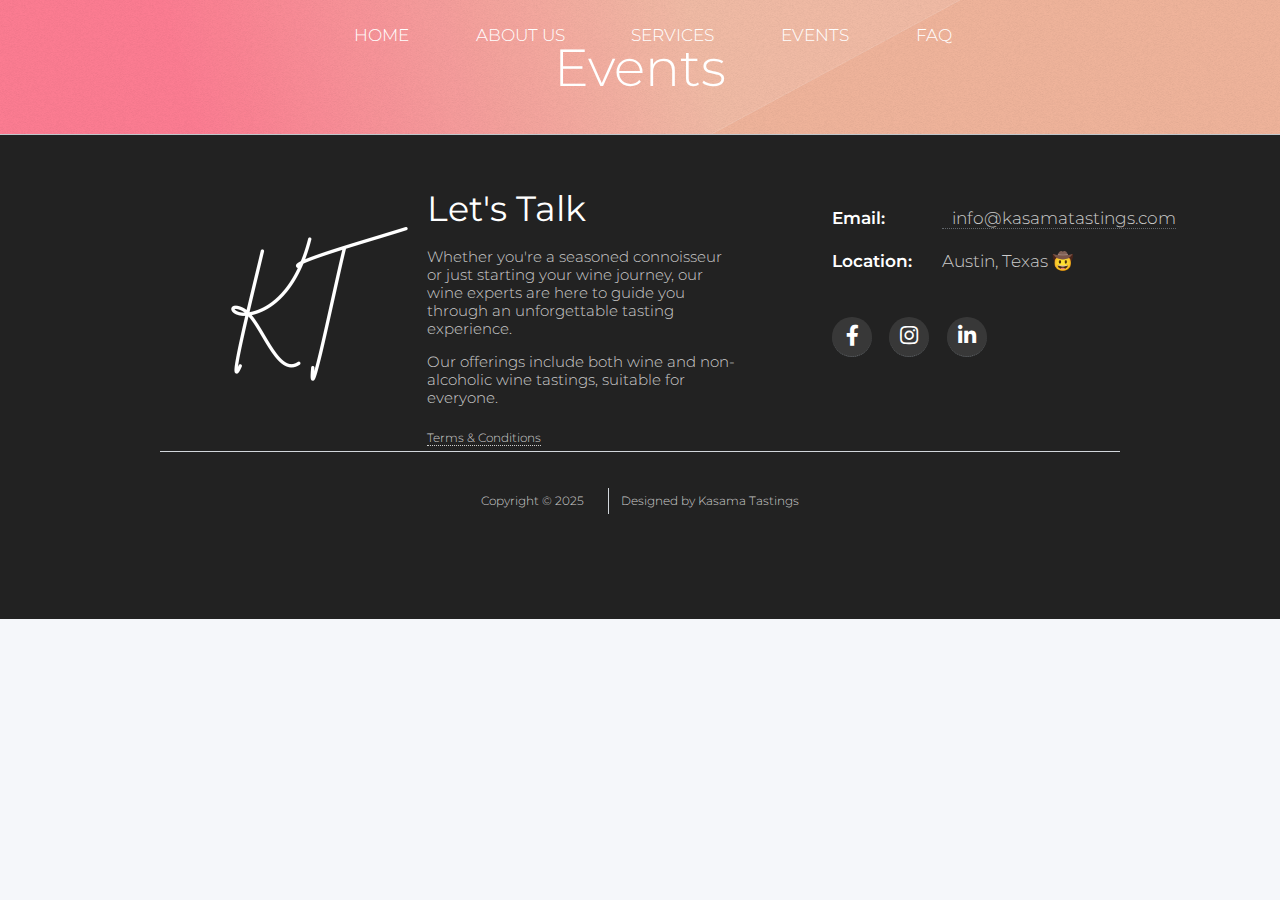
<file: events.html>
<!DOCTYPE HTML>
<html>
	<head>
		<title>Kasama Tastings - Events</title>
		<meta charset="utf-8" />
		<meta name="viewport" content="width=device-width, initial-scale=1, user-scalable=no" />
		<meta name="description" content="Kasama Tastings offers premium wine and non-alcoholic wine tasting experiences in your home. Private events, group tastings, and inclusive options available." />
		<meta name="keywords" content="wine tasting, private wine tasting, non-alcoholic wine, home wine events, kasama tastings" />
		<meta property="og:title" content="Kasama Tastings - Premium Wine Tasting Experiences" />
		<meta property="og:description" content="Discover your wine palate with personalized tasting experiences." />
		<meta property="og:image" content="images/logo.png" />
		<link rel="stylesheet" href="assets/css/main.css" />
		<link rel="stylesheet" href="assets/css/events.css" />
		<link rel="icon" type="image/png" href="images/KT-favicon.png"/>
	</head>
	<body class="events is-preload">
		<div id="page-wrapper">

			<!-- Header -->
			<div id="header-wrapper">
				<div id="header" class="container">

					<!-- Navigation Bar -->
						<nav id="nav">
							<ul>
								<li><a href="index.html">HOME</a></li>
								<li><a href="about.html">ABOUT US</a></li>
								<li><a href="services.html">SERVICES</a></li>
								<li><a href="events.html">EVENTS</a></li>
								<li><a href="faq.html">FAQ</a></li>
							</ul>
						</nav>

				</div>

				<!-- Hero Banner -->
					<section id="hero" class="container">
						<header>
							<h2 class="brittany grow">Events</h2>
						</header>
					</section>

			</div>



			<!-- Footer -->
			<div id="footer-wrapper">
				<div id="footer" class="container">
					<div class="footer-content">
						<!-- Left Column - Logo and Text -->
						<div class="footer-info">
							<div class="footer-logo">
								<img src="images/kt-logo-white.png" alt="Kasama Tastings Logo">
							</div>
							<div class="footer-text">
								<h2>Let's Talk</h2>
								<p>Whether you're a seasoned connoisseur or just starting your wine journey, our wine experts are here to guide you through an unforgettable tasting experience.</p>
								<p>Our offerings include both wine and non-alcoholic wine tastings, suitable for everyone.</p>
								<div class="footer-terms">
									<a href="#">Terms & Conditions</a>
								</div>
							</div>
						</div>

						<!-- Divider for mobile view -->
						<div class="footer-divider"></div>

						<!-- Right Column - Contact Info -->
						<div class="footer-contact">
							<div class="contact-item">
								<div class="contact-label">Email:</div>
								<div class="contact-info"><a href="mailto:info@kasamatastings.com">info@kasamatastings.com</a></div>
							</div>
							<div class="contact-item">
								<div class="contact-label">Location:</div>
								<div class="contact-info">Austin, Texas 🤠</div>
							</div>
							<div class="social-media">
								<a href="https://www.facebook.com/kasamatastings/" target="_blank" class="social-icon facebook"><i class="fab fa-facebook-f"></i></a>
								<a href="https://www.instagram.com/kasamatastings" target="_blank" class="social-icon instagram"><i class="fab fa-instagram"></i></a>
								<a href="https://www.linkedin.com/company/kasamatastings" target="_blank" class="social-icon linkedin"><i class="fab fa-linkedin-in"></i></a>
							</div>
						</div>
					</div>
				</div>
				<div id="copyright" class="container">
					<ul class="menu">
						<li>Copyright &copy; 2025</li>
						<li>Designed by Kasama Tastings</li>
					</ul>
				</div>
			</div>

		</div>

		<!-- Scripts -->
			<script src="assets/js/jquery.min.js"></script>
			<script src="assets/js/jquery.dropotron.min.js"></script>
			<script src="assets/js/browser.min.js"></script>
			<script src="assets/js/breakpoints.min.js"></script>
			<script src="assets/js/util.js"></script>
			<script src="assets/js/main.js"></script>

			<script src="assets/js/stickyheader.js"></script>

	</body>
</html>
</file>
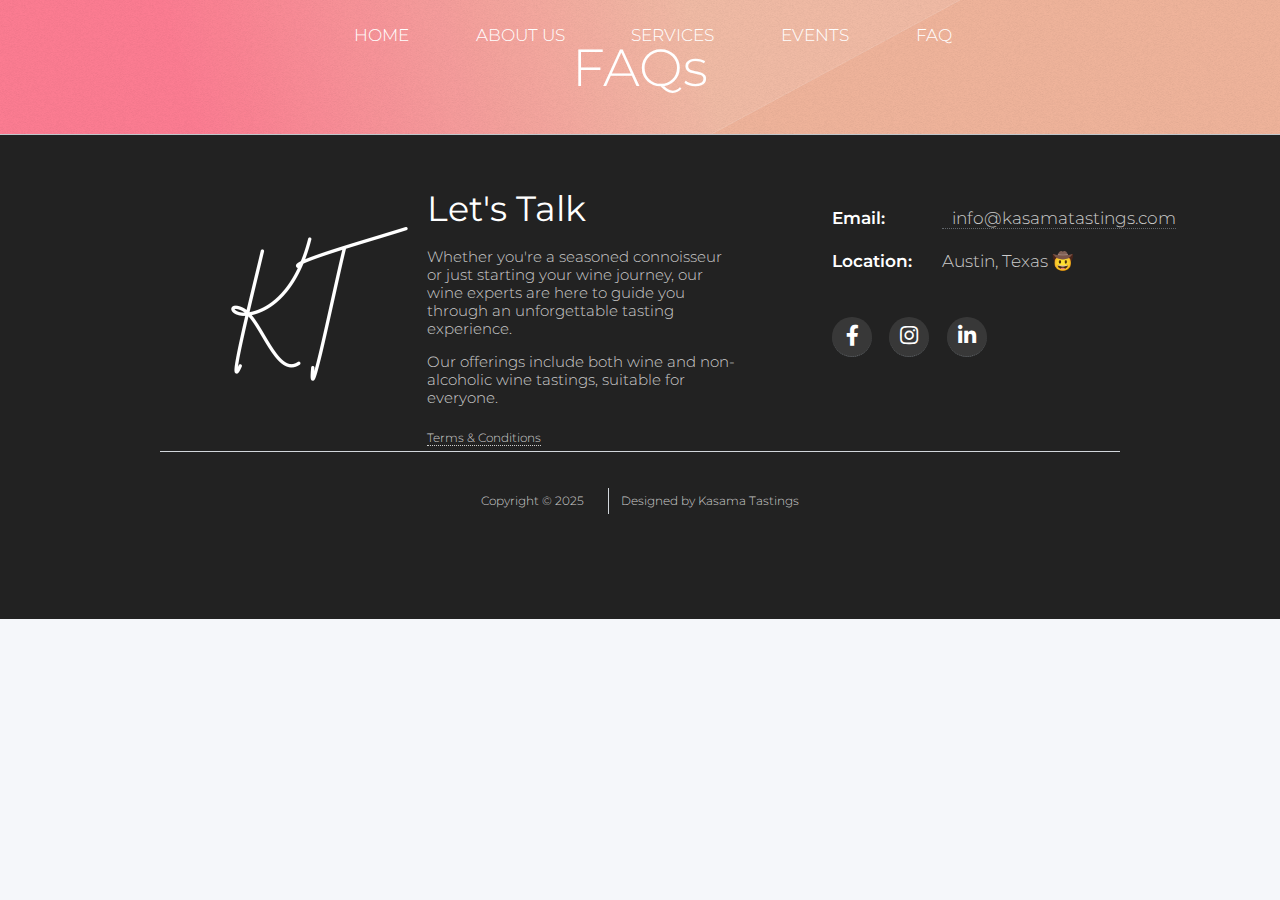
<file: faq.html>
<!DOCTYPE HTML>
<html>
	<head>
		<title>Kasama Tastings - FAQs</title>
		<meta charset="utf-8" />
		<meta name="viewport" content="width=device-width, initial-scale=1, user-scalable=no" />
		<meta name="description" content="Kasama Tastings offers premium wine and non-alcoholic wine tasting experiences in your home. Private events, group tastings, and inclusive options available." />
		<meta name="keywords" content="wine tasting, private wine tasting, non-alcoholic wine, home wine events, kasama tastings" />
		<meta property="og:title" content="Kasama Tastings - Premium Wine Tasting Experiences" />
		<meta property="og:description" content="Discover your wine palate with personalized tasting experiences." />
		<meta property="og:image" content="images/logo.png" />
		<link rel="stylesheet" href="assets/css/main.css" />
		<link rel="stylesheet" href="assets/css/faq.css" />
		<link rel="icon" type="image/png" href="images/KT-favicon.png"/>
	</head>
	<body class="faq is-preload">
		<div id="page-wrapper">

			<!-- Header -->
			<div id="header-wrapper">
				<div id="header" class="container">

					<!-- Navigation Bar -->
						<nav id="nav">
							<ul>
								<li><a href="index.html">HOME</a></li>
								<li><a href="about.html">ABOUT US</a></li>
								<li><a href="services.html">SERVICES</a></li>
								<li><a href="events.html">EVENTS</a></li>
								<li><a href="faq.html">FAQ</a></li>
							</ul>
						</nav>

				</div>

				<!-- Hero Banner -->
					<section id="hero" class="container">
						<header>
							<h2 class="brittany grow">FAQs</h2>
						</header>
					</section>

			</div>



			<!-- Footer -->
			<div id="footer-wrapper">
				<div id="footer" class="container">
					<div class="footer-content">
						<!-- Left Column - Logo and Text -->
						<div class="footer-info">
							<div class="footer-logo">
								<img src="images/kt-logo-white.png" alt="Kasama Tastings Logo">
							</div>
							<div class="footer-text">
								<h2>Let's Talk</h2>
								<p>Whether you're a seasoned connoisseur or just starting your wine journey, our wine experts are here to guide you through an unforgettable tasting experience.</p>
								<p>Our offerings include both wine and non-alcoholic wine tastings, suitable for everyone.</p>
								<div class="footer-terms">
									<a href="#">Terms & Conditions</a>
								</div>
							</div>
						</div>

						<!-- Divider for mobile view -->
						<div class="footer-divider"></div>

						<!-- Right Column - Contact Info -->
						<div class="footer-contact">
							<div class="contact-item">
								<div class="contact-label">Email:</div>
								<div class="contact-info"><a href="mailto:info@kasamatastings.com">info@kasamatastings.com</a></div>
							</div>
							<div class="contact-item">
								<div class="contact-label">Location:</div>
								<div class="contact-info">Austin, Texas 🤠</div>
							</div>
							<div class="social-media">
								<a href="https://www.facebook.com/kasamatastings/" target="_blank" class="social-icon facebook"><i class="fab fa-facebook-f"></i></a>
								<a href="https://www.instagram.com/kasamatastings" target="_blank" class="social-icon instagram"><i class="fab fa-instagram"></i></a>
								<a href="https://www.linkedin.com/company/kasamatastings" target="_blank" class="social-icon linkedin"><i class="fab fa-linkedin-in"></i></a>
							</div>
						</div>
					</div>
				</div>
				<div id="copyright" class="container">
					<ul class="menu">
						<li>Copyright &copy; 2025</li>
						<li>Designed by Kasama Tastings</li>
					</ul>
				</div>
			</div>

		</div>

		<!-- Scripts -->
			<script src="assets/js/jquery.min.js"></script>
			<script src="assets/js/jquery.dropotron.min.js"></script>
			<script src="assets/js/browser.min.js"></script>
			<script src="assets/js/breakpoints.min.js"></script>
			<script src="assets/js/util.js"></script>
			<script src="assets/js/main.js"></script>

			<script src="assets/js/stickyheader.js"></script>

	</body>
</html>
</file>
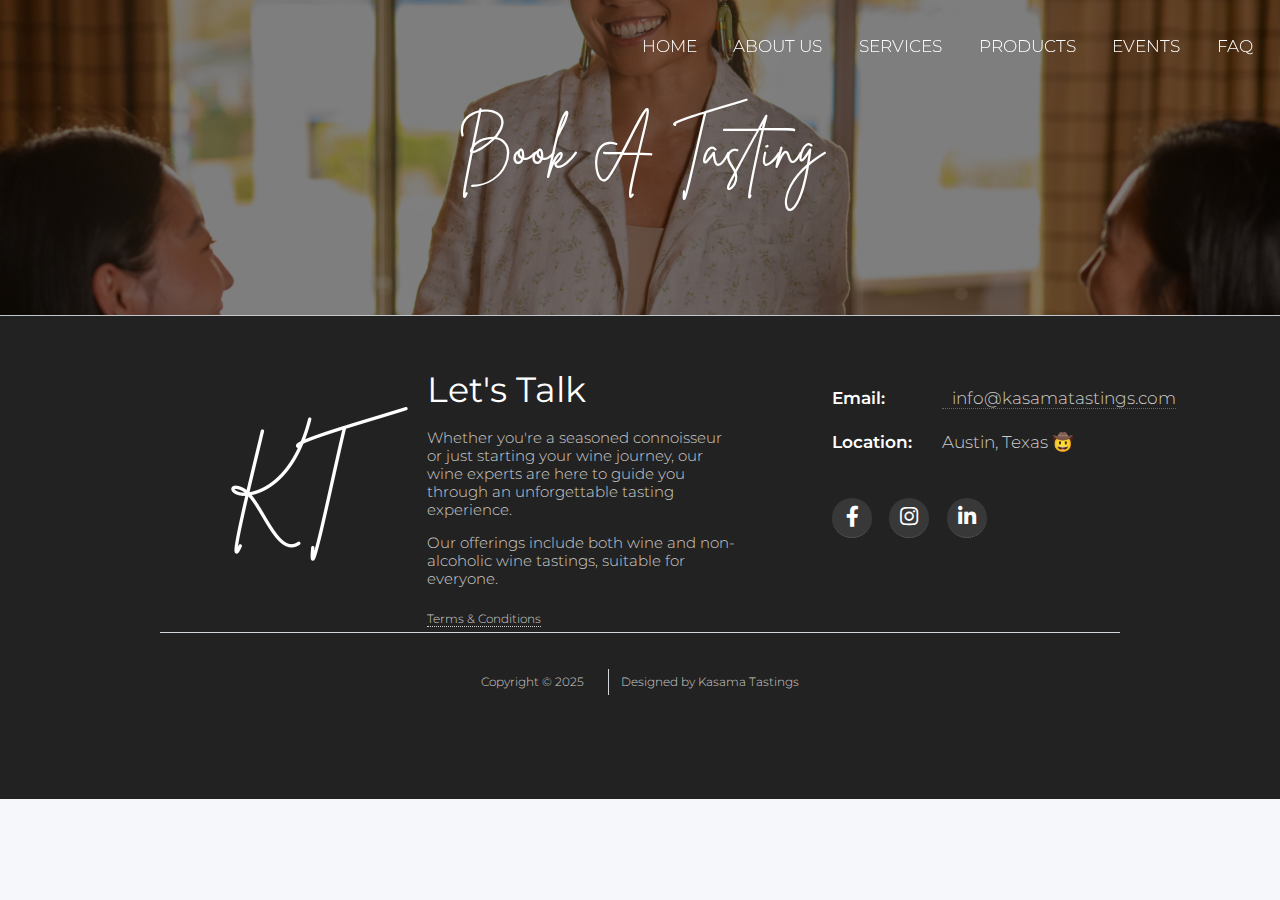
<file: kt-booktasting.html>
<!DOCTYPE HTML>
<html>
	<head>
		<title>Kasama Tastings - Book A Tasting</title>
		<meta charset="utf-8" />
		<meta name="viewport" content="width=device-width, initial-scale=1, user-scalable=no" />
		<meta name="description" content="Kasama Tastings offers premium wine and non-alcoholic wine tasting experiences in your home. Private events, group tastings, and inclusive options available." />
		<meta name="keywords" content="wine tasting, private wine tasting, non-alcoholic wine, home wine events, kasama tastings" />
		<meta property="og:title" content="Kasama Tastings - Premium Wine Tasting Experiences" />
		<meta property="og:description" content="Discover your wine palate with personalized tasting experiences." />
		<meta property="og:image" content="images/logo.png" />
		<link rel="stylesheet" href="assets/css/main.css" />
        <link rel="stylesheet" href="assets/css/header.css" />
		<link rel="stylesheet" href="assets/css/booktasting.css" />
		<link rel="icon" type="image/png" href="images/KT-favicon.png"/>
	</head>
	<body class="products is-preload">
		<div id="page-wrapper">

			<!-- Header -->
			<div id="header-wrapper">
				<div id="header" class="container">

					<!-- Navigation Bar -->
						<nav id="nav">
							<ul>
								<li><a href="kt-home.html">HOME</a></li>
								<li><a href="kt-about.html">ABOUT US</a></li>
								<li><a href="kt-services.html">SERVICES</a></li>
                                <li><a href="kt-products.html">PRODUCTS</a></li>
								<li><a href="kt-events.html">EVENTS</a></li>
								<li><a href="kt-faq.html">FAQ</a></li>
							</ul>
						</nav>

				</div>

				<!-- Hero Banner -->
					<section id="hero" class="container">
						<header>
							<h2 class="brittany grow">Book A Tasting</h2>
						</header>
					</section>

			</div>

			<!-- Calendly inline widget begin -->
			<div class="calendly-inline-widget" 
				data-url="https://calendly.com/kasamatastings/30min?hide_gdpr_banner=1&primary_color=6e996d" 
				data-resize="true" 
				style="min-width:320px;">
			</div>
			

			<!-- Footer -->
			<div id="footer-wrapper">
				<div id="footer" class="container">
					<div class="footer-content">
						<!-- Left Column - Logo and Text -->
						<div class="footer-info">
							<div class="footer-logo">
								<img src="images/kt-logo-white.png" alt="Kasama Tastings Logo">
							</div>
							<div class="footer-text">
								<h2>Let's Talk</h2>
								<p>Whether you're a seasoned connoisseur or just starting your wine journey, our wine experts are here to guide you through an unforgettable tasting experience.</p>
								<p>Our offerings include both wine and non-alcoholic wine tastings, suitable for everyone.</p>
								<div class="footer-terms">
									<a href="kt-terms.html">Terms & Conditions</a>
								</div>
							</div>
						</div>

						<!-- Divider for mobile view -->
						<div class="footer-divider"></div>

						<!-- Right Column - Contact Info -->
						<div class="footer-contact">
							<div class="contact-item">
								<div class="contact-label">Email:</div>
								<div class="contact-info"><a href="mailto:info@kasamatastings.com">info@kasamatastings.com</a></div>
							</div>
							<div class="contact-item">
								<div class="contact-label">Location:</div>
								<div class="contact-info">Austin, Texas 🤠</div>
							</div>
							<div class="social-media">
								<a href="https://www.facebook.com/kasamatastings/" target="_blank" class="social-icon facebook"><i class="fab fa-facebook-f"></i></a>
								<a href="https://www.instagram.com/kasamatastings" target="_blank" class="social-icon instagram"><i class="fab fa-instagram"></i></a>
								<a href="https://www.linkedin.com/company/kasamatastings" target="_blank" class="social-icon linkedin"><i class="fab fa-linkedin-in"></i></a>
							</div>
						</div>
					</div>
				</div>
				<div id="copyright" class="container">
					<ul class="menu">
						<li>Copyright &copy; 2025</li>
						<li>Designed by Kasama Tastings</li>
					</ul>
				</div>
			</div>

		</div>

		<!-- Scripts -->
			<script src="assets/js/jquery.min.js"></script>
			<script src="assets/js/jquery.dropotron.min.js"></script>
			<script src="assets/js/browser.min.js"></script>
			<script src="assets/js/breakpoints.min.js"></script>
			<script src="assets/js/util.js"></script>
			<script src="assets/js/main.js"></script>

			<script src="assets/js/stickyheader.js"></script>
			<script type="text/javascript" src="https://assets.calendly.com/assets/external/widget.js" async></script>

	</body>
</html>
</file>
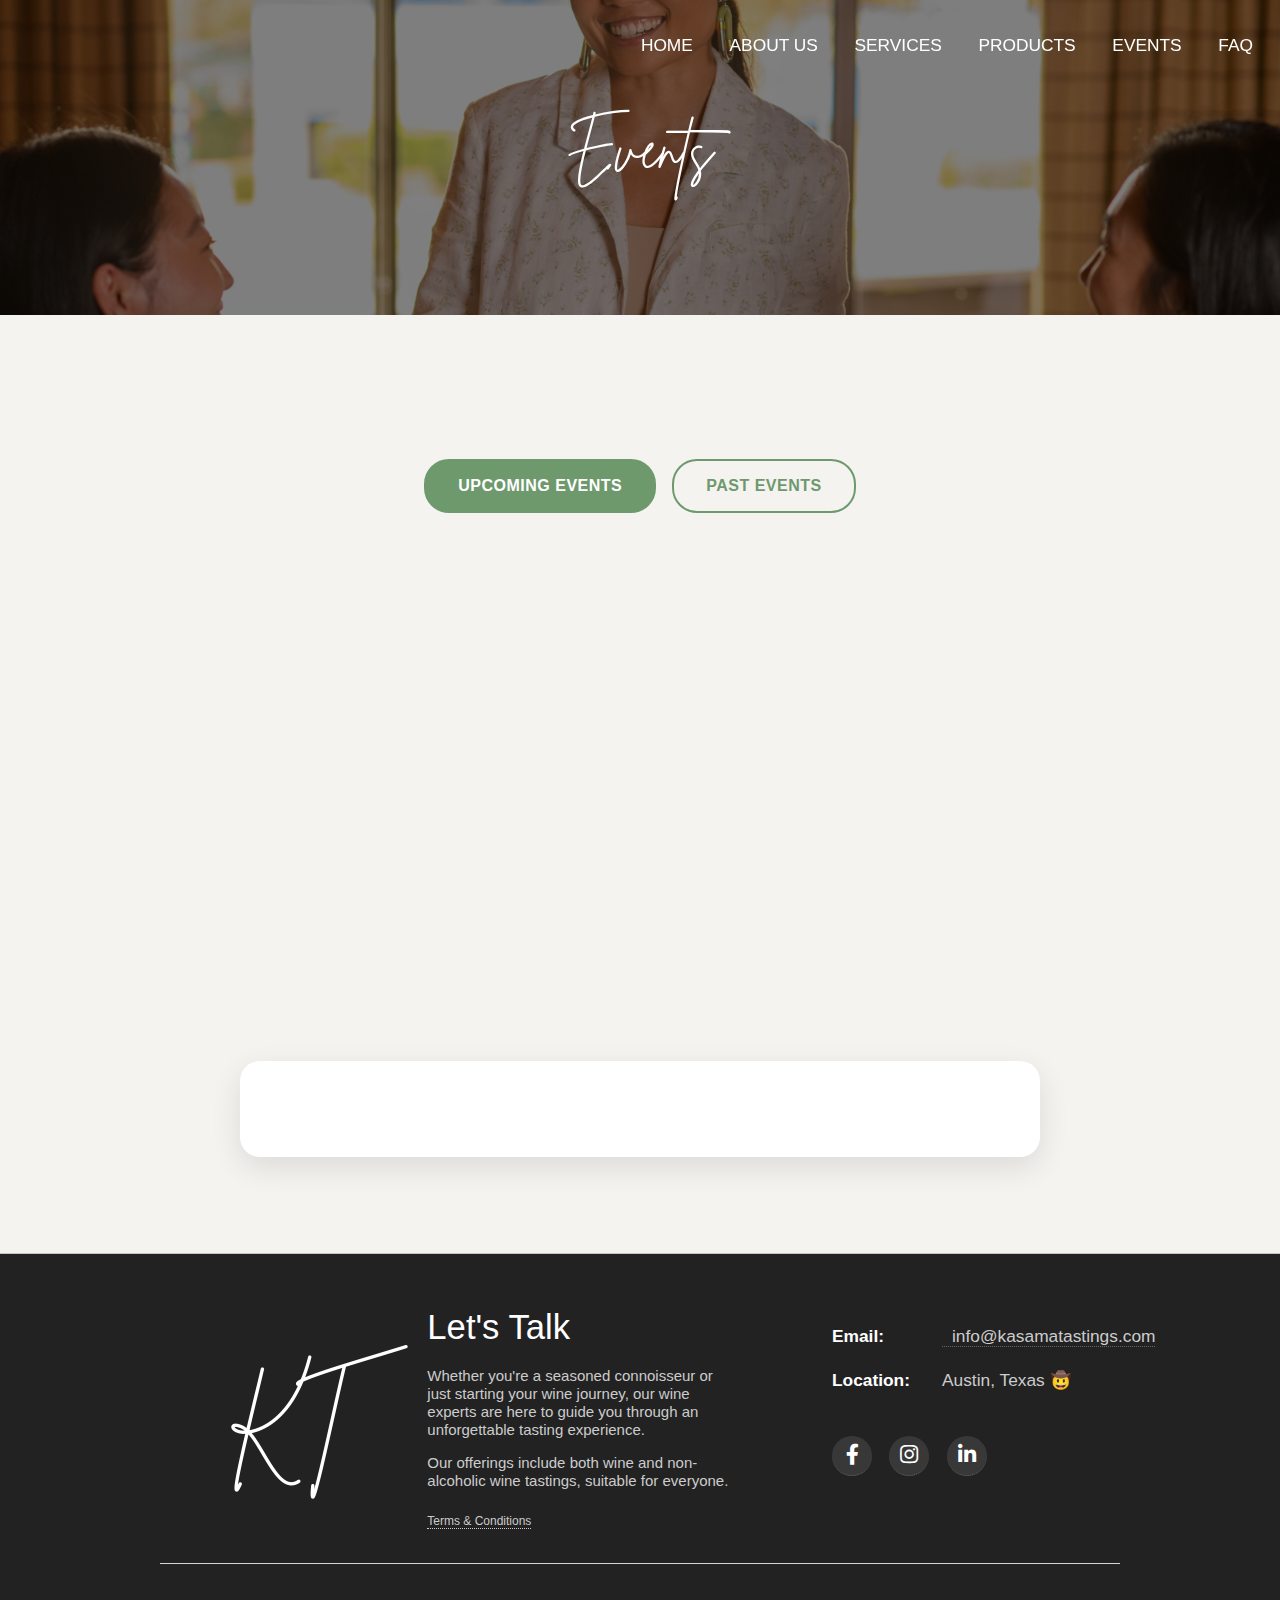
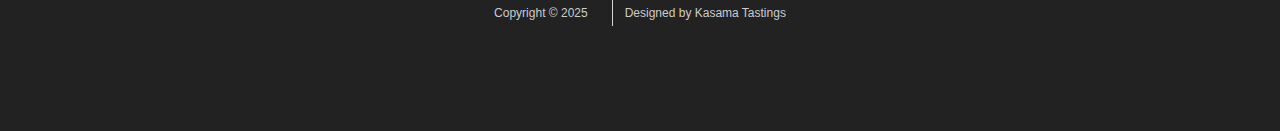
<file: kt-events.html>
<!DOCTYPE HTML>
<html>
	<head>
		<title>Kasama Tastings - Events</title>
		<meta charset="utf-8" />
		<meta name="viewport" content="width=device-width, initial-scale=1, user-scalable=no" />
		<meta http-equiv="Content-Security-Policy" content="default-src 'self' https: 'unsafe-inline' 'unsafe-eval'; script-src 'self' https: 'unsafe-inline' 'unsafe-eval'; style-src 'self' https: 'unsafe-inline'; font-src 'self' https:; img-src 'self' https: data:; connect-src 'self' https:; frame-src https:;">

		<meta name="description" content="Join public wine tasting events in Austin hosted by certified sommelier Kristine Viray Lai. Past events include non-alcoholic tastings, wine & chocolate pairings, and seasonal celebrations." />
		<meta name="keywords" content="wine events Austin, public wine tasting Austin, wine tasting calendar Austin, wine events near me, Austin wine calendar, sommelier events Austin, non-alcoholic wine events" />

		<!-- Location-based SEO -->
		<meta name="geo.region" content="US-TX" />
		<meta name="geo.placename" content="Austin" />
		<meta name="geo.position" content="30.2672;-97.7431" />
		<meta name="ICBM" content="30.2672, -97.7431" />

		<!-- Author and Business Info -->
		<meta name="author" content="Kasama Tastings" />
		<meta name="robots" content="index, follow" />
		<meta name="language" content="English" />

		<!-- Enhanced Open Graph Tags -->
		<meta property="og:type" content="website" />
		<meta property="og:title" content="Wine Tasting Events Austin | Public Wine Events | Kasama Tastings" />
		<meta property="og:description" content="Join public wine tasting events in Austin hosted by certified sommelier. Past events include non-alcoholic tastings and wine & chocolate pairings." />
		<meta property="og:image" content="https://kasamatastings.com/images/events-59.png" />
		<meta property="og:url" content="https://kasamatastings.com/kt-events.html" />
		<meta property="og:site_name" content="Kasama Tastings" />
		<meta property="og:locale" content="en_US" />

		<!-- Twitter Cards -->
		<meta name="twitter:card" content="summary_large_image" />
		<meta name="twitter:title" content="Wine Tasting Events Austin | Public Wine Events" />
		<meta name="twitter:description" content="Join public wine tasting events in Austin hosted by certified sommelier. Past events include non-alcoholic tastings and wine pairings." />
		<meta name="twitter:image" content="https://kasamatastings.com/images/events-59.png" />

		<!-- Events Schema Markup -->
		<script type="application/ld+json">
			{
				"@context": "https://schema.org",
				"@type": "EventSeries",
				"name": "Kasama Tastings Wine Events",
				"description": "Public wine tasting events in Austin, Texas featuring both alcoholic and non-alcoholic wine experiences",
				"organizer": {
					"@type": "LocalBusiness",
					"name": "Kasama Tastings",
					"address": {
						"@type": "PostalAddress",
						"addressLocality": "Austin",
						"addressRegion": "TX",
						"addressCountry": "US"
					}
				},
				"location": {
					"@type": "Place",
					"name": "Austin, Texas",
					"address": {
						"@type": "PostalAddress",
						"addressLocality": "Austin",
						"addressRegion": "TX",
						"addressCountry": "US"
					}
				},
				"url": "https://kasamatastings.com/kt-events.html"
			}
			</script>

		<!-- Canonical URL -->
		<link rel="canonical" href="https://kasamatastings.com/kt-events.html" />

		<link rel="stylesheet" href="assets/css/main.css" />
		<link rel="stylesheet" href="assets/css/header.css" />
		<link rel="stylesheet" href="assets/css/events.css" />
		<link rel="icon" type="image/png" href="images/KT-favicon.png"/>
		<!-- Proper Flodesk Script -->
		<script>
			(function(w, d, t, h, s, n) {
				w.FlodeskObject = n;
				var fn = function() {
				(w[n].q = w[n].q || []).push(arguments);
				};
				w[n] = w[n] || fn;
				var f = d.getElementsByTagName(t)[0];
				var v = '?v=' + Math.floor(new Date().getTime() / (120 * 1000)) * 60;
				var sm = d.createElement(t);
				sm.async = true;
				sm.type = 'module';
				sm.src = h + s + '.mjs' + v;
				f.parentNode.insertBefore(sm, f);
				var sn = d.createElement(t);
				sn.async = true;
				sn.noModule = true;
				sn.src = h + s + '.js' + v;
				f.parentNode.insertBefore(sn, f);
			})(window, document, 'script', 'https://assets.flodesk.com', '/universal', 'fd');
			</script>
	</head>
	<body class="events is-preload">
		<div id="page-wrapper">

			<!-- Header -->
			<div id="header-wrapper">
				<div id="header" class="container">

					<!-- Navigation Bar -->
						<nav id="nav">
							<ul>
								<li><a href="index.html">HOME</a></li>
								<li><a href="kt-about.html">ABOUT US</a></li>
								<li><a href="kt-services.html">SERVICES</a></li>
                                <li><a href="kt-products.html">PRODUCTS</a></li>
								<li><a href="kt-events.html">EVENTS</a></li>
								<li><a href="kt-faq.html">FAQ</a></li>
							</ul>
						</nav>

				</div>

				<!-- Hero Banner -->
					<section id="hero" class="container">
						<header>
							<h2 class="brittany grow">Events</h2>
						</header>
					</section>

			</div>

			<!-- Main Events Content -->
			<main class="events-main">
				<div class="container">

					<!-- Events Introduction -->
					<section class="events-intro">
						<!-- Event Tabs -->
						<div class="event-tabs">
							<button class="tab-btn active" data-tab="upcoming">Upcoming Events</button>
							<button class="tab-btn" data-tab="past">Past Events</button>
						</div>
					</section>
			
					<!-- Upcoming Events Section -->
					<section class="events-grid active" id="upcoming-events">

						<!-- IF upcoming-events section is empty -->
						<div class="no-events-message">
							<div class="no-events-content">
								<i class="fas fa-calendar-plus"></i>
								<h3 class="brittany">No Upcoming Events</h3>
								<p>Stay tuned! We're planning exciting wine tasting events.</p>
							</div>
						</div>
						
						<!-- Event 1: N/A Wine Tasting -->
						<!-- <div class="event-card">
							<div class="event-image">
								<img src="images/events-419.png" alt="Non-Alcoholic Wine Tasting Event" />
								<div class="event-date-badge">
									<span class="month">APR</span>
									<span class="day">19</span>
								</div>
							</div>
							<div class="event-content">
								<div class="event-header">
									<h3>Non-Alcoholic Wine Tasting at Dear Dry Drinkery</h3>
									<div class="event-meta">
										<div class="event-time">
											<i class="fas fa-clock"></i>
											<span>Saturday, April 19 | 6:00 PM</span>
										</div>
										<div class="event-location">
											<i class="fas fa-map-marker-alt"></i>
											<span>Dear Dry Drinkery</span>
										</div>
									</div>
								</div>
								
								<p class="event-description">
									Join us for a special spring-inspired non-alcoholic wine tasting led by the sommelier behind Kasama Tastings. Celebrate the season with expertly curated alcohol-free wines.
								</p>
								
								<div class="event-highlights">
									<h4>What's Included:</h4>
									<ul>
										<li>Full pours of four hand-selected non-alcoholic wines</li>
										<li>Thoughtfully paired charcuterie board by The Board Bae</li>
										<li>Bright spring atmosphere and expert guidance</li>
									</ul>
								</div>
								
								<div class="event-actions">
									<a href="#" class="btn event-btn primary">BOOK TICKETS</a>
								</div>
							</div>
						</div> -->
			
						<!-- Event 2: Bottles & Bonbons -->
						<!-- <div class="event-card">
							<div class="event-image">
								<img src="images/events-59.png" alt="Mother's Day Wine and Chocolate Experience" />
								<div class="event-date-badge">
									<span class="month">MAY</span>
									<span class="day">9</span>
								</div>
							</div>
							<div class="event-content">
								<div class="event-header">
									<h3>Bottles & Bonbons: Mother's Day Wine and Chocolate Experience</h3>
									<div class="event-meta">
										<div class="event-time">
											<i class="fas fa-clock"></i>
											<span>Friday, May 9 | 5:00 PM</span>
										</div>
										<div class="event-location">
											<i class="fas fa-map-marker-alt"></i>
											<span>Cinful Sweets with Kasama Tastings</span>
										</div>
									</div>
								</div>
								
								<p class="event-description">
									Treat your mom (or yourself!) to an experience filled with decadent flavors and sweet memories. Indulge in handcrafted chocolates and perfectly paired wines.
								</p>
								
								<div class="event-highlights">
									<h4>What's Included:</h4>
									<ul>
										<li>Guided tasting of four wines or non-alcoholic wines</li>
										<li>Four handcrafted chocolates from Cinful Sweets</li>
										<li>Expert insights on pairing techniques</li>
										<li>Elegant Mother's Day celebration atmosphere</li>
									</ul>
								</div>
								
								<div class="event-actions">
									<a href="#" class="btn event-btn primary">BOOK TICKETS</a>
								</div>
							</div>
						</div> -->
			
					</section>
			
					<!-- Past Events Section -->
					<section class="events-grid" id="past-events">
						
						<!-- Past Event 1: May 9th, 2025 - Bottles & Bonbons -->
						<div class="event-card past-event">
							<div class="event-image">
								<img src="images/events-59.png" alt="Mother's Day Wine and Chocolate Experience" />
								<div class="past-badge">PAST EVENT</div>
								<div class="event-date-badge past">
									<span class="month">May</span>
									<span class="day">9</span>
								</div>
							</div>
							<div class="event-content">
								<div class="event-header">
									<h3>Bottles & Bonbons: Mother's Day Wine and Chocolate Experience</h3>
									<div class="event-meta">
										<div class="event-time">
											<i class="fas fa-calendar-check"></i>
											<span>May 9, 2025 | SOLD OUT</span>
										</div>
										<div class="event-location">
											<i class="fas fa-map-marker-alt"></i>
											<span>Cinful Sweets</span>
										</div>
									</div>
								</div>
								
								<p class="event-description">
									Treat your mom (or yourself!) to an experience filled with decadent flavors and sweet memories. Indulge in handcrafted chocolates and perfectly paired wines.
								</p>
								
							</div>
						</div>
			
						<!-- Past Event 2: April 19th, 2025 - N/A Wine Tasting -->
						<div class="event-card past-event">
							<div class="event-image">
								<img src="images/events-419.png" alt="Non-Alcoholic Wine Tasting Event" />
								<div class="past-badge">PAST EVENT</div>
								<div class="event-date-badge past">
									<span class="month">APR</span>
									<span class="day">19</span>
								</div>
							</div>
							<div class="event-content">
								<div class="event-header">
									<h3>Non-Alcoholic Wine Tasting at Dear Dry Drinkery</h3>
									<div class="event-meta">
										<div class="event-time">
											<i class="fas fa-calendar-check"></i>
											<span>April 19, 2025 | SOLD OUT</span>
										</div>
										<div class="event-location">
											<i class="fas fa-map-marker-alt"></i>
											<span>Dear Dry Drinkery</span>
										</div>
									</div>
								</div>
								
								<p class="event-description">
									Join us for a special spring-inspired non-alcoholic wine tasting led by the sommelier behind Kasama Tastings. Celebrate the season with expertly curated alcohol-free wines.
								</p>
							
							</div>
						</div>
			
						<!-- Past Event 3: DATE-EVENT -->
						<!-- Past Event 4: DATE-EVENT -->
						<!-- Past Event 5: DATE-EVENT -->

			
					</section>


				</div>
					<div class="container">
						<!-- Newsletter Signup -->
						<section class="newsletter-section">

								<!-- Flodesk Form Container -->
								<div class="flodesk-form-container">
									<div id="fd-form-683a43a108dbbb76560b1774"></div>
									<script>
										window.fd('form', {
											formId: '683a43a108dbbb76560b1774',
											containerEl: '#fd-form-683a43a108dbbb76560b1774'
										});
									</script>
								</div>
								
						</section>
					</div>

			</main>



			<!-- Footer -->
			<div id="footer-wrapper">
				<div id="footer" class="container">
					<div class="footer-content">
						<!-- Left Column - Logo and Text -->
						<div class="footer-info">
							<div class="footer-logo">
								<img src="images/kt-logo-white.png" alt="Kasama Tastings Logo">
							</div>
							<div class="footer-text">
								<h2>Let's Talk</h2>
								<p>Whether you're a seasoned connoisseur or just starting your wine journey, our wine experts are here to guide you through an unforgettable tasting experience.</p>
								<p>Our offerings include both wine and non-alcoholic wine tastings, suitable for everyone.</p>
								<div class="footer-terms">
									<a href="kt-terms.html">Terms & Conditions</a>
								</div>
							</div>
						</div>

						<!-- Divider for mobile view -->
						<div class="footer-divider"></div>

						<!-- Right Column - Contact Info -->
						<div class="footer-contact">
							<div class="contact-item">
								<div class="contact-label">Email:</div>
								<div class="contact-info"><a href="mailto:info@kasamatastings.com">info@kasamatastings.com</a></div>
							</div>
							<div class="contact-item">
								<div class="contact-label">Location:</div>
								<div class="contact-info">Austin, Texas 🤠</div>
							</div>
							<div class="social-media">
								<a href="https://www.facebook.com/kasamatastings/" target="_blank" class="social-icon facebook"><i class="fab fa-facebook-f"></i></a>
								<a href="https://www.instagram.com/kasamatastings" target="_blank" class="social-icon instagram"><i class="fab fa-instagram"></i></a>
								<a href="https://www.linkedin.com/company/kasamatastings" target="_blank" class="social-icon linkedin"><i class="fab fa-linkedin-in"></i></a>
							</div>
						</div>
					</div>
				</div>
				<div id="copyright" class="container">
					<ul class="menu">
						<li>Copyright &copy; 2025</li>
						<li>Designed by Kasama Tastings</li>
					</ul>
				</div>
			</div>

		</div>

		<!-- Scripts -->
			<script src="assets/js/jquery.min.js"></script>
			<script src="assets/js/jquery.dropotron.min.js"></script>
			<script src="assets/js/browser.min.js"></script>
			<script src="assets/js/breakpoints.min.js"></script>
			<script src="assets/js/util.js"></script>
			<script src="assets/js/main.js"></script>

			<script src="assets/js/stickyheader.js"></script>
			<script src="assets/js/events.js"></script>

	</body>
</html>
</file>
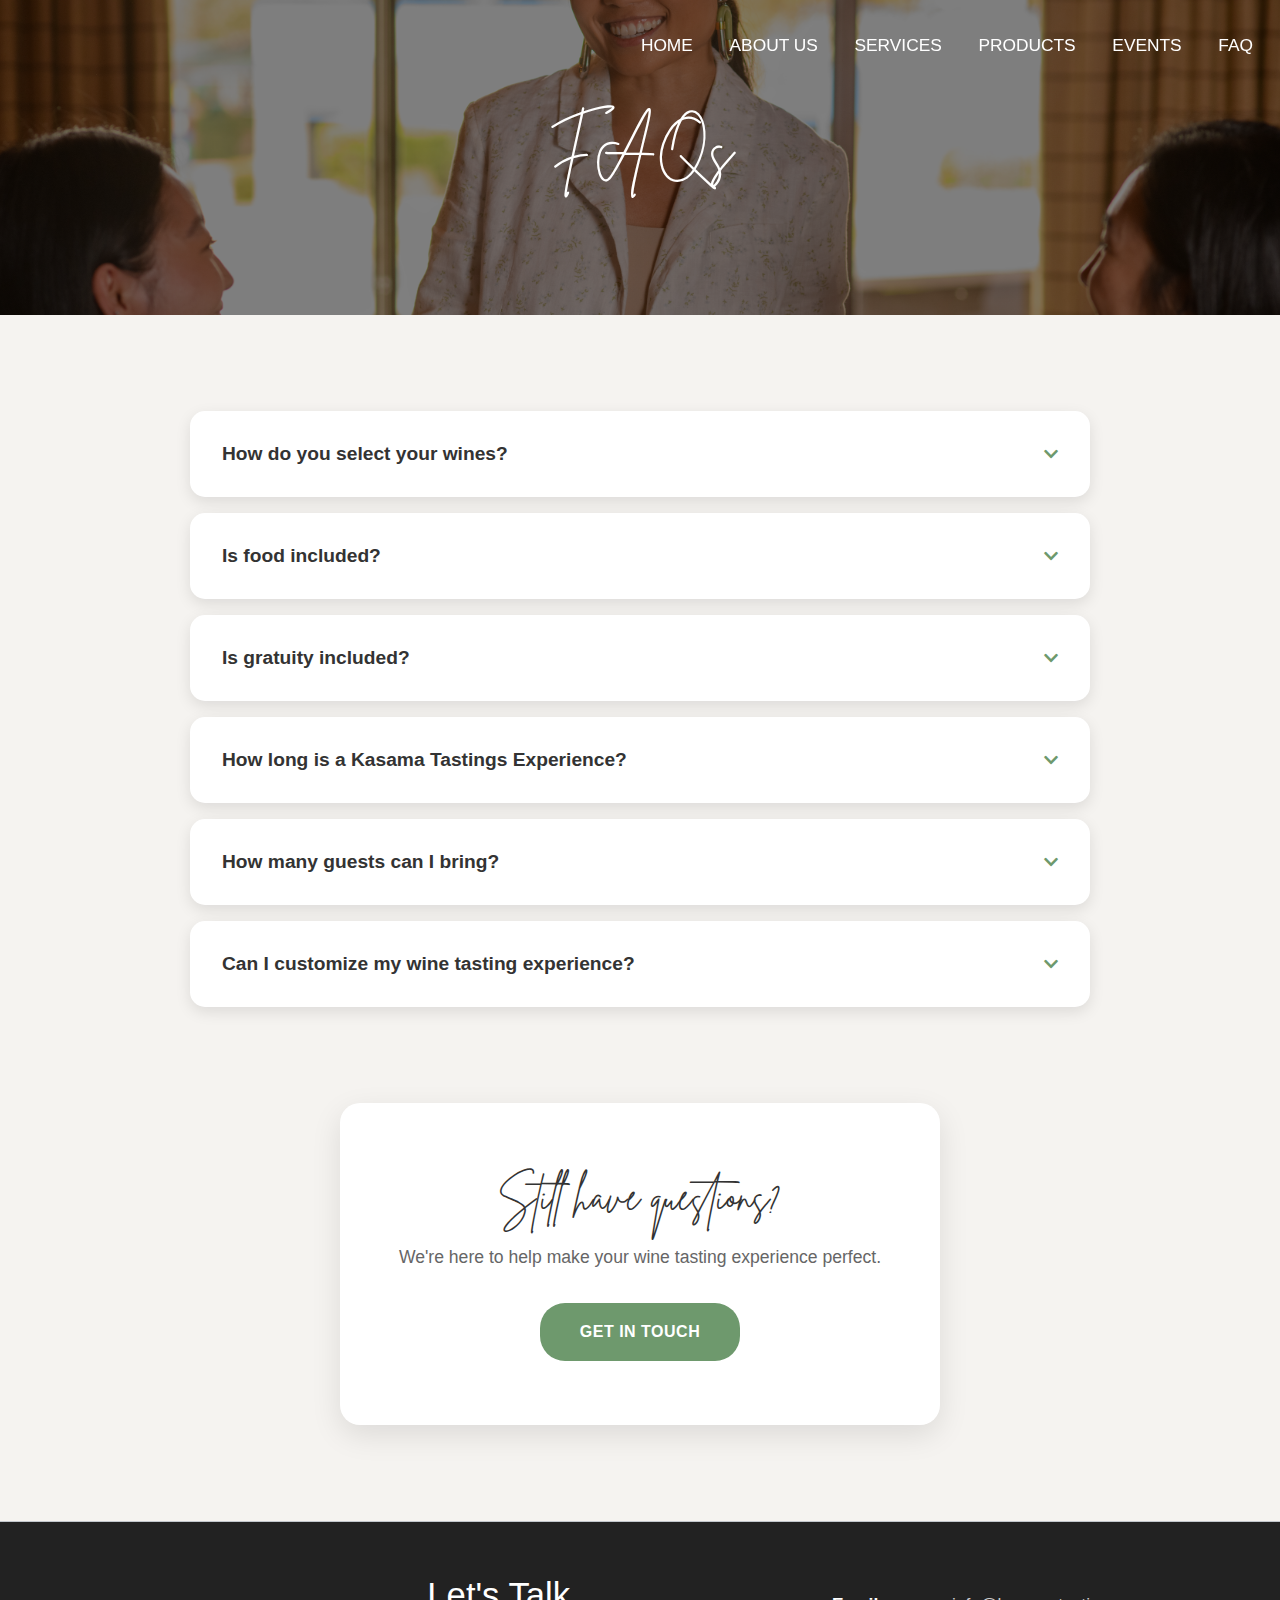
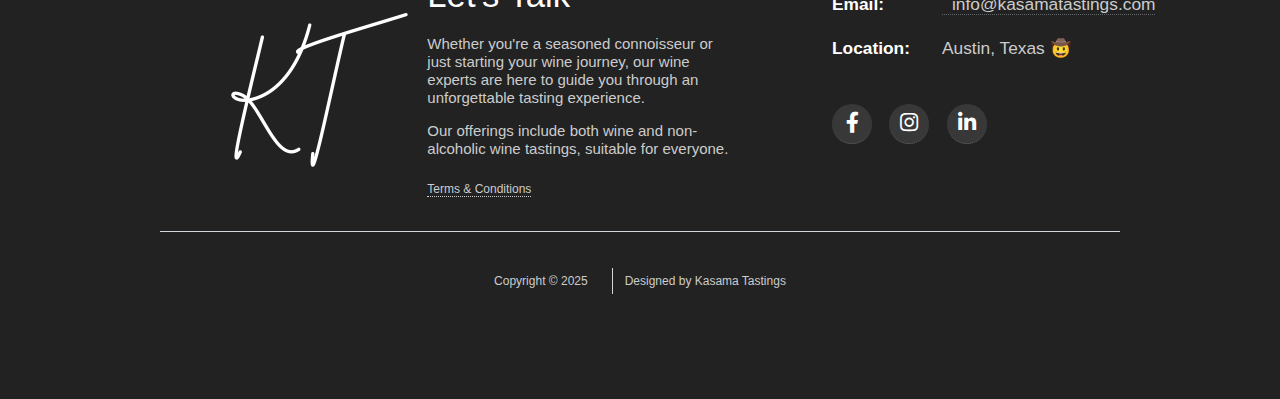
<file: kt-faq.html>
<!DOCTYPE HTML>
<html>
	<head>
		<!-- Google tag (gtag.js) -->
		<script async src="https://www.googletagmanager.com/gtag/js?id=G-G3SZQKWL3V"></script>
		<script>
		window.dataLayer = window.dataLayer || [];
		function gtag(){dataLayer.push(arguments);}
		gtag('js', new Date());

		gtag('config', 'G-G3SZQKWL3V');
		</script>

		<title>Kasama Tastings - FAQs</title>
		<meta charset="utf-8" />
		<meta name="viewport" content="width=device-width, initial-scale=1, user-scalable=no" />
		<meta http-equiv="Content-Security-Policy" content="default-src 'self' https: 'unsafe-inline' 'unsafe-eval'; script-src 'self' https: 'unsafe-inline' 'unsafe-eval'; style-src 'self' https: 'unsafe-inline'; font-src 'self' https:; img-src 'self' https: data:; connect-src 'self' https:; frame-src https:;">

		<meta name="description" content="Frequently asked questions about wine tasting experiences in Austin. Learn about group sizes, pricing, duration, customization options, and what to expect from Kasama Tastings." />
		<meta name="keywords" content="wine tasting FAQ Austin, wine tasting questions, private wine tasting pricing, wine tasting group size, wine tasting duration, Austin sommelier FAQ, wine tasting what to expect" />
    
		<!-- Location-based SEO -->
		<meta name="geo.region" content="US-TX" />
		<meta name="geo.placename" content="Austin" />
		<meta name="geo.position" content="30.2672;-97.7431" />
		<meta name="ICBM" content="30.2672, -97.7431" />
		
		<!-- Author and Business Info -->
		<meta name="author" content="Kasama Tastings" />
		<meta name="robots" content="index, follow" />
		<meta name="language" content="English" />
		
		<!-- Enhanced Open Graph Tags -->
		<meta property="og:type" content="website" />
		<meta property="og:title" content="Wine Tasting FAQ Austin | Common Questions | Kasama Tastings" />
		<meta property="og:description" content="Get answers to common questions about wine tasting experiences in Austin. Learn about group sizes, pricing, duration, and customization options." />
		<meta property="og:image" content="https://kasamatastings.com/images/logo.png" />
		<meta property="og:url" content="https://kasamatastings.com/kt-faq.html" />
		<meta property="og:site_name" content="Kasama Tastings" />
		<meta property="og:locale" content="en_US" />
		
		<!-- Twitter Cards -->
		<meta name="twitter:card" content="summary_large_image" />
		<meta name="twitter:title" content="Wine Tasting FAQ Austin | Common Questions" />
		<meta name="twitter:description" content="Get answers to common questions about wine tasting experiences in Austin. Learn about group sizes, pricing, and customization options." />
		<meta name="twitter:image" content="https://kasamatastings.com/images/logo.png" />
    
		<!-- HowTo Schema for Wine Tasting -->
		<script type="application/ld+json">
		{
			"@context": "https://schema.org",
			"@type": "HowTo",
			"name": "How to Book a Wine Tasting Experience",
			"description": "Learn how to book and prepare for your wine tasting experience with Kasama Tastings in Austin",
			"step": [
				{
					"@type": "HowToStep",
					"name": "Contact Us",
					"text": "Reach out via email or our booking form to discuss your preferences and available dates."
				},
				{
					"@type": "HowToStep",
					"name": "Customize Your Experience",
					"text": "Share your wine preferences, group size, dietary restrictions, and any special themes or occasions."
				},
				{
					"@type": "HowToStep",
					"name": "Prepare Your Space",
					"text": "We'll handle setup and cleanup, but ensure you have adequate seating and table space for your group."
				},
				{
					"@type": "HowToStep",
					"name": "Enjoy Your Tasting",
					"text": "Relax and learn as our certified sommelier guides you through a curated wine selection."
				}
			]
		}
		</script>
    
		<!-- Canonical URL -->
		<link rel="canonical" href="https://kasamatastings.com/kt-faq.html" />
		<link rel="stylesheet" href="assets/css/main.css" />
		<link rel="stylesheet" href="assets/css/header.css" />
		<link rel="stylesheet" href="assets/css/faq.css" />
		<link rel="icon" type="image/png" href="images/KT-favicon.png"/>
	</head>
	<body class="faq is-preload">
		<div id="page-wrapper">

			<!-- Header -->
			<div id="header-wrapper">
				<div id="header" class="container">

					<!-- Navigation Bar -->
						<nav id="nav">
							<ul>
								<li><a href="index.html">HOME</a></li>
								<li><a href="kt-about.html">ABOUT US</a></li>
								<li><a href="kt-services.html">SERVICES</a></li>
                                <li><a href="kt-products.html">PRODUCTS</a></li>
								<li><a href="kt-events.html">EVENTS</a></li>
								<li><a href="kt-faq.html">FAQ</a></li>
							</ul>
						</nav>

				</div>

				<!-- Hero Banner -->
					<section id="hero" class="container">
						<header>
							<h2 class="brittany grow">FAQs</h2>
						</header>
					</section>

			</div>

			<!-- Main FAQ Content -->
			<main class="faq-main">
				<div class="container">

					<!-- FAQ Accordion -->
					<section class="faq-section">
						<div class="faq-container">
							
							<!-- FAQ Item 1 -->
							<div class="faq-item">
								<button class="faq-question" aria-expanded="false">
									<span>How do you select your wines?</span>
									<i class="fas fa-chevron-down faq-icon"></i>
								</button>
								<div class="faq-answer">
									<div class="faq-answer-content">
										<p>Our certified sommelier carefully curates each wine selection based on your preferences, experience level, and the theme of your tasting. We focus on:</p>
										<ul>
											<li>Quality wines from reputable producers</li>
											<li>Diverse flavor profiles to expand your palate</li>
											<li>Educational value and interesting stories behind each bottle</li>
											<li>Seasonal appropriateness and food pairing potential</li>
										</ul>
										<p>We also accommodate dietary restrictions and can provide non-alcoholic wine alternatives that maintain the same educational experience.</p>
									</div>
								</div>
							</div>

							<!-- FAQ Item 2 -->
							<div class="faq-item">
								<button class="faq-question" aria-expanded="false">
									<span>Is food included?</span>
									<i class="fas fa-chevron-down faq-icon"></i>
								</button>
								<div class="faq-answer">
									<div class="faq-answer-content">
										<p>Food is not automatically included in our standard wine tasting experiences, but we offer several options:</p>
										<ul>
											<li><strong>Add-on Charcuterie:</strong> We can provide professionally curated charcuterie boards</li>
											<li><strong>Partnership Experiences:</strong> Some of our special events include food pairings (like our Bottles & Bonbons chocolate pairing)</li>
											<li><strong>Pairing Recommendations:</strong> We always provide suggestions for foods that complement your wine selection</li>
										</ul>
										<p>We're happy to coordinate with your preferred caterer or provide recommendations for local food partners.</p>
									</div>
								</div>
							</div>

							<!-- FAQ Item 3 -->
							<div class="faq-item">
								<button class="faq-question" aria-expanded="false">
									<span>Is gratuity included?</span>
									<i class="fas fa-chevron-down faq-icon"></i>
								</button>
								<div class="faq-answer">
									<div class="faq-answer-content">
										<p>Gratuity is not included in our base pricing. While not required, tips are appreciated if you feel your sommelier provided exceptional service.</p>
										<p>Our pricing is transparent and includes:</p>
										<ul>
											<li>Professional sommelier service</li>
											<li>All wines and equipment</li>
											<li>Setup and cleanup</li>
											<li>Educational materials</li>
										</ul>
										<p>Any gratuity is entirely at your discretion and can be added during booking or provided directly to your sommelier.</p>
									</div>
								</div>
							</div>

							<!-- FAQ Item 4 -->
							<div class="faq-item">
								<button class="faq-question" aria-expanded="false">
									<span>How long is a Kasama Tastings Experience?</span>
									<i class="fas fa-chevron-down faq-icon"></i>
								</button>
								<div class="faq-answer">
									<div class="faq-answer-content">
										<p>A typical Kasama Tastings experience lasts <strong>90 minutes to 2 hours</strong>, depending on your group size and engagement level.</p>
										<p>The experience includes:</p>
										<ul>
											<li><strong>Setup (15 minutes):</strong> Arrival and preparation</li>
											<li><strong>Introduction (10 minutes):</strong> Welcome and overview</li>
											<li><strong>Wine Tasting (60-90 minutes):</strong> Guided tasting of 3 wines with education</li>
											<li><strong>Q&A and Discussion:</strong> Personalized recommendations and questions</li>
											<li><strong>Cleanup (10 minutes):</strong> We handle all cleanup</li>
										</ul>
										<p>We're flexible with timing and can adjust based on your schedule and group's interests.</p>
									</div>
								</div>
							</div>

							<!-- FAQ Item 5 -->
							<div class="faq-item">
								<button class="faq-question" aria-expanded="false">
									<span>How many guests can I bring?</span>
									<i class="fas fa-chevron-down faq-icon"></i>
								</button>
								<div class="faq-answer">
									<div class="faq-answer-content">
										<p>We accommodate groups of various sizes:</p>
										<ul>
											<li><strong>Intimate Tastings:</strong> 2-6 people (perfect for couples or small groups)</li>
											<li><strong>Standard Groups:</strong> 6-12 people (ideal for most home tastings)</li>
											<li><strong>Large Groups:</strong> 12-20 people (great for parties and celebrations)</li>
											<li><strong>Corporate Events:</strong> 20+ people (we can accommodate larger corporate groups)</li>
										</ul>
										<p>Pricing varies by group size, and we ensure everyone gets personal attention regardless of the group size. For groups larger than 20, we may bring additional staff to maintain the quality experience.</p>
									</div>
								</div>
							</div>

							<!-- FAQ Item 6 -->
							<div class="faq-item">
								<button class="faq-question" aria-expanded="false">
									<span>Can I customize my wine tasting experience?</span>
									<i class="fas fa-chevron-down faq-icon"></i>
								</button>
								<div class="faq-answer">
									<div class="faq-answer-content">
										<p>Absolutely! Customization is one of our specialties. We can tailor your experience based on:</p>
										<ul>
											<li><strong>Wine Preferences:</strong> Red, white, rosé, sparkling, or mixed selections</li>
											<li><strong>Regions:</strong> Focus on specific wine regions like Tuscany, Napa Valley, or Texas Hill Country</li>
											<li><strong>Themes:</strong> Birthday celebrations, anniversary wines, seasonal selections</li>
											<li><strong>Experience Level:</strong> Beginner-friendly or advanced tastings</li>
											<li><strong>Dietary Needs:</strong> Non-alcoholic options, organic wines, vegan-friendly selections</li>
											<li><strong>Special Occasions:</strong> Wedding planning, corporate team building, educational focus</li>
										</ul>
										<p>Let us know your preferences when booking, and we'll create a personalized experience just for you!</p>
									</div>
								</div>
							</div>

						</div>
					</section>

					<!-- Contact CTA -->
					<section class="faq-contact-cta">
						<div class="cta-content">
							<h3 class="brittany">Still have questions?</h3>
							<p>We're here to help make your wine tasting experience perfect.</p>
							<a href="mailto:info@kasamatastings.com" class="btn cta-btn">Get In Touch</a>
						</div>
					</section>

				</div>
			</main>

			<!-- Footer -->
			<div id="footer-wrapper">
				<div id="footer" class="container">
					<div class="footer-content">
						<!-- Left Column - Logo and Text -->
						<div class="footer-info">
							<div class="footer-logo">
								<img src="images/kt-logo-white.png" alt="Kasama Tastings Logo">
							</div>
							<div class="footer-text">
								<h2>Let's Talk</h2>
								<p>Whether you're a seasoned connoisseur or just starting your wine journey, our wine experts are here to guide you through an unforgettable tasting experience.</p>
								<p>Our offerings include both wine and non-alcoholic wine tastings, suitable for everyone.</p>
								<div class="footer-terms">
									<a href="kt-terms.html">Terms & Conditions</a>
								</div>
							</div>
						</div>

						<!-- Divider for mobile view -->
						<div class="footer-divider"></div>

						<!-- Right Column - Contact Info -->
						<div class="footer-contact">
							<div class="contact-item">
								<div class="contact-label">Email:</div>
								<div class="contact-info"><a href="mailto:info@kasamatastings.com">info@kasamatastings.com</a></div>
							</div>
							<div class="contact-item">
								<div class="contact-label">Location:</div>
								<div class="contact-info">Austin, Texas 🤠</div>
							</div>
							<div class="social-media">
								<a href="https://www.facebook.com/kasamatastings/" target="_blank" class="social-icon facebook"><i class="fab fa-facebook-f"></i></a>
								<a href="https://www.instagram.com/kasamatastings" target="_blank" class="social-icon instagram"><i class="fab fa-instagram"></i></a>
								<a href="https://www.linkedin.com/company/kasamatastings" target="_blank" class="social-icon linkedin"><i class="fab fa-linkedin-in"></i></a>
							</div>
						</div>
					</div>
				</div>
				<div id="copyright" class="container">
					<ul class="menu">
						<li>Copyright &copy; 2025</li>
						<li>Designed by Kasama Tastings</li>
					</ul>
				</div>
			</div>

		</div>

		<!-- Scripts -->
			<script src="assets/js/jquery.min.js"></script>
			<script src="assets/js/jquery.dropotron.min.js"></script>
			<script src="assets/js/browser.min.js"></script>
			<script src="assets/js/breakpoints.min.js"></script>
			<script src="assets/js/util.js"></script>
			<script src="assets/js/main.js"></script>

			<script src="assets/js/stickyheader.js"></script>
			<script src="assets/js/faq.js"></script>

	</body>
</html>
</file>
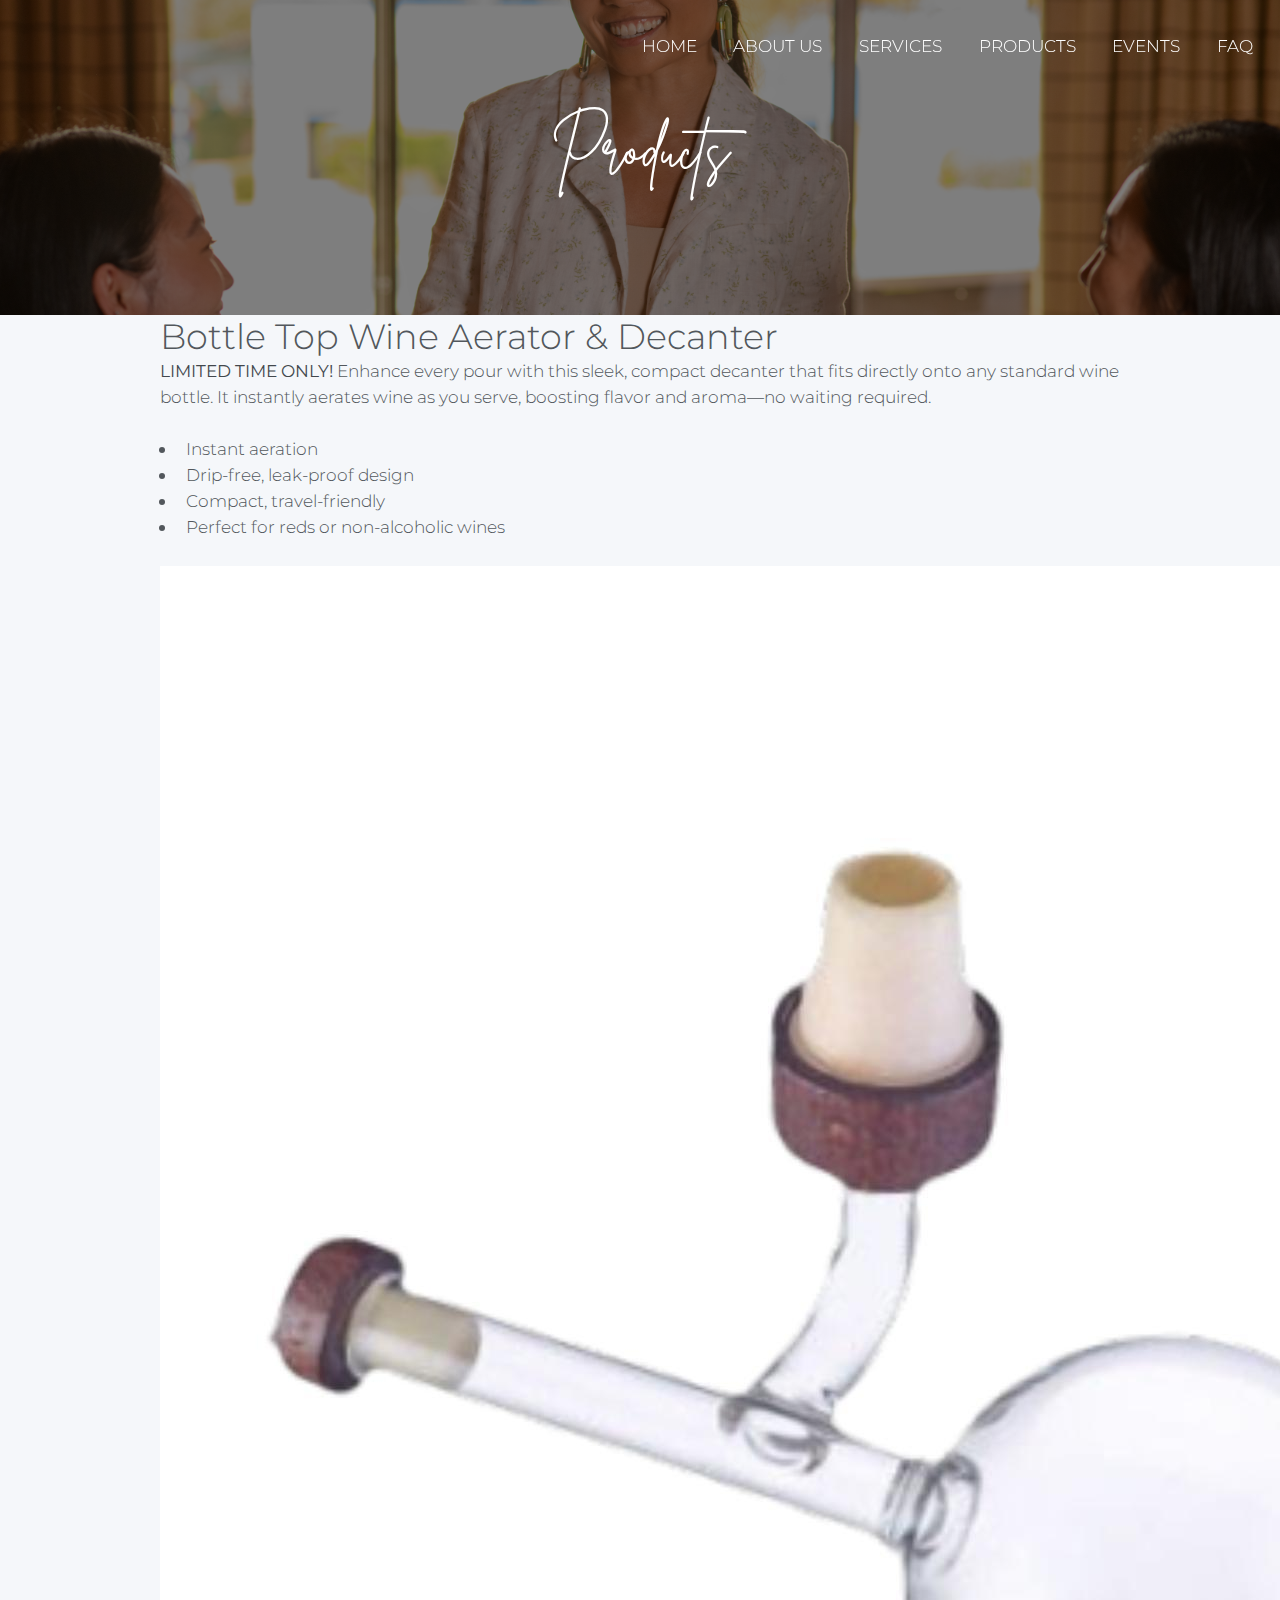
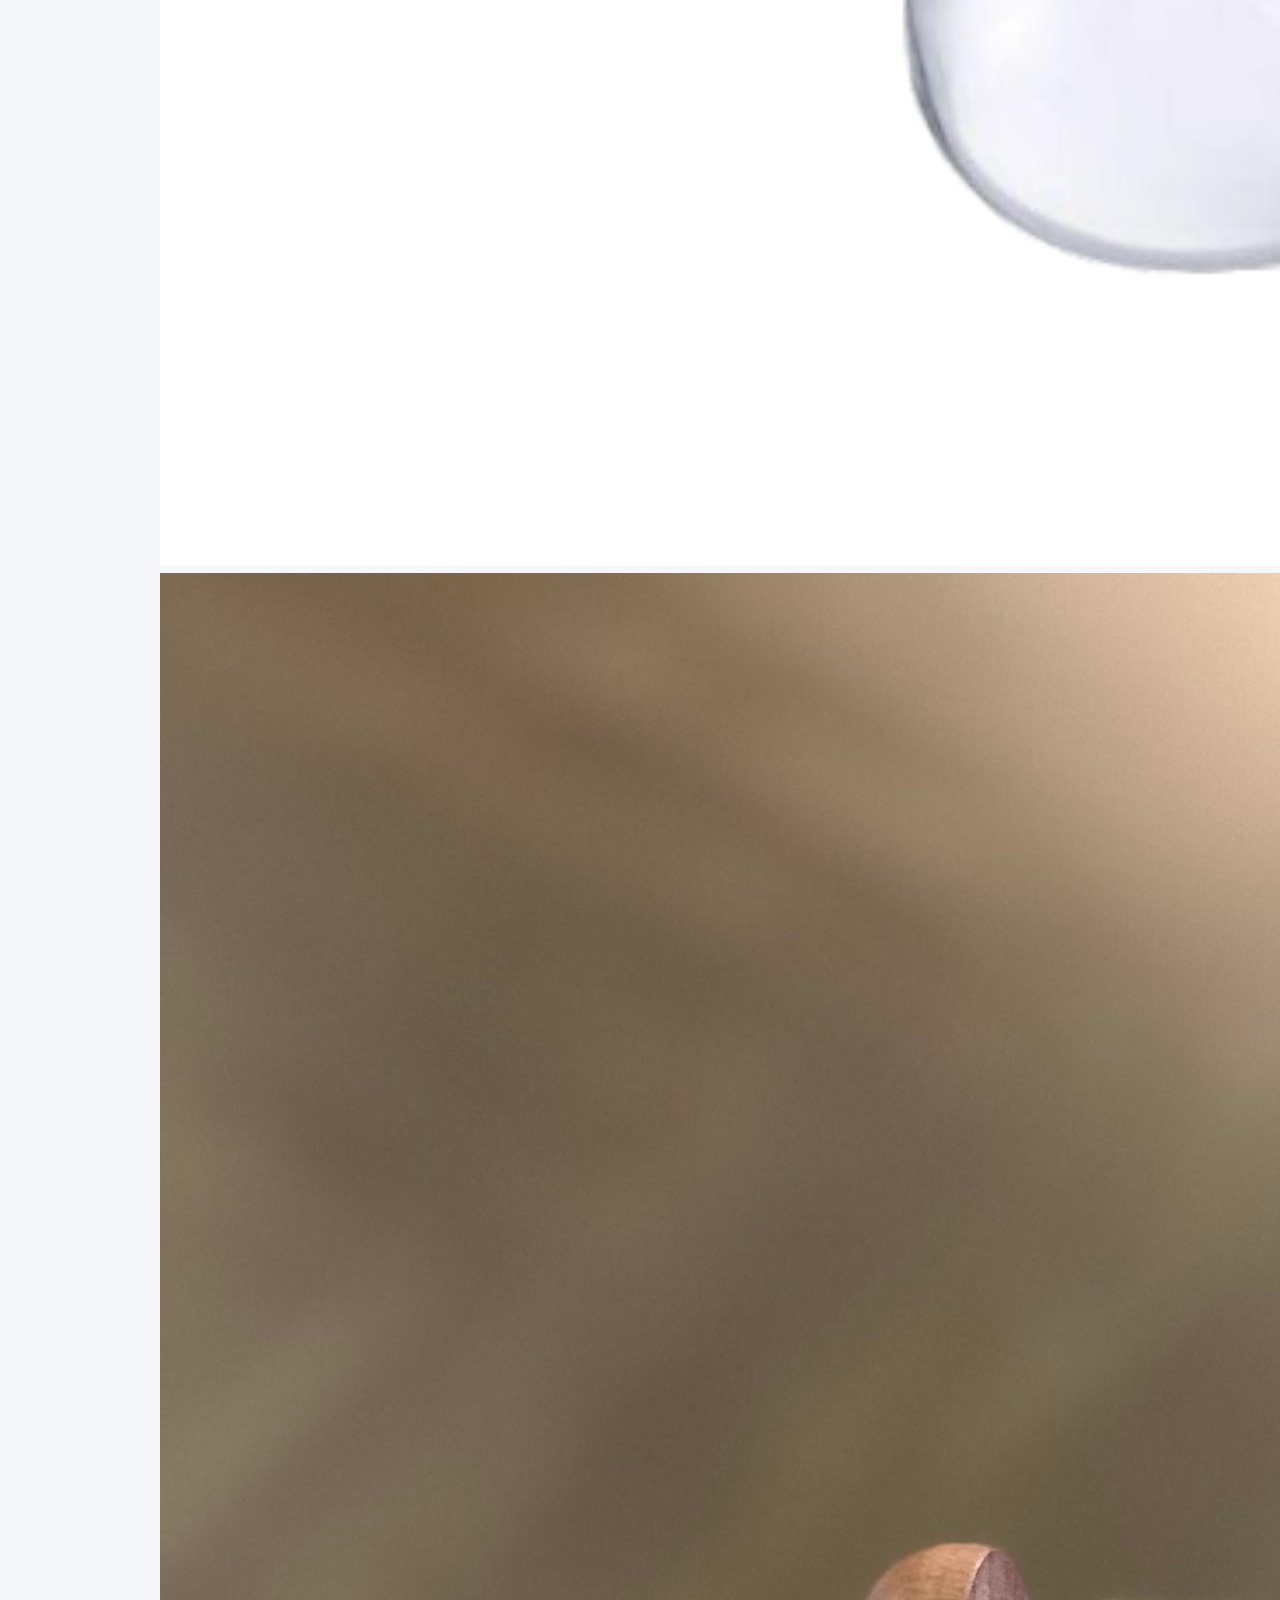
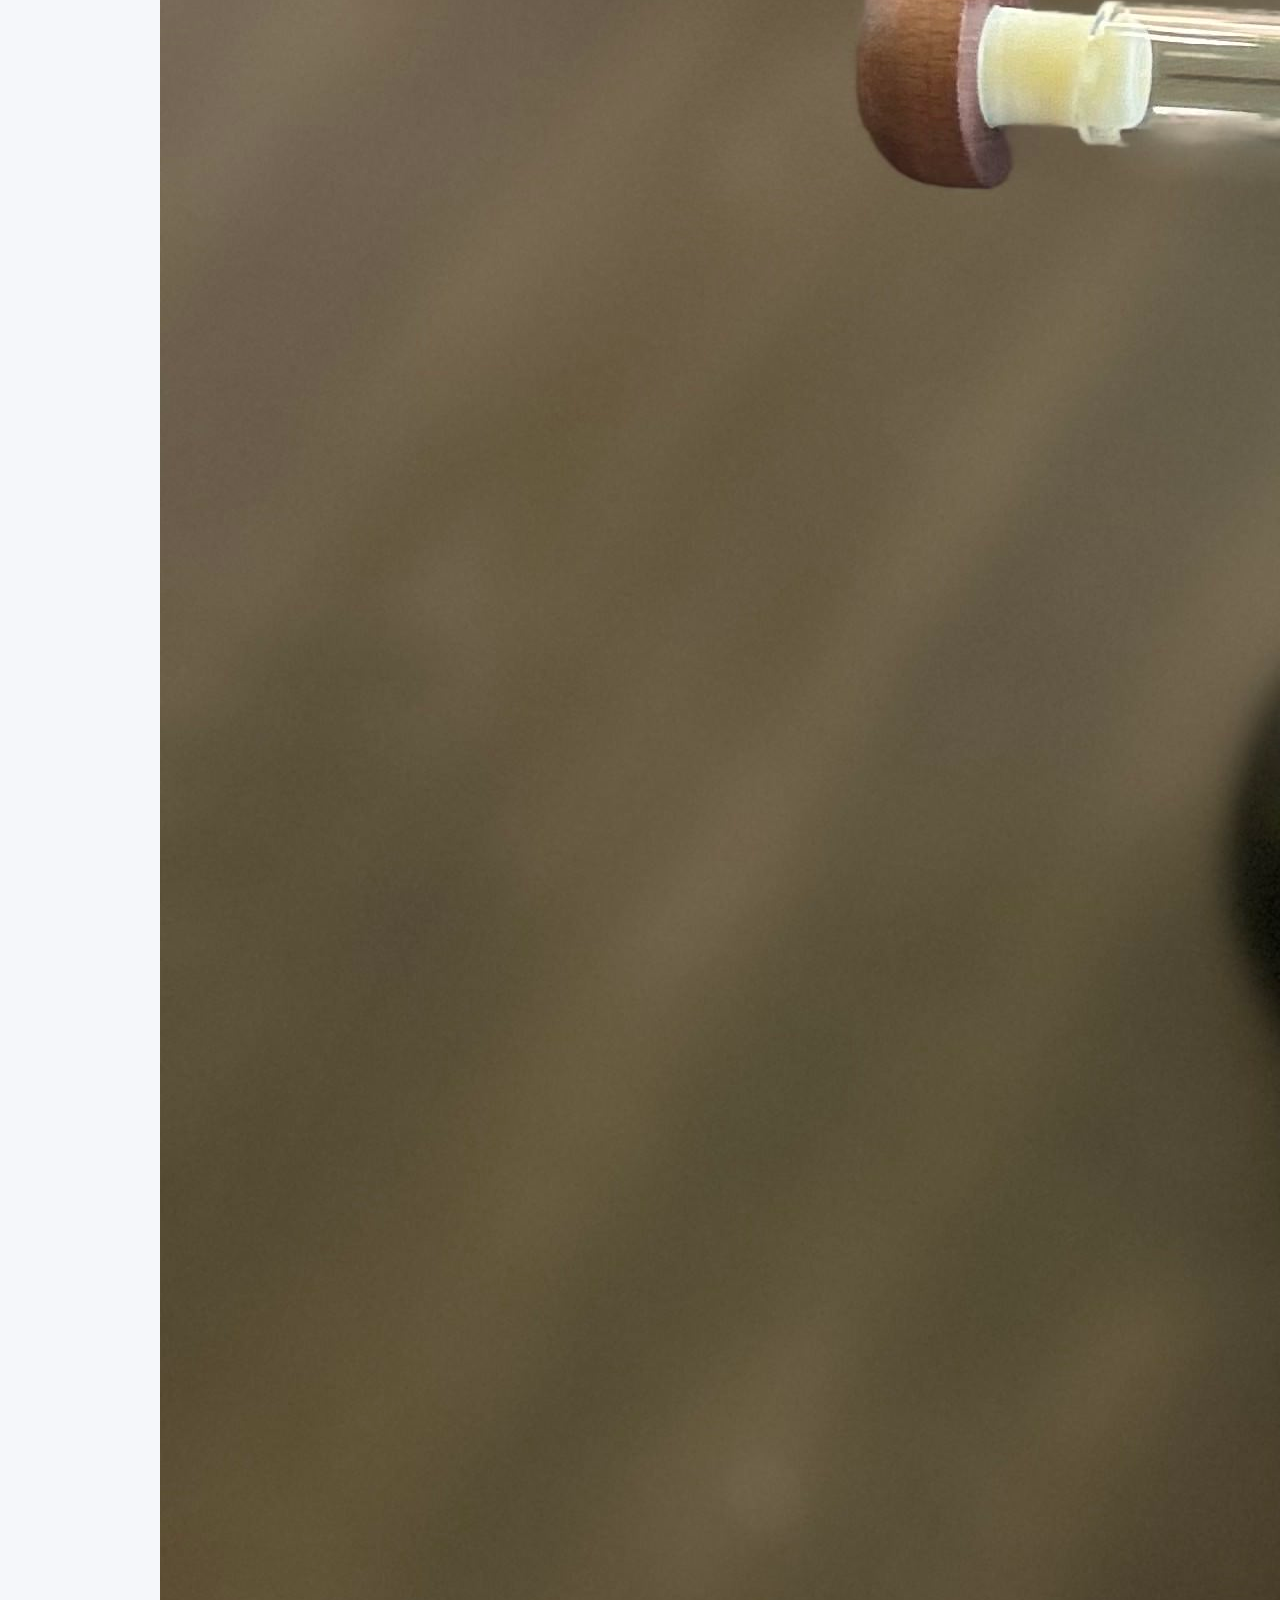
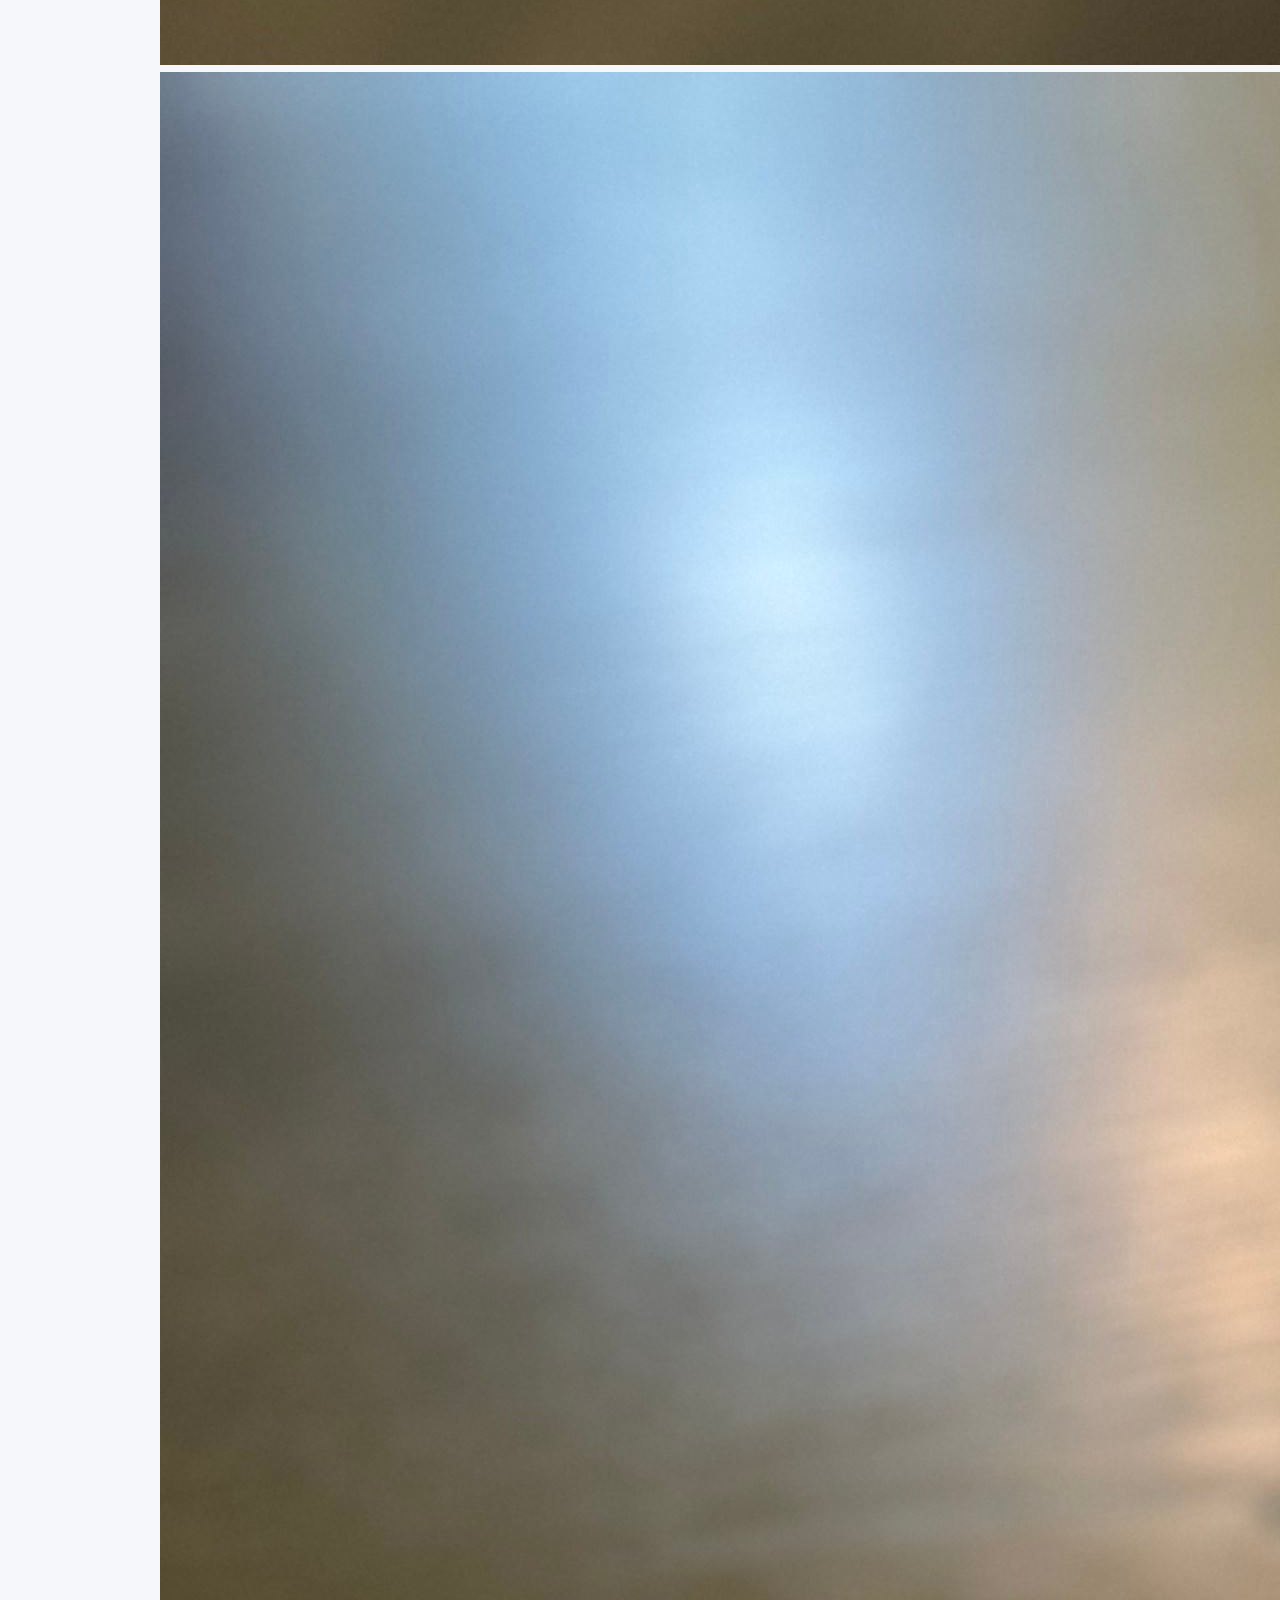
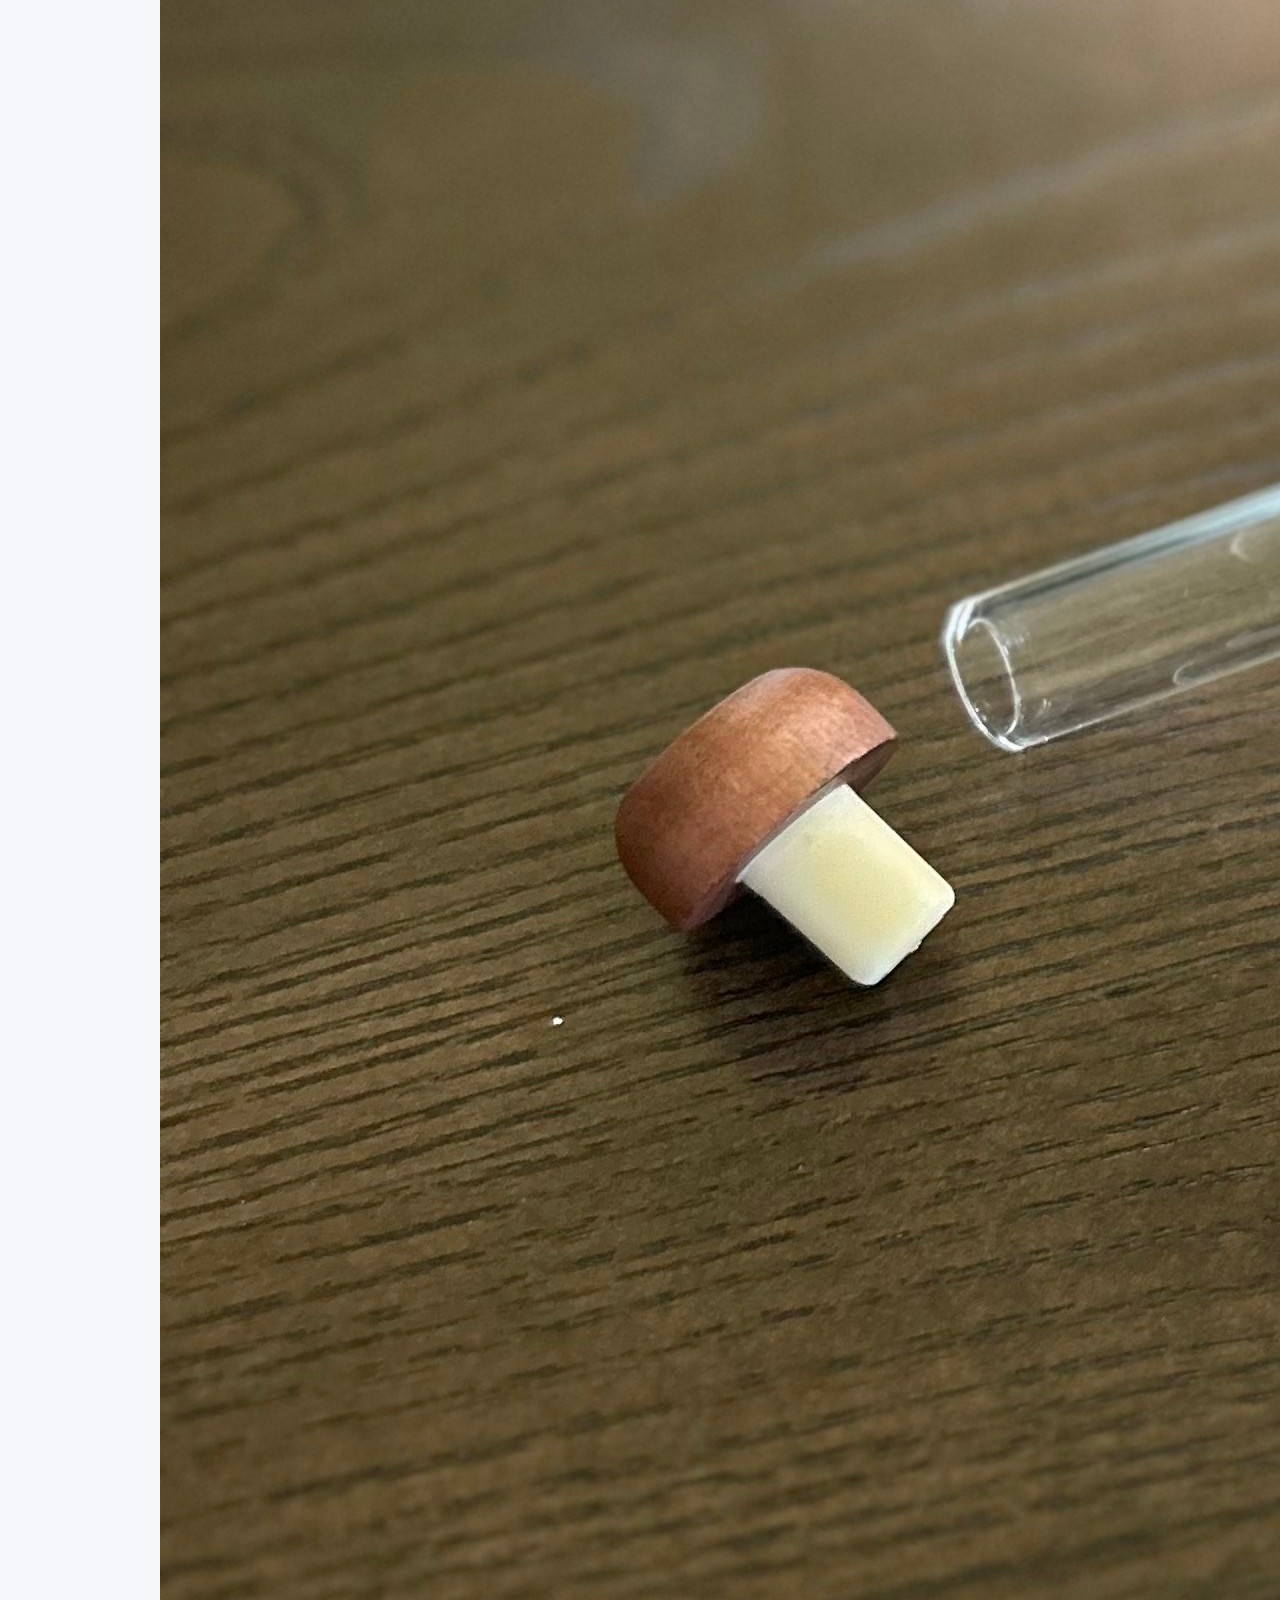
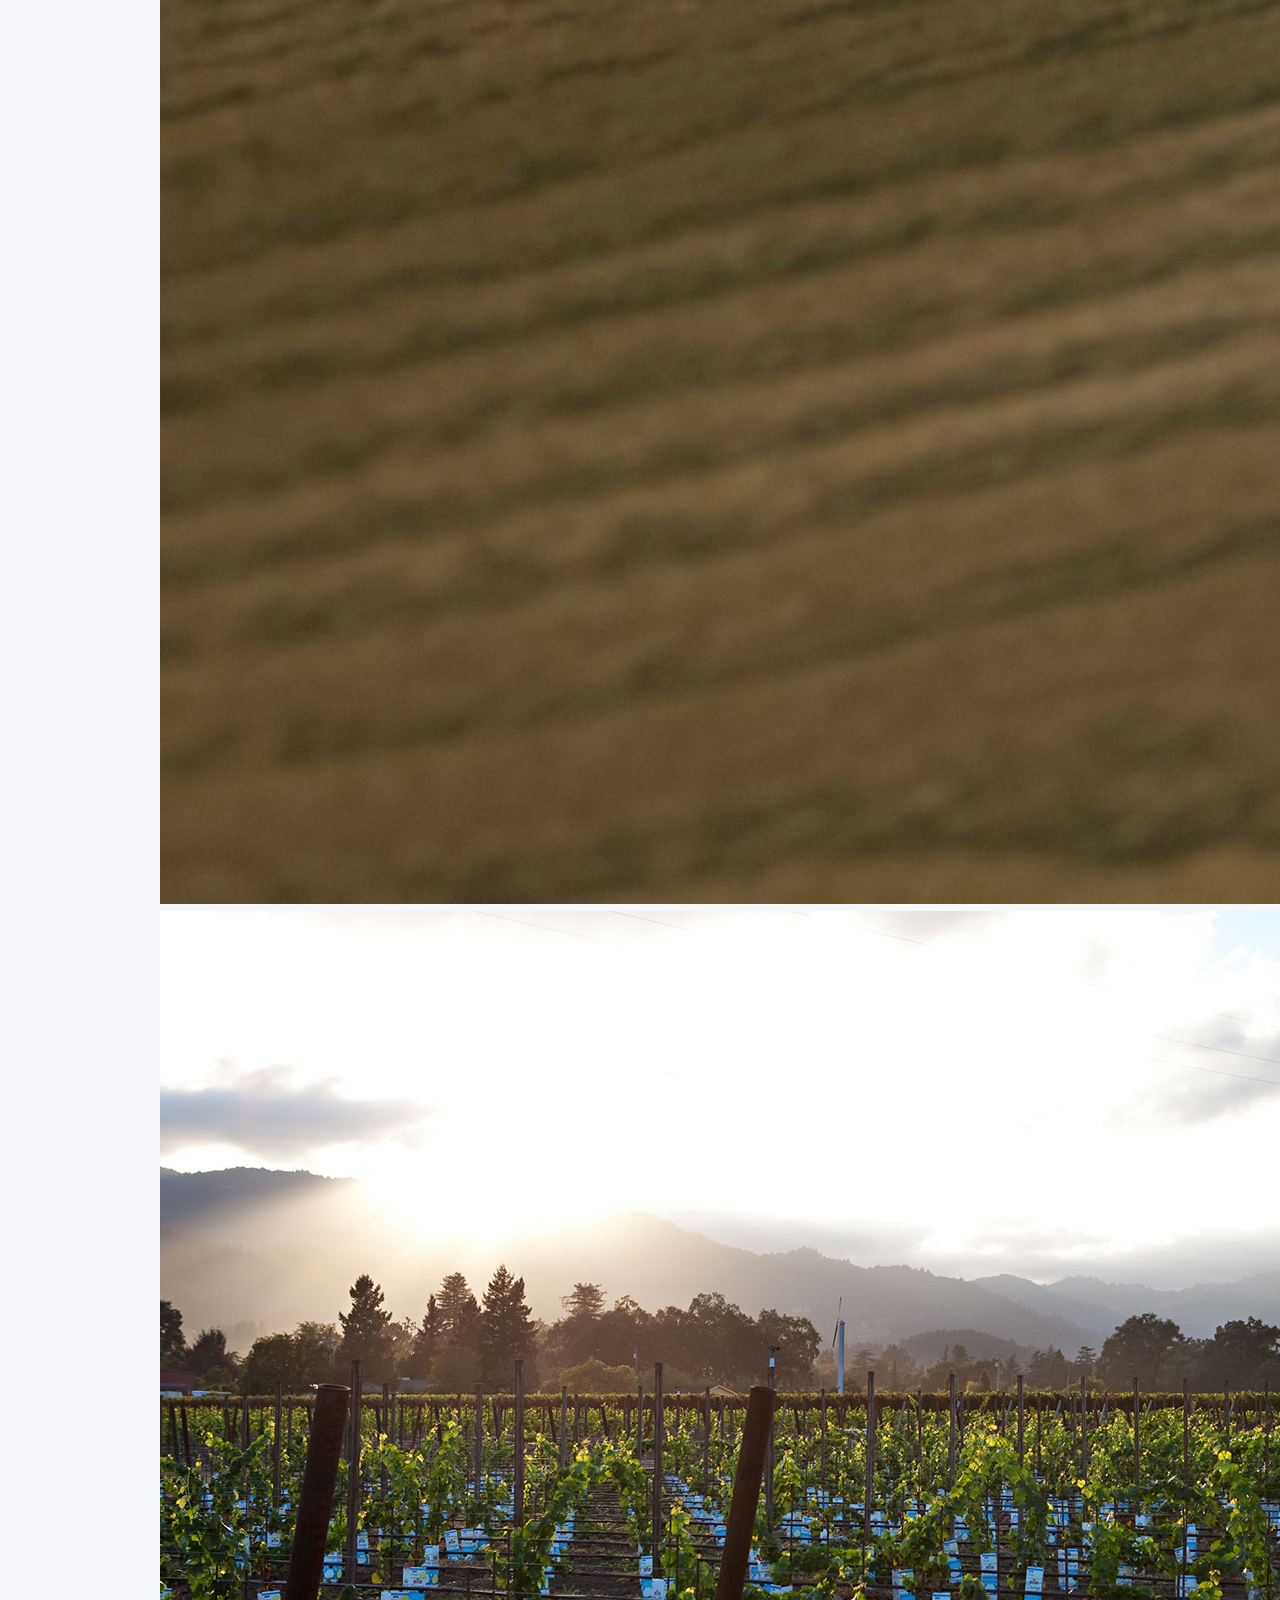
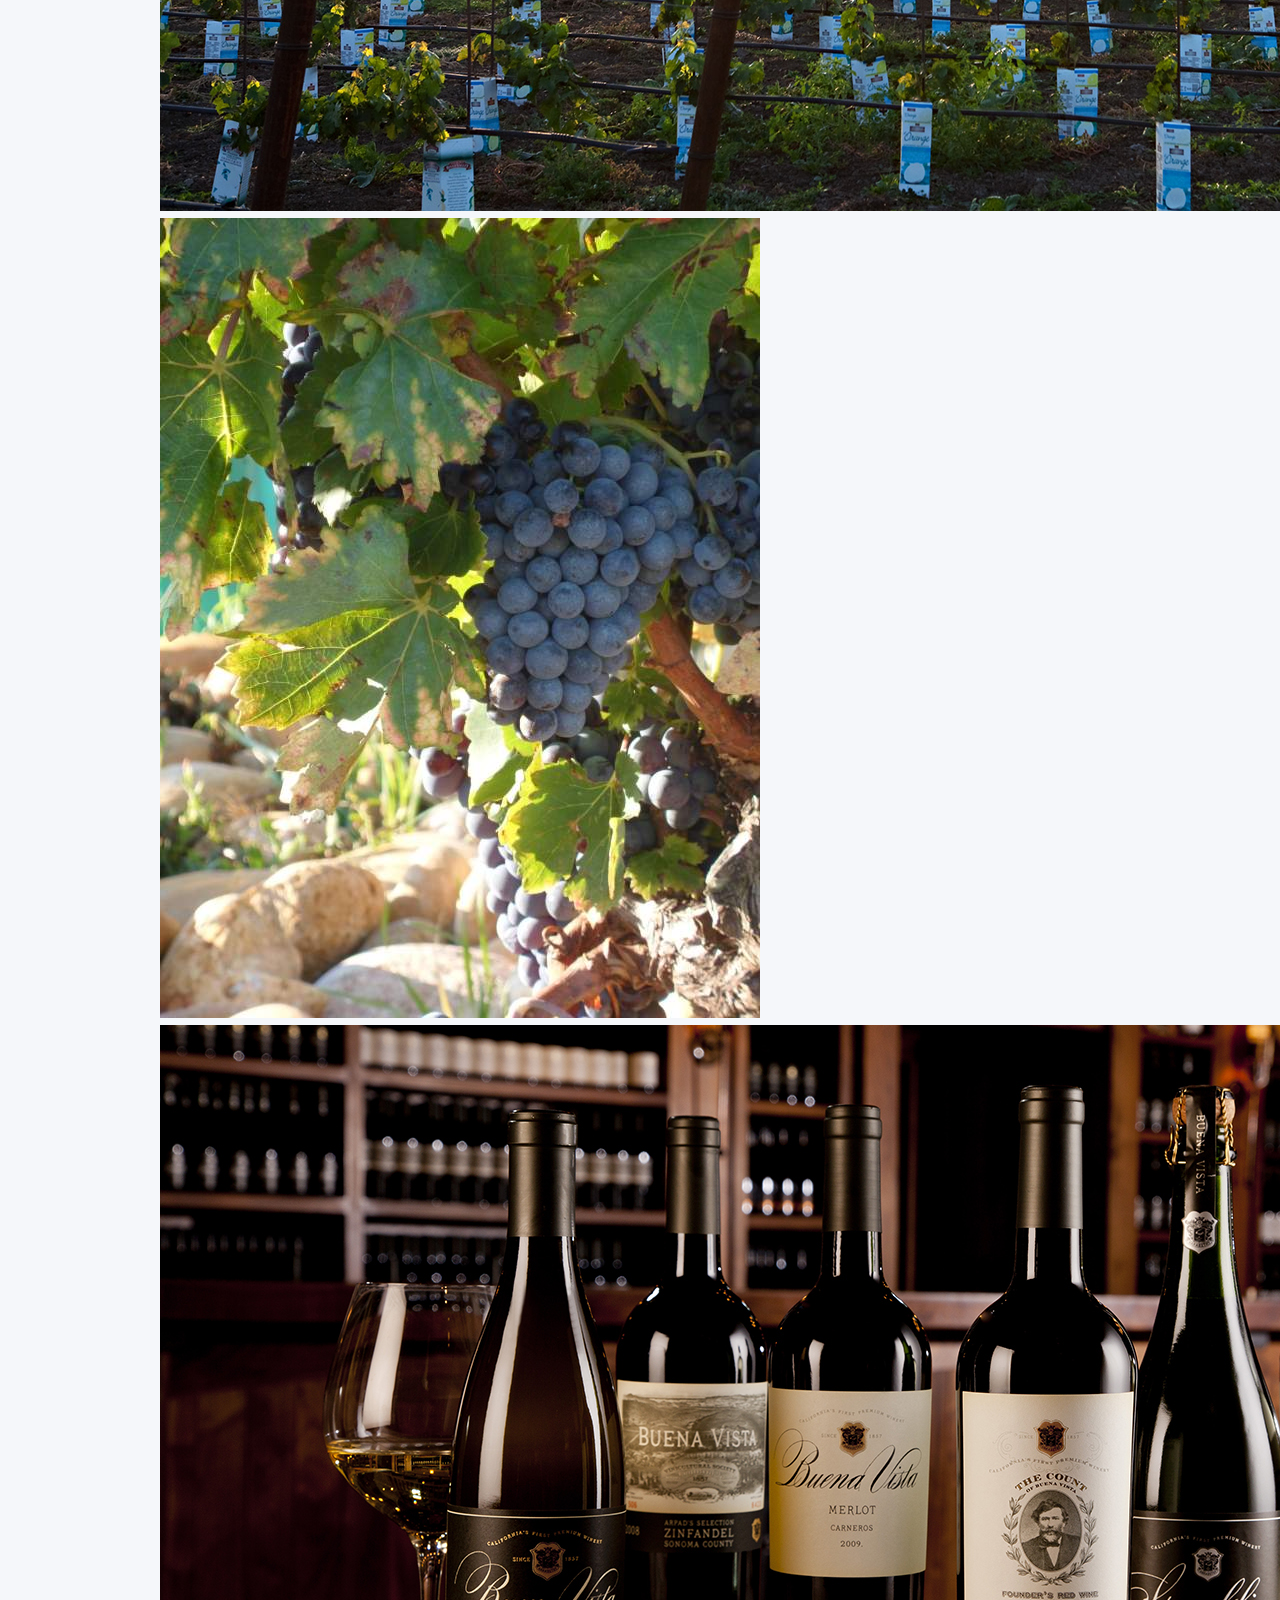
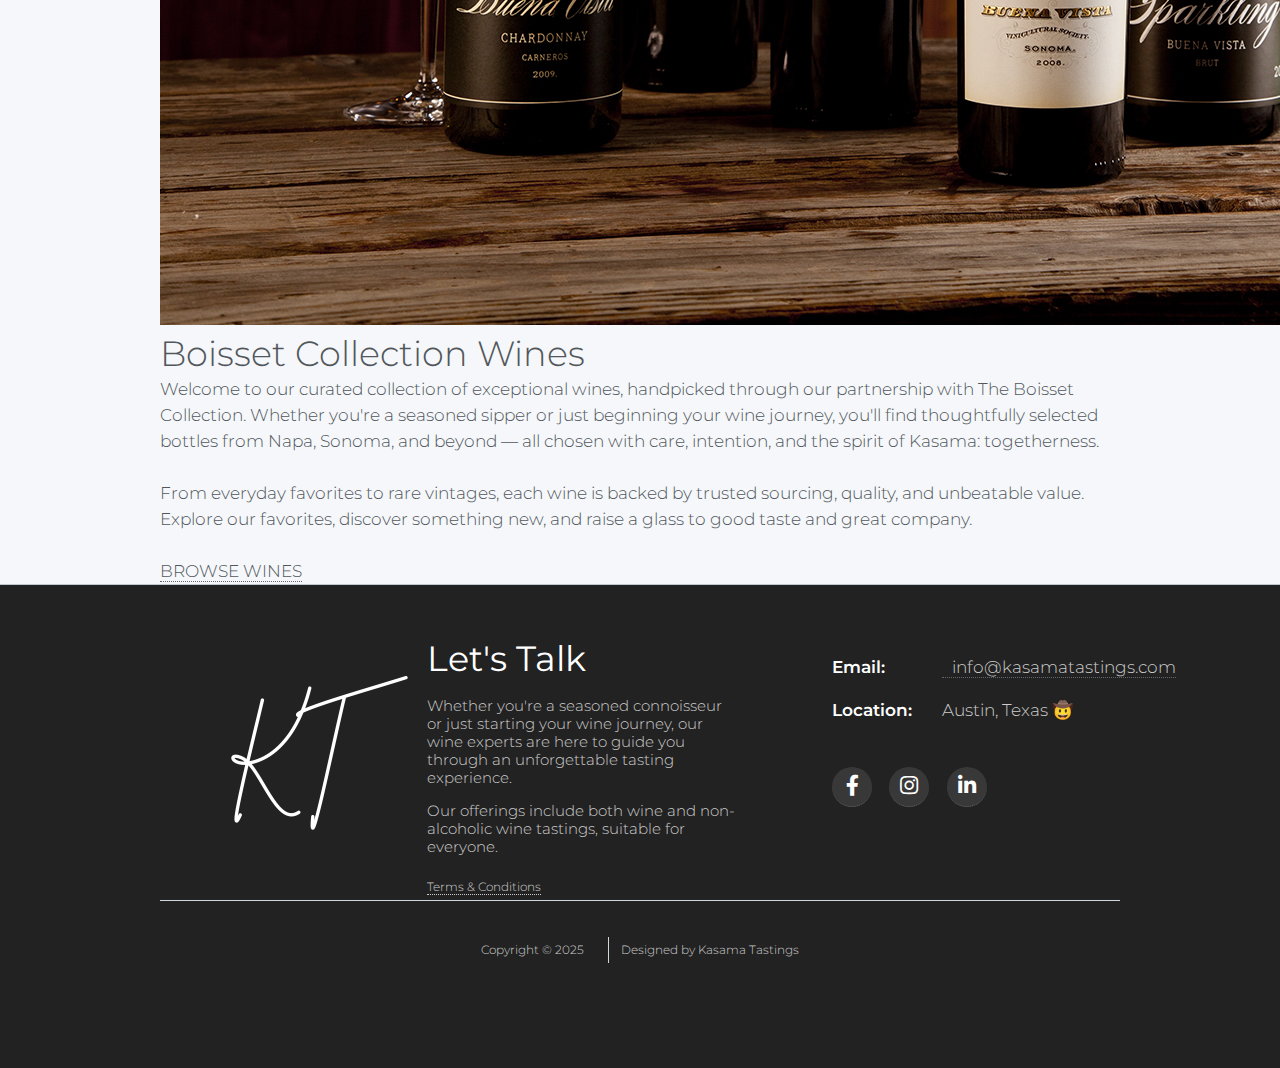
<file: kt-products.html>
<!DOCTYPE HTML>
<html>
	<head>
		<title>Kasama Tastings - Products</title>
		<meta charset="utf-8" />
		<meta name="viewport" content="width=device-width, initial-scale=1, user-scalable=no" />
		<meta name="description" content="Kasama Tastings offers premium wine and non-alcoholic wine tasting experiences in your home. Private events, group tastings, and inclusive options available." />
		<meta name="keywords" content="wine tasting, private wine tasting, non-alcoholic wine, home wine events, kasama tastings" />
		<meta property="og:title" content="Kasama Tastings - Premium Wine Tasting Experiences" />
		<meta property="og:description" content="Discover your wine palate with personalized tasting experiences." />
		<meta property="og:image" content="images/logo.png" />
		<link rel="stylesheet" href="assets/css/main.css" />
        <link rel="stylesheet" href="assets/css/header.css" />
		<link rel="stylesheet" href="assets/css/products.css" />
		<link rel="icon" type="image/png" href="images/KT-favicon.png"/>
	</head>
	<body class="products is-preload">
		<div id="page-wrapper">

			<!-- Header -->
			<div id="header-wrapper">
				<div id="header" class="container">

					<!-- Navigation Bar -->
						<nav id="nav">
							<ul>
								<li><a href="kt-home.html">HOME</a></li>
								<li><a href="kt-about.html">ABOUT US</a></li>
								<li><a href="kt-services.html">SERVICES</a></li>
                                <li><a href="kt-products.html">PRODUCTS</a></li>
								<li><a href="kt-events.html">EVENTS</a></li>
								<li><a href="kt-faq.html">FAQ</a></li>
							</ul>
						</nav>

				</div>

				<!-- Hero Banner -->
					<section id="hero" class="container">
						<header>
							<h2 class="brittany grow">Products</h2>
						</header>
					</section>

			</div>

			<!-- Product Catalog -->
			<main class="products-main">
				<div class="container">
					
					<!-- Product 1: Bottle Top Wine Aerator & Decanter -->
					<div class="product-section">
						<div class="product-content">
							<div class="product-text">
								<h2 class="product-title">Bottle Top Wine Aerator & Decanter</h2>
								<p class="product-description">
									<strong>LIMITED TIME ONLY!</strong> Enhance every pour with this sleek, compact decanter 
									that fits directly onto any standard wine bottle. It instantly aerates wine as 
									you serve, boosting flavor and aroma—no waiting required.
								</p>
								<ul class="product-features">
									<li>Instant aeration</li>
									<li>Drip-free, leak-proof design</li>
									<li>Compact, travel-friendly</li>
									<li>Perfect for reds or non-alcoholic wines</li>
								</ul>
								
								<!-- Shopify Buy Button Container -->
								<div class="shopify-buy-container">
									<div id='product-component-decanter'></div>
								</div>
							</div>

							<div class="product-image-collage">
								<div class="image-container image-1">
									<img src="images/decanter1.jpg" alt="Wine Aerator Close-up" />
								</div>
								<div class="image-container image-2">
									<img src="images/decanter2.jpg" alt="Wine Aerator in Use" />
								</div>
								<div class="image-container image-3">
									<img src="images/decanter3.jpg" alt="Wine Aerator Lifestyle" />
								</div>
							</div>
						</div>
					</div>
			
					<!-- Product 2: Boisset Collection Wines -->
					<div class="product-section reverse">
						<div class="product-content">
							<div class="product-image-collage">
								<div class="image-container image-1">
									<img src="images/boisset-vineyard.jpg" alt="Boisset Vineyard Landscape" />
								</div>
								<div class="image-container image-2">
									<img src="images/boisset-grape.jpg" alt="Wine Grapes on Vine" />
								</div>
								<div class="image-container image-3">
									<img src="images/boisset-wine1.jpg" alt="Boisset Wine Collection" />
								</div>
							</div>
							<div class="product-text">
								<h2 class="product-title">Boisset Collection Wines</h2>
								<p class="product-description">
									Welcome to our curated collection of exceptional wines, handpicked 
									through our partnership with The Boisset Collection. Whether you're a 
									seasoned sipper or just beginning your wine journey, you'll find 
									thoughtfully selected bottles from Napa, Sonoma, and beyond — all 
									chosen with care, intention, and the spirit of Kasama: togetherness.
								</p>
								<p class="product-description">
									From everyday favorites to rare vintages, each wine is backed by 
									trusted sourcing, quality, and unbeatable value. Explore our favorites, 
									discover something new, and raise a glass to good taste and great 
									company.
								</p>
								
								<!-- Wine Collection Link -->
								<a href="https://www.winesociety.com/?advisor=1388&url_id=1319&meta-aw-affiliate=1388" class="btn shop-btn" id="browse-wines-btn" target="_blank">BROWSE WINES</a>
							</div>
						</div>
					</div>
			
				</div>
			</main>

			<!-- Footer -->
			<div id="footer-wrapper">
				<div id="footer" class="container">
					<div class="footer-content">
						<!-- Left Column - Logo and Text -->
						<div class="footer-info">
							<div class="footer-logo">
								<img src="images/kt-logo-white.png" alt="Kasama Tastings Logo">
							</div>
							<div class="footer-text">
								<h2>Let's Talk</h2>
								<p>Whether you're a seasoned connoisseur or just starting your wine journey, our wine experts are here to guide you through an unforgettable tasting experience.</p>
								<p>Our offerings include both wine and non-alcoholic wine tastings, suitable for everyone.</p>
								<div class="footer-terms">
									<a href="kt-terms.html">Terms & Conditions</a>
								</div>
							</div>
						</div>

						<!-- Divider for mobile view -->
						<div class="footer-divider"></div>

						<!-- Right Column - Contact Info -->
						<div class="footer-contact">
							<div class="contact-item">
								<div class="contact-label">Email:</div>
								<div class="contact-info"><a href="mailto:info@kasamatastings.com">info@kasamatastings.com</a></div>
							</div>
							<div class="contact-item">
								<div class="contact-label">Location:</div>
								<div class="contact-info">Austin, Texas 🤠</div>
							</div>
							<div class="social-media">
								<a href="https://www.facebook.com/kasamatastings/" target="_blank" class="social-icon facebook"><i class="fab fa-facebook-f"></i></a>
								<a href="https://www.instagram.com/kasamatastings" target="_blank" class="social-icon instagram"><i class="fab fa-instagram"></i></a>
								<a href="https://www.linkedin.com/company/kasamatastings" target="_blank" class="social-icon linkedin"><i class="fab fa-linkedin-in"></i></a>
							</div>
						</div>
					</div>
				</div>
				<div id="copyright" class="container">
					<ul class="menu">
						<li>Copyright &copy; 2025</li>
						<li>Designed by Kasama Tastings</li>
					</ul>
				</div>
			</div>

		</div>

		<!-- Scripts -->
			<script src="assets/js/jquery.min.js"></script>
			<script src="assets/js/jquery.dropotron.min.js"></script>
			<script src="assets/js/browser.min.js"></script>
			<script src="assets/js/breakpoints.min.js"></script>
			<script src="assets/js/util.js"></script>
			<script src="assets/js/main.js"></script>

			<script src="assets/js/stickyheader.js"></script>
			<script src="assets/js/shopify-integration.js"></script>

	</body>
</html>
</file>
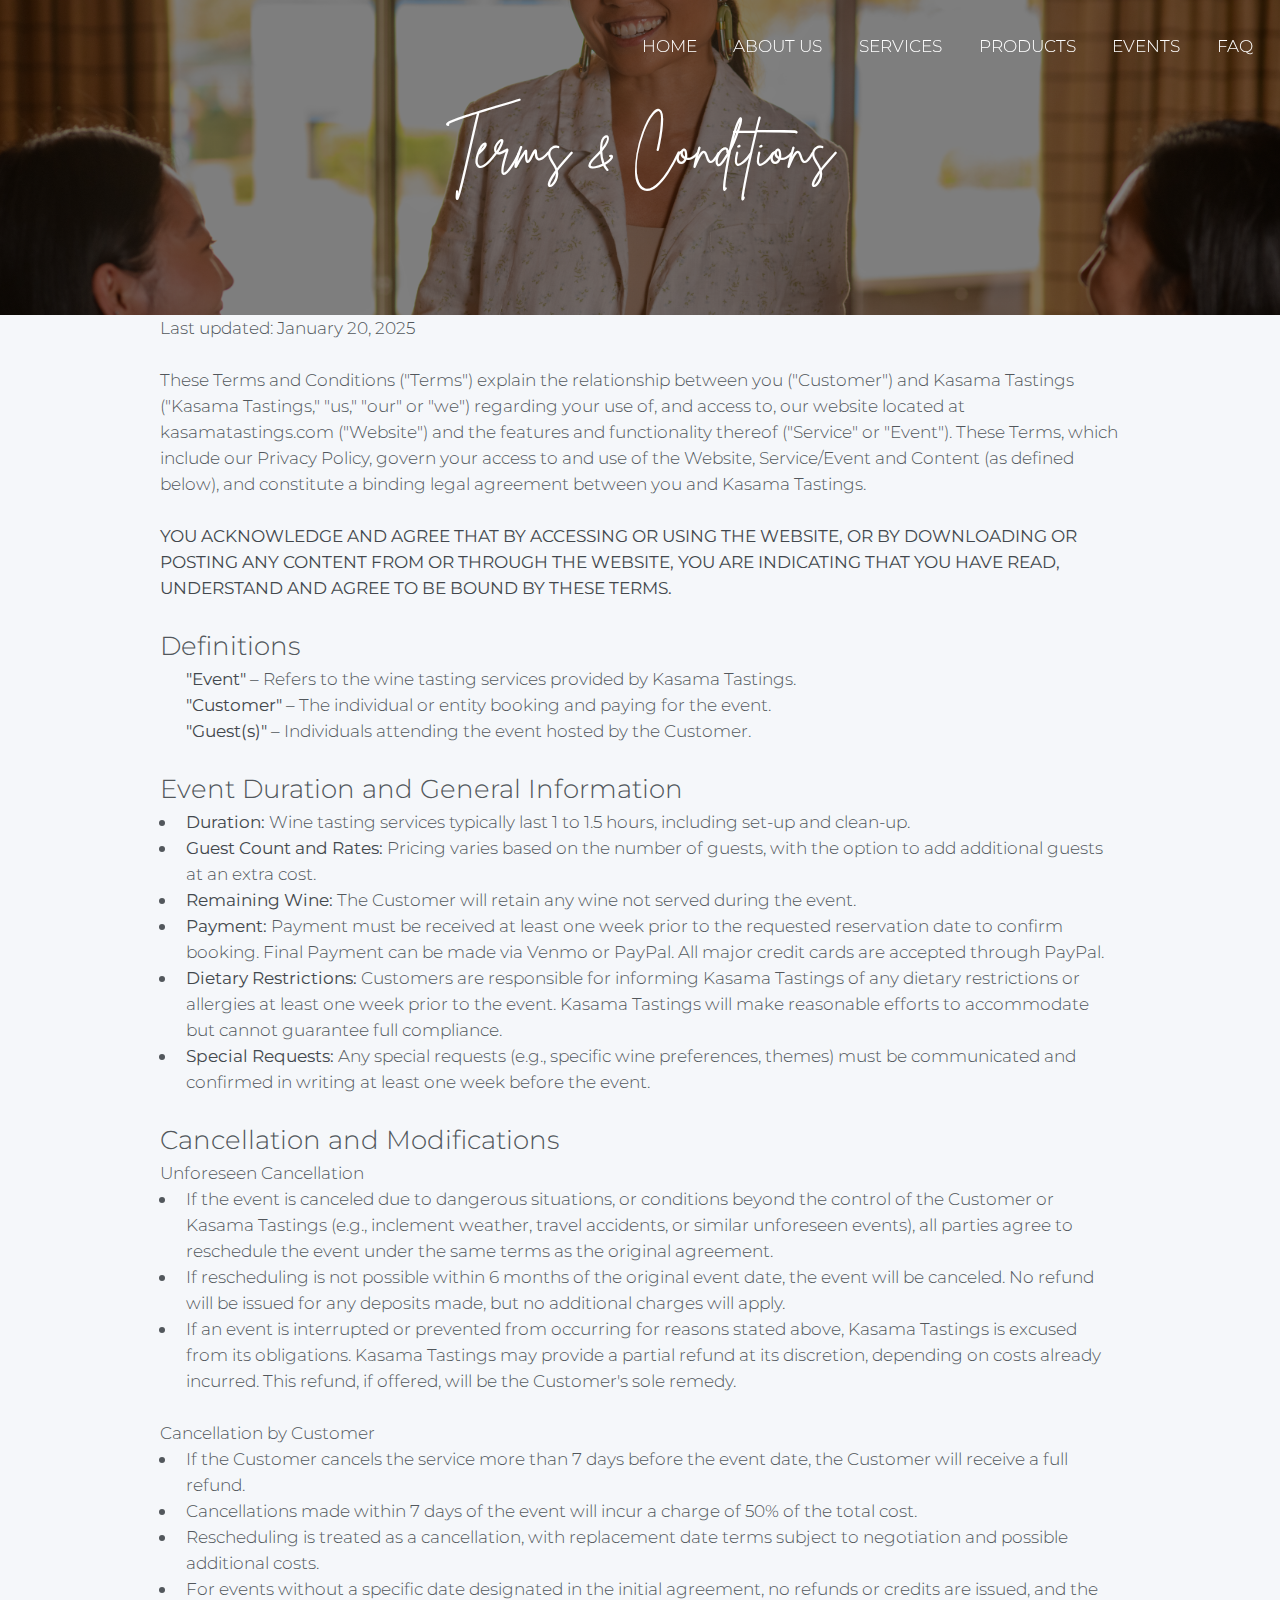
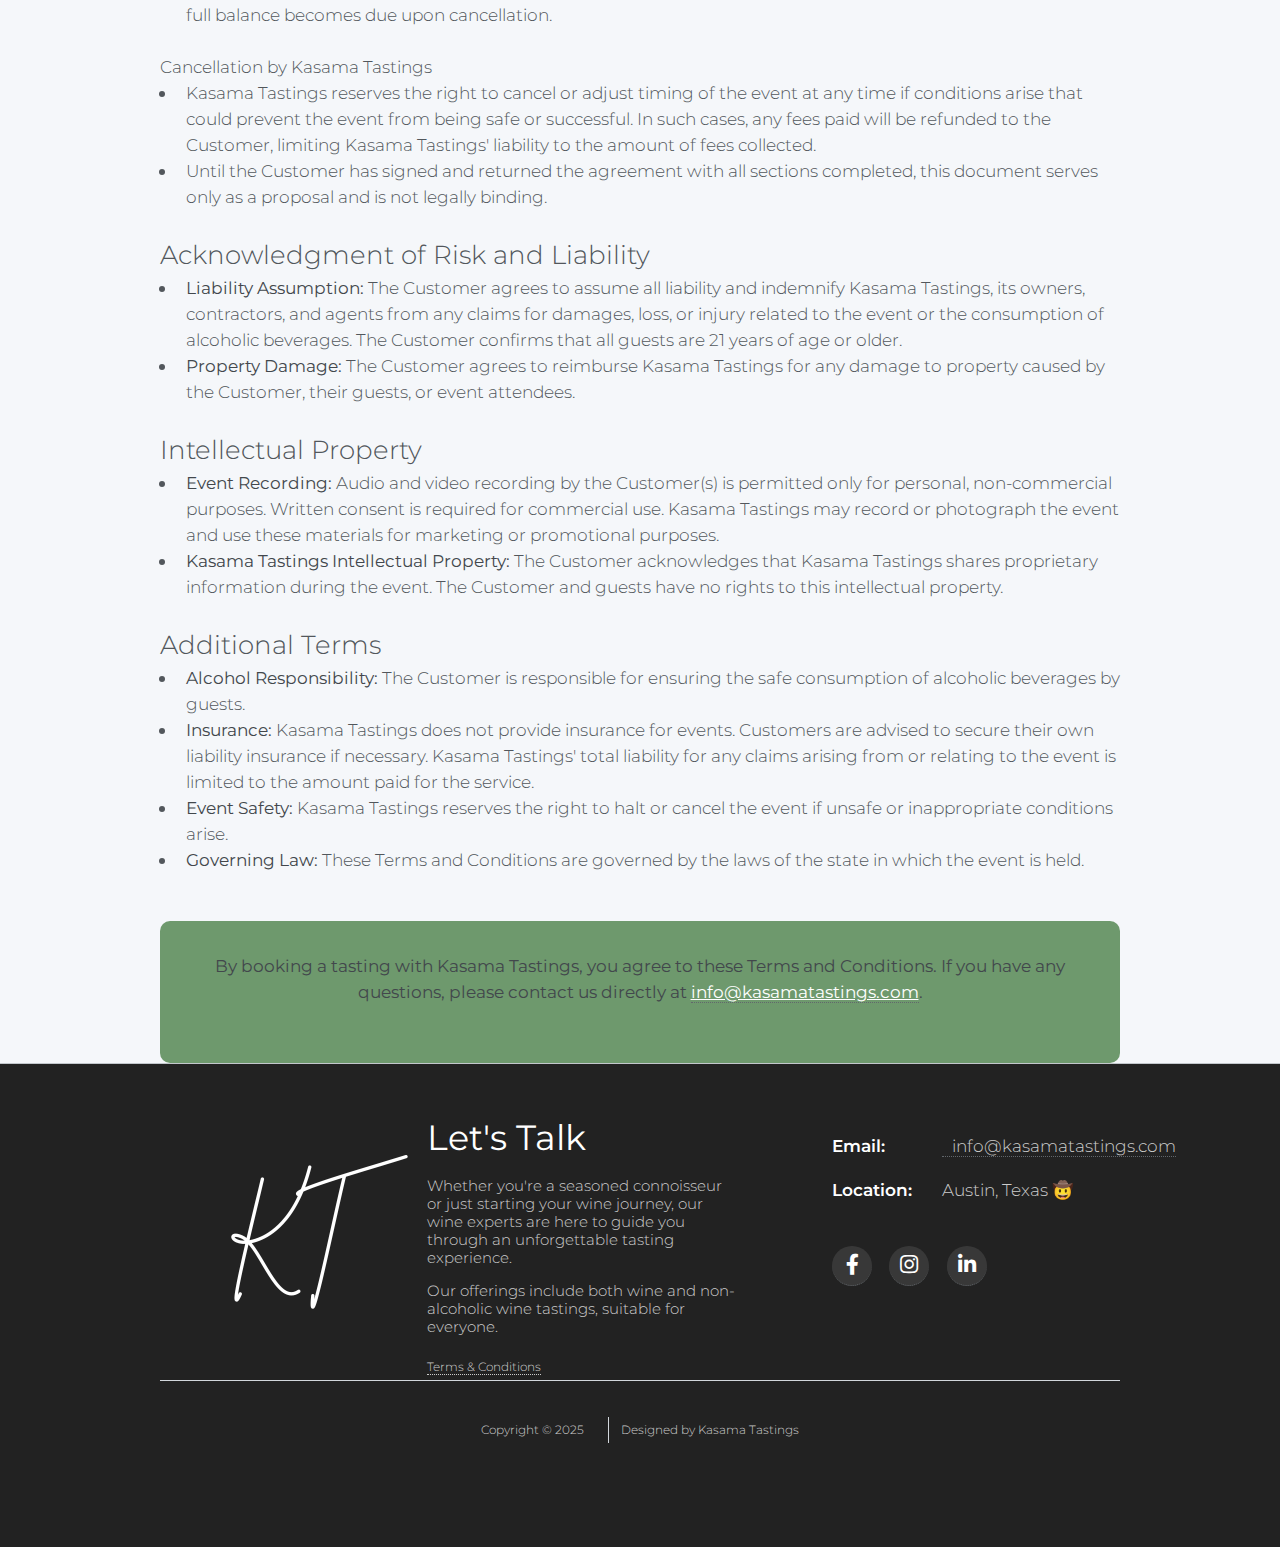
<file: kt-terms.html>
<!DOCTYPE HTML>
<html>
	<head>
		<title>Kasama Tastings - Terms & Conditions</title>
		<meta charset="utf-8" />
		<meta name="viewport" content="width=device-width, initial-scale=1, user-scalable=no" />
		<meta name="description" content="Kasama Tastings offers premium wine and non-alcoholic wine tasting experiences in your home. Private events, group tastings, and inclusive options available." />
		<meta name="keywords" content="wine tasting, private wine tasting, non-alcoholic wine, home wine events, kasama tastings" />
		<meta property="og:title" content="Kasama Tastings - Premium Wine Tasting Experiences" />
		<meta property="og:description" content="Discover your wine palate with personalized tasting experiences." />
		<meta property="og:image" content="images/logo.png" />
		<link rel="stylesheet" href="assets/css/main.css" />
        <link rel="stylesheet" href="assets/css/header.css" />
		<link rel="stylesheet" href="assets/css/terms.css" />
		<link rel="icon" type="image/png" href="images/KT-favicon.png"/>
	</head>
	<body class="products is-preload">
		<div id="page-wrapper">

			<!-- Header -->
			<div id="header-wrapper">
				<div id="header" class="container">

					<!-- Navigation Bar -->
						<nav id="nav">
							<ul>
								<li><a href="index.html">HOME</a></li>
								<li><a href="kt-about.html">ABOUT US</a></li>
								<li><a href="kt-services.html">SERVICES</a></li>
                                <li><a href="kt-products.html">PRODUCTS</a></li>
								<li><a href="kt-events.html">EVENTS</a></li>
								<li><a href="kt-faq.html">FAQ</a></li>
							</ul>
						</nav>

				</div>

				<!-- Hero Banner -->
					<section id="hero" class="container">
						<header>
							<h2 class="brittany grow">Terms & Conditions</h2>
						</header>
					</section>

			</div>


			<!-- Terms & Conditions Content -->
			<main class="terms-main">
				<div class="container">
					<div class="terms-content">
						<div class="terms-header">
							<p class="last-updated">Last updated: January 20, 2025</p>
						</div>

						<div class="terms-intro">
							<p>These Terms and Conditions ("Terms") explain the relationship between you ("Customer") and Kasama Tastings ("Kasama Tastings," "us," "our" or "we") regarding your use of, and access to, our website located at kasamatastings.com ("Website") and the features and functionality thereof ("Service" or "Event"). These Terms, which include our Privacy Policy, govern your access to and use of the Website, Service/Event and Content (as defined below), and constitute a binding legal agreement between you and Kasama Tastings.</p>
							
							<p class="acknowledgment"><strong>YOU ACKNOWLEDGE AND AGREE THAT BY ACCESSING OR USING THE WEBSITE, OR BY DOWNLOADING OR POSTING ANY CONTENT FROM OR THROUGH THE WEBSITE, YOU ARE INDICATING THAT YOU HAVE READ, UNDERSTAND AND AGREE TO BE BOUND BY THESE TERMS.</strong></p>
						</div>

						<div class="terms-section">
							<h3>Definitions</h3>
							<ul class="definitions-list">
								<li><strong>"Event"</strong> – Refers to the wine tasting services provided by Kasama Tastings.</li>
								<li><strong>"Customer"</strong> – The individual or entity booking and paying for the event.</li>
								<li><strong>"Guest(s)"</strong> – Individuals attending the event hosted by the Customer.</li>
							</ul>
						</div>

						<div class="terms-section">
							<h3>Event Duration and General Information</h3>
							<ul>
								<li><strong>Duration:</strong> Wine tasting services typically last 1 to 1.5 hours, including set-up and clean-up.</li>
								<li><strong>Guest Count and Rates:</strong> Pricing varies based on the number of guests, with the option to add additional guests at an extra cost.</li>
								<li><strong>Remaining Wine:</strong> The Customer will retain any wine not served during the event.</li>
								<li><strong>Payment:</strong> Payment must be received at least one week prior to the requested reservation date to confirm booking. Final Payment can be made via Venmo or PayPal. All major credit cards are accepted through PayPal.</li>
								<li><strong>Dietary Restrictions:</strong> Customers are responsible for informing Kasama Tastings of any dietary restrictions or allergies at least one week prior to the event. Kasama Tastings will make reasonable efforts to accommodate but cannot guarantee full compliance.</li>
								<li><strong>Special Requests:</strong> Any special requests (e.g., specific wine preferences, themes) must be communicated and confirmed in writing at least one week before the event.</li>
							</ul>
						</div>

						<div class="terms-section">
							<h3>Cancellation and Modifications</h3>
							
							<h4>Unforeseen Cancellation</h4>
							<ul>
								<li>If the event is canceled due to dangerous situations, or conditions beyond the control of the Customer or Kasama Tastings (e.g., inclement weather, travel accidents, or similar unforeseen events), all parties agree to reschedule the event under the same terms as the original agreement.</li>
								<li>If rescheduling is not possible within 6 months of the original event date, the event will be canceled. No refund will be issued for any deposits made, but no additional charges will apply.</li>
								<li>If an event is interrupted or prevented from occurring for reasons stated above, Kasama Tastings is excused from its obligations. Kasama Tastings may provide a partial refund at its discretion, depending on costs already incurred. This refund, if offered, will be the Customer's sole remedy.</li>
							</ul>

							<h4>Cancellation by Customer</h4>
							<ul>
								<li>If the Customer cancels the service more than 7 days before the event date, the Customer will receive a full refund.</li>
								<li>Cancellations made within 7 days of the event will incur a charge of 50% of the total cost.</li>
								<li>Rescheduling is treated as a cancellation, with replacement date terms subject to negotiation and possible additional costs.</li>
								<li>For events without a specific date designated in the initial agreement, no refunds or credits are issued, and the full balance becomes due upon cancellation.</li>
							</ul>

							<h4>Cancellation by Kasama Tastings</h4>
							<ul>
								<li>Kasama Tastings reserves the right to cancel or adjust timing of the event at any time if conditions arise that could prevent the event from being safe or successful. In such cases, any fees paid will be refunded to the Customer, limiting Kasama Tastings' liability to the amount of fees collected.</li>
								<li>Until the Customer has signed and returned the agreement with all sections completed, this document serves only as a proposal and is not legally binding.</li>
							</ul>
						</div>

						<div class="terms-section">
							<h3>Acknowledgment of Risk and Liability</h3>
							<ul>
								<li><strong>Liability Assumption:</strong> The Customer agrees to assume all liability and indemnify Kasama Tastings, its owners, contractors, and agents from any claims for damages, loss, or injury related to the event or the consumption of alcoholic beverages. The Customer confirms that all guests are 21 years of age or older.</li>
								<li><strong>Property Damage:</strong> The Customer agrees to reimburse Kasama Tastings for any damage to property caused by the Customer, their guests, or event attendees.</li>
							</ul>
						</div>

						<div class="terms-section">
							<h3>Intellectual Property</h3>
							<ul>
								<li><strong>Event Recording:</strong> Audio and video recording by the Customer(s) is permitted only for personal, non-commercial purposes. Written consent is required for commercial use. Kasama Tastings may record or photograph the event and use these materials for marketing or promotional purposes.</li>
								<li><strong>Kasama Tastings Intellectual Property:</strong> The Customer acknowledges that Kasama Tastings shares proprietary information during the event. The Customer and guests have no rights to this intellectual property.</li>
							</ul>
						</div>

						<div class="terms-section">
							<h3>Additional Terms</h3>
							<ul>
								<li><strong>Alcohol Responsibility:</strong> The Customer is responsible for ensuring the safe consumption of alcoholic beverages by guests.</li>
								<li><strong>Insurance:</strong> Kasama Tastings does not provide insurance for events. Customers are advised to secure their own liability insurance if necessary. Kasama Tastings' total liability for any claims arising from or relating to the event is limited to the amount paid for the service.</li>
								<li><strong>Event Safety:</strong> Kasama Tastings reserves the right to halt or cancel the event if unsafe or inappropriate conditions arise.</li>
								<li><strong>Governing Law:</strong> These Terms and Conditions are governed by the laws of the state in which the event is held.</li>
							</ul>
						</div>

						<div class="terms-footer">
							<p><strong>By booking a tasting with Kasama Tastings, you agree to these Terms and Conditions. If you have any questions, please contact us directly at <a href="mailto:info@kasamatastings.com">info@kasamatastings.com</a>.</strong></p>
						</div>
					</div>
				</div>
			</main>

			<!-- Footer -->
			<div id="footer-wrapper">
				<div id="footer" class="container">
					<div class="footer-content">
						<!-- Left Column - Logo and Text -->
						<div class="footer-info">
							<div class="footer-logo">
								<img src="images/kt-logo-white.png" alt="Kasama Tastings Logo">
							</div>
							<div class="footer-text">
								<h2>Let's Talk</h2>
								<p>Whether you're a seasoned connoisseur or just starting your wine journey, our wine experts are here to guide you through an unforgettable tasting experience.</p>
								<p>Our offerings include both wine and non-alcoholic wine tastings, suitable for everyone.</p>
								<div class="footer-terms">
									<a href="kt-terms.html">Terms & Conditions</a>
								</div>
							</div>
						</div>

						<!-- Divider for mobile view -->
						<div class="footer-divider"></div>

						<!-- Right Column - Contact Info -->
						<div class="footer-contact">
							<div class="contact-item">
								<div class="contact-label">Email:</div>
								<div class="contact-info"><a href="mailto:info@kasamatastings.com">info@kasamatastings.com</a></div>
							</div>
							<div class="contact-item">
								<div class="contact-label">Location:</div>
								<div class="contact-info">Austin, Texas 🤠</div>
							</div>
							<div class="social-media">
								<a href="https://www.facebook.com/kasamatastings/" target="_blank" class="social-icon facebook"><i class="fab fa-facebook-f"></i></a>
								<a href="https://www.instagram.com/kasamatastings" target="_blank" class="social-icon instagram"><i class="fab fa-instagram"></i></a>
								<a href="https://www.linkedin.com/company/kasamatastings" target="_blank" class="social-icon linkedin"><i class="fab fa-linkedin-in"></i></a>
							</div>
						</div>
					</div>
				</div>
				<div id="copyright" class="container">
					<ul class="menu">
						<li>Copyright &copy; 2025</li>
						<li>Designed by Kasama Tastings</li>
					</ul>
				</div>
			</div>

		</div>

		<!-- Scripts -->
			<script src="assets/js/jquery.min.js"></script>
			<script src="assets/js/jquery.dropotron.min.js"></script>
			<script src="assets/js/browser.min.js"></script>
			<script src="assets/js/breakpoints.min.js"></script>
			<script src="assets/js/util.js"></script>
			<script src="assets/js/main.js"></script>

			<script src="assets/js/stickyheader.js"></script>

	</body>
</html>
</file>
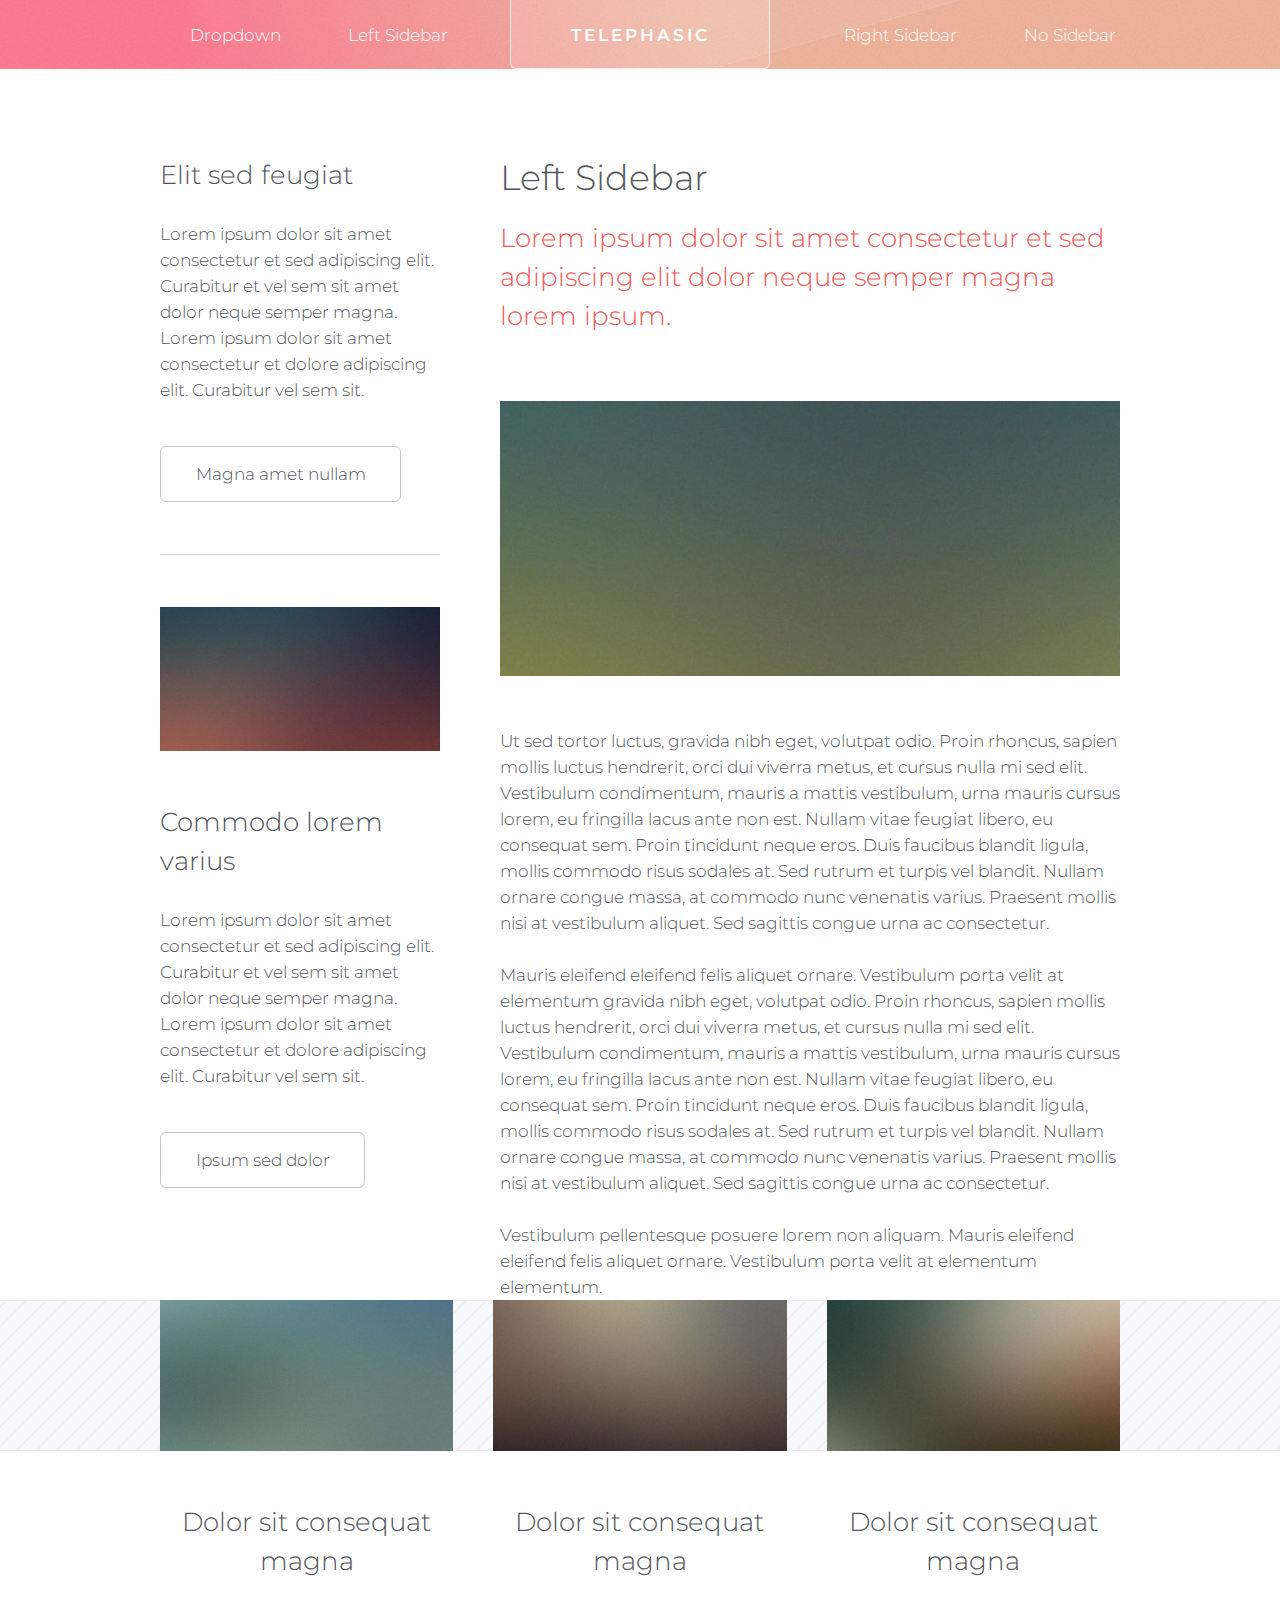
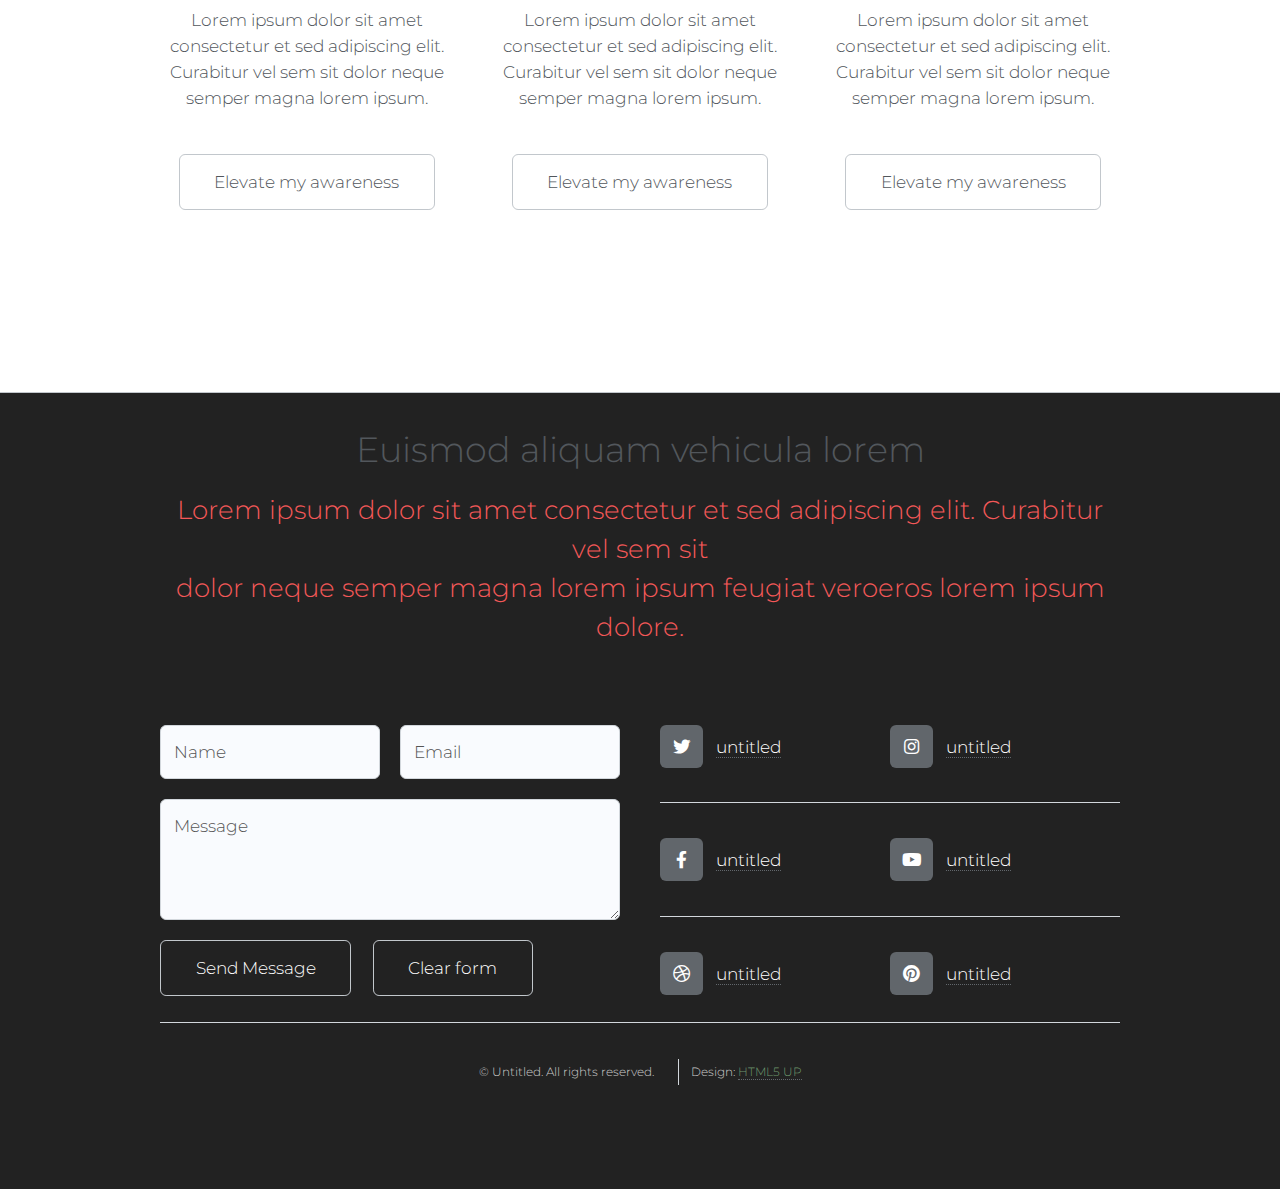
<file: left-sidebar.html>
<!DOCTYPE HTML>
<!--
	Telephasic by HTML5 UP
	html5up.net | @ajlkn
	Free for personal and commercial use under the CCA 3.0 license (html5up.net/license)
-->
<html>
	<head>
		<title>Telephasic by HTML5 UP</title>
		<meta charset="utf-8" />
		<meta name="viewport" content="width=device-width, initial-scale=1, user-scalable=no" />
		<link rel="stylesheet" href="assets/css/main.css" />
	</head>
	<body class="left-sidebar is-preload">
		<div id="page-wrapper">

			<!-- Header -->
				<div id="header-wrapper">
					<div id="header" class="container">

						<!-- Logo -->
							<h1 id="logo"><a href="index.html">Telephasic</a></h1>

						<!-- Nav -->
							<nav id="nav">
								<ul>
									<li>
										<a href="#">Dropdown</a>
										<ul>
											<li><a href="#">Lorem ipsum dolor</a></li>
											<li><a href="#">Magna phasellus</a></li>
											<li><a href="#">Etiam dolore nisl</a></li>
											<li>
												<a href="#">Phasellus consequat</a>
												<ul>
													<li><a href="#">Lorem ipsum dolor</a></li>
													<li><a href="#">Phasellus consequat</a></li>
													<li><a href="#">Magna phasellus</a></li>
													<li><a href="#">Etiam dolore nisl</a></li>
												</ul>
											</li>
											<li><a href="#">Veroeros feugiat</a></li>
										</ul>
									</li>
									<li><a href="left-sidebar.html">Left Sidebar</a></li>
									<li class="break"><a href="right-sidebar.html">Right Sidebar</a></li>
									<li><a href="no-sidebar.html">No Sidebar</a></li>
								</ul>
							</nav>

					</div>
				</div>

			<!-- Main -->
				<div class="wrapper">
					<div class="container" id="main">
						<div class="row gtr-150">
							<div class="col-4 col-12-narrower">

								<!-- Sidebar -->
									<section id="sidebar">
										<section>
											<header>
												<h3>Elit sed feugiat</h3>
											</header>
											<p>Lorem ipsum dolor sit amet consectetur et sed adipiscing elit. Curabitur et vel
											sem sit amet dolor neque semper magna. Lorem ipsum dolor sit amet consectetur et dolore
											adipiscing elit. Curabitur vel sem sit.</p>
											<ul class="actions">
												<li><a href="#" class="button">Magna amet nullam</a></li>
											</ul>
										</section>
										<section>
											<a href="#" class="image featured"><img src="images/pic07.jpg" alt="" /></a>
											<header>
												<h3>Commodo lorem varius</h3>
											</header>
											<p>Lorem ipsum dolor sit amet consectetur et sed adipiscing elit. Curabitur et vel
											sem sit amet dolor neque semper magna. Lorem ipsum dolor sit amet consectetur et dolore
											adipiscing elit. Curabitur vel sem sit.</p>
											<ul class="actions">
												<li><a href="#" class="button">Ipsum sed dolor</a></li>
											</ul>
										</section>
									</section>

							</div>
							<div class="col-8 col-12-narrower imp-narrower">

								<!-- Content -->
									<article id="content">
										<header>
											<h2>Left Sidebar</h2>
											<p>Lorem ipsum dolor sit amet consectetur et sed adipiscing elit
											dolor neque semper magna lorem ipsum.</p>
										</header>
										<a href="#" class="image featured"><img src="images/pic02.jpg" alt="" /></a>
										<p>Ut sed tortor luctus, gravida nibh eget, volutpat odio. Proin rhoncus, sapien
										mollis luctus hendrerit, orci dui viverra metus, et cursus nulla mi sed elit. Vestibulum
										condimentum, mauris a mattis vestibulum, urna mauris cursus lorem, eu fringilla lacus
										ante non est. Nullam vitae feugiat libero, eu consequat sem. Proin tincidunt neque
										eros. Duis faucibus blandit ligula, mollis commodo risus sodales at. Sed rutrum et
										turpis vel blandit. Nullam ornare congue massa, at commodo nunc venenatis varius.
										Praesent mollis nisi at vestibulum aliquet. Sed sagittis congue urna ac consectetur.</p>
										<p>Mauris eleifend eleifend felis aliquet ornare. Vestibulum porta velit at elementum
										gravida nibh eget, volutpat odio. Proin rhoncus, sapien
										mollis luctus hendrerit, orci dui viverra metus, et cursus nulla mi sed elit. Vestibulum
										condimentum, mauris a mattis vestibulum, urna mauris cursus lorem, eu fringilla lacus
										ante non est. Nullam vitae feugiat libero, eu consequat sem. Proin tincidunt neque
										eros. Duis faucibus blandit ligula, mollis commodo risus sodales at. Sed rutrum et
										turpis vel blandit. Nullam ornare congue massa, at commodo nunc venenatis varius.
										Praesent mollis nisi at vestibulum aliquet. Sed sagittis congue urna ac consectetur.</p>
										<p>Vestibulum pellentesque posuere lorem non aliquam. Mauris eleifend eleifend
										felis aliquet ornare. Vestibulum porta velit at elementum elementum.</p>
									</article>

							</div>
						</div>
						<div class="row features">
							<section class="col-4 col-12-narrower feature">
								<div class="image-wrapper first">
									<a href="#" class="image featured"><img src="images/pic03.jpg" alt="" /></a>
								</div>
								<header>
									<h3>Dolor sit consequat magna</h3>
								</header>
								<p>Lorem ipsum dolor sit amet consectetur et sed adipiscing elit. Curabitur
								vel sem sit dolor neque semper magna lorem ipsum.</p>
								<ul class="actions">
									<li><a href="#" class="button">Elevate my awareness</a></li>
								</ul>
							</section>
							<section class="col-4 col-12-narrower feature">
								<div class="image-wrapper">
									<a href="#" class="image featured"><img src="images/pic04.jpg" alt="" /></a>
								</div>
								<header>
									<h3>Dolor sit consequat magna</h3>
								</header>
								<p>Lorem ipsum dolor sit amet consectetur et sed adipiscing elit. Curabitur
								vel sem sit dolor neque semper magna lorem ipsum.</p>
								<ul class="actions">
									<li><a href="#" class="button">Elevate my awareness</a></li>
								</ul>
							</section>
							<section class="col-4 col-12-narrower feature">
								<div class="image-wrapper">
									<a href="#" class="image featured"><img src="images/pic05.jpg" alt="" /></a>
								</div>
								<header>
									<h3>Dolor sit consequat magna</h3>
								</header>
								<p>Lorem ipsum dolor sit amet consectetur et sed adipiscing elit. Curabitur
								vel sem sit dolor neque semper magna lorem ipsum.</p>
								<ul class="actions">
									<li><a href="#" class="button">Elevate my awareness</a></li>
								</ul>
							</section>
						</div>
					</div>
				</div>

			<!-- Footer -->
				<div id="footer-wrapper">
					<div id="footer" class="container">
						<header class="major">
							<h2>Euismod aliquam vehicula lorem</h2>
							<p>Lorem ipsum dolor sit amet consectetur et sed adipiscing elit. Curabitur vel sem sit<br />
							dolor neque semper magna lorem ipsum feugiat veroeros lorem ipsum dolore.</p>
						</header>
						<div class="row">
							<section class="col-6 col-12-narrower">
								<form method="post" action="#">
									<div class="row gtr-50">
										<div class="col-6 col-12-mobile">
											<input name="name" placeholder="Name" type="text" />
										</div>
										<div class="col-6 col-12-mobile">
											<input name="email" placeholder="Email" type="text" />
										</div>
										<div class="col-12">
											<textarea name="message" placeholder="Message"></textarea>
										</div>
										<div class="col-12">
											<ul class="actions">
												<li><input type="submit" value="Send Message" /></li>
												<li><input type="reset" value="Clear form" /></li>
											</ul>
										</div>
									</div>
								</form>
							</section>
							<section class="col-6 col-12-narrower">
								<div class="row gtr-0">
									<ul class="divided icons col-6 col-12-mobile">
										<li class="icon brands fa-twitter"><a href="#"><span class="extra">twitter.com/</span>untitled</a></li>
										<li class="icon brands fa-facebook-f"><a href="#"><span class="extra">facebook.com/</span>untitled</a></li>
										<li class="icon brands fa-dribbble"><a href="#"><span class="extra">dribbble.com/</span>untitled</a></li>
									</ul>
									<ul class="divided icons col-6 col-12-mobile">
										<li class="icon brands fa-instagram"><a href="#"><span class="extra">instagram.com/</span>untitled</a></li>
										<li class="icon brands fa-youtube"><a href="#"><span class="extra">youtube.com/</span>untitled</a></li>
										<li class="icon brands fa-pinterest"><a href="#"><span class="extra">pinterest.com/</span>untitled</a></li>
									</ul>
								</div>
							</section>
						</div>
					</div>
					<div id="copyright" class="container">
						<ul class="menu">
							<li>&copy; Untitled. All rights reserved.</li><li>Design: <a href="http://html5up.net">HTML5 UP</a></li>
						</ul>
					</div>
				</div>

		</div>

		<!-- Scripts -->
			<script src="assets/js/jquery.min.js"></script>
			<script src="assets/js/jquery.dropotron.min.js"></script>
			<script src="assets/js/browser.min.js"></script>
			<script src="assets/js/breakpoints.min.js"></script>
			<script src="assets/js/util.js"></script>
			<script src="assets/js/main.js"></script>

	</body>
</html>
</file>
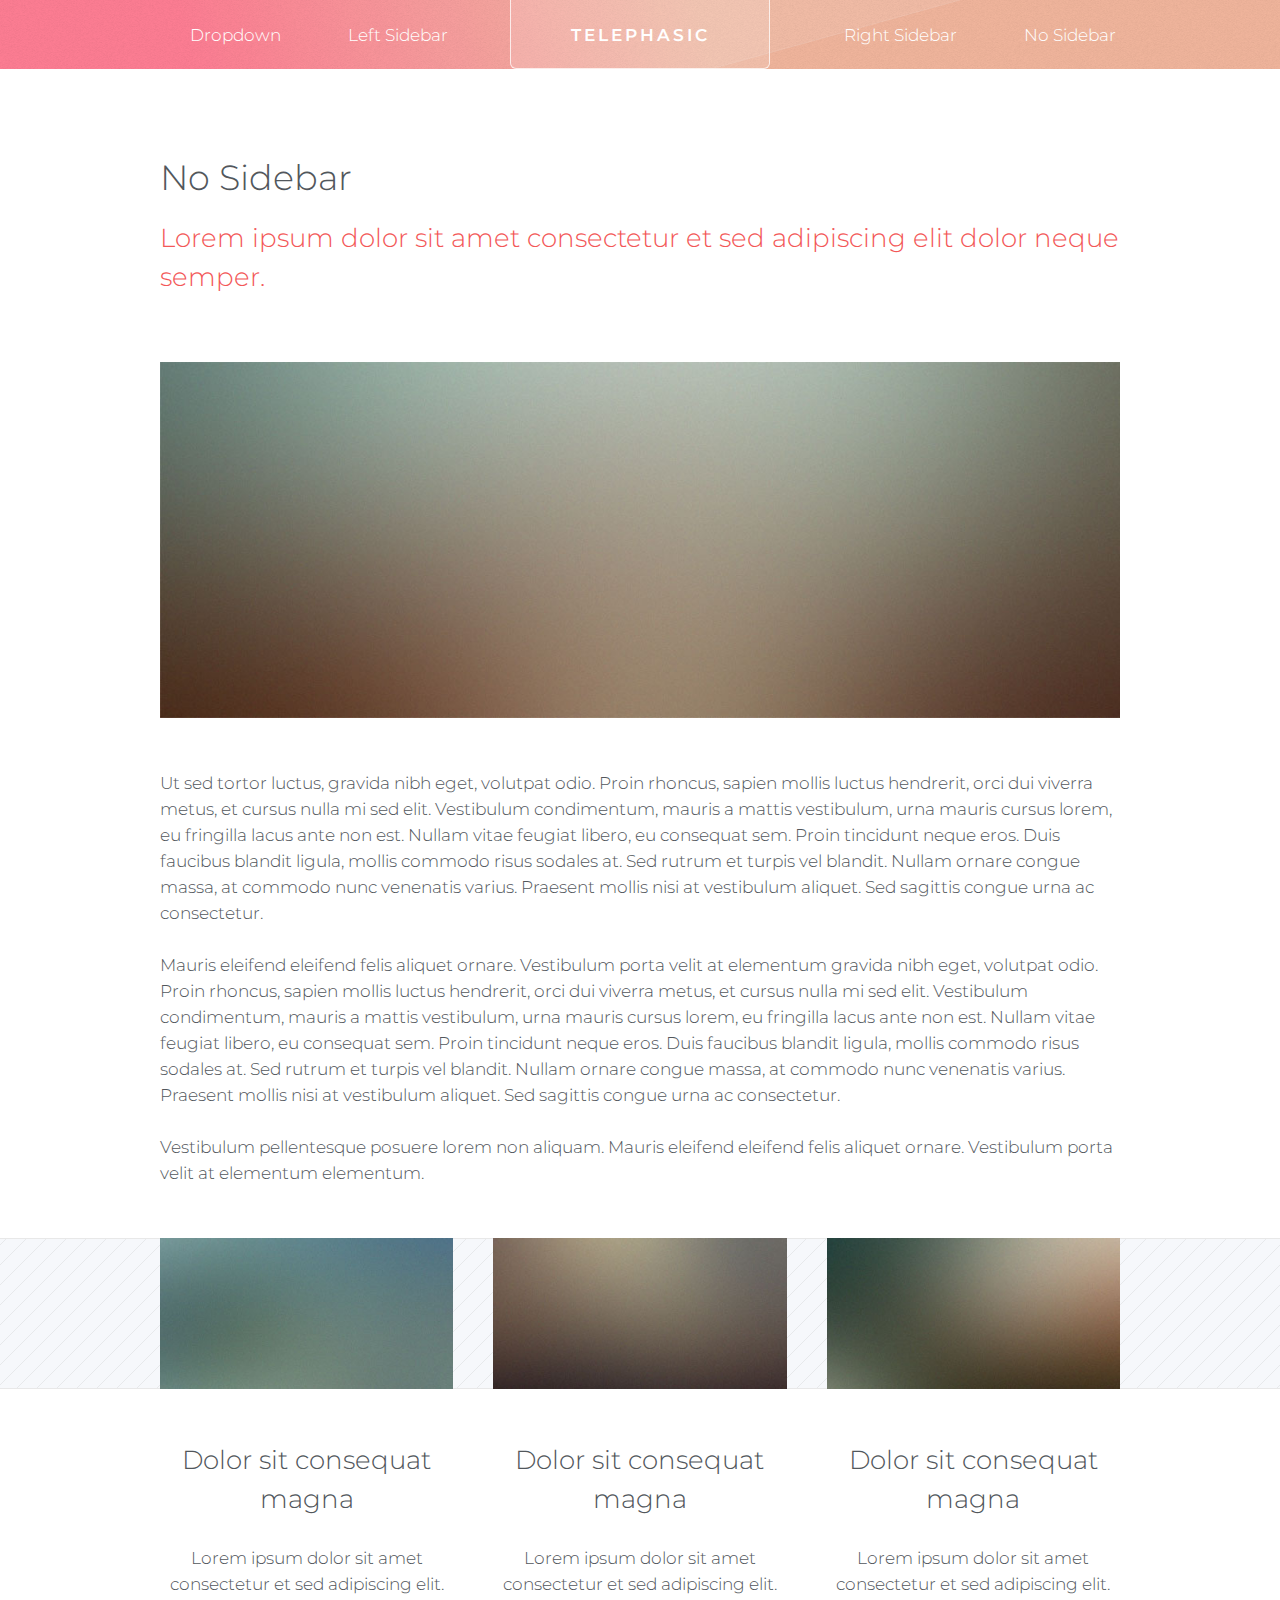
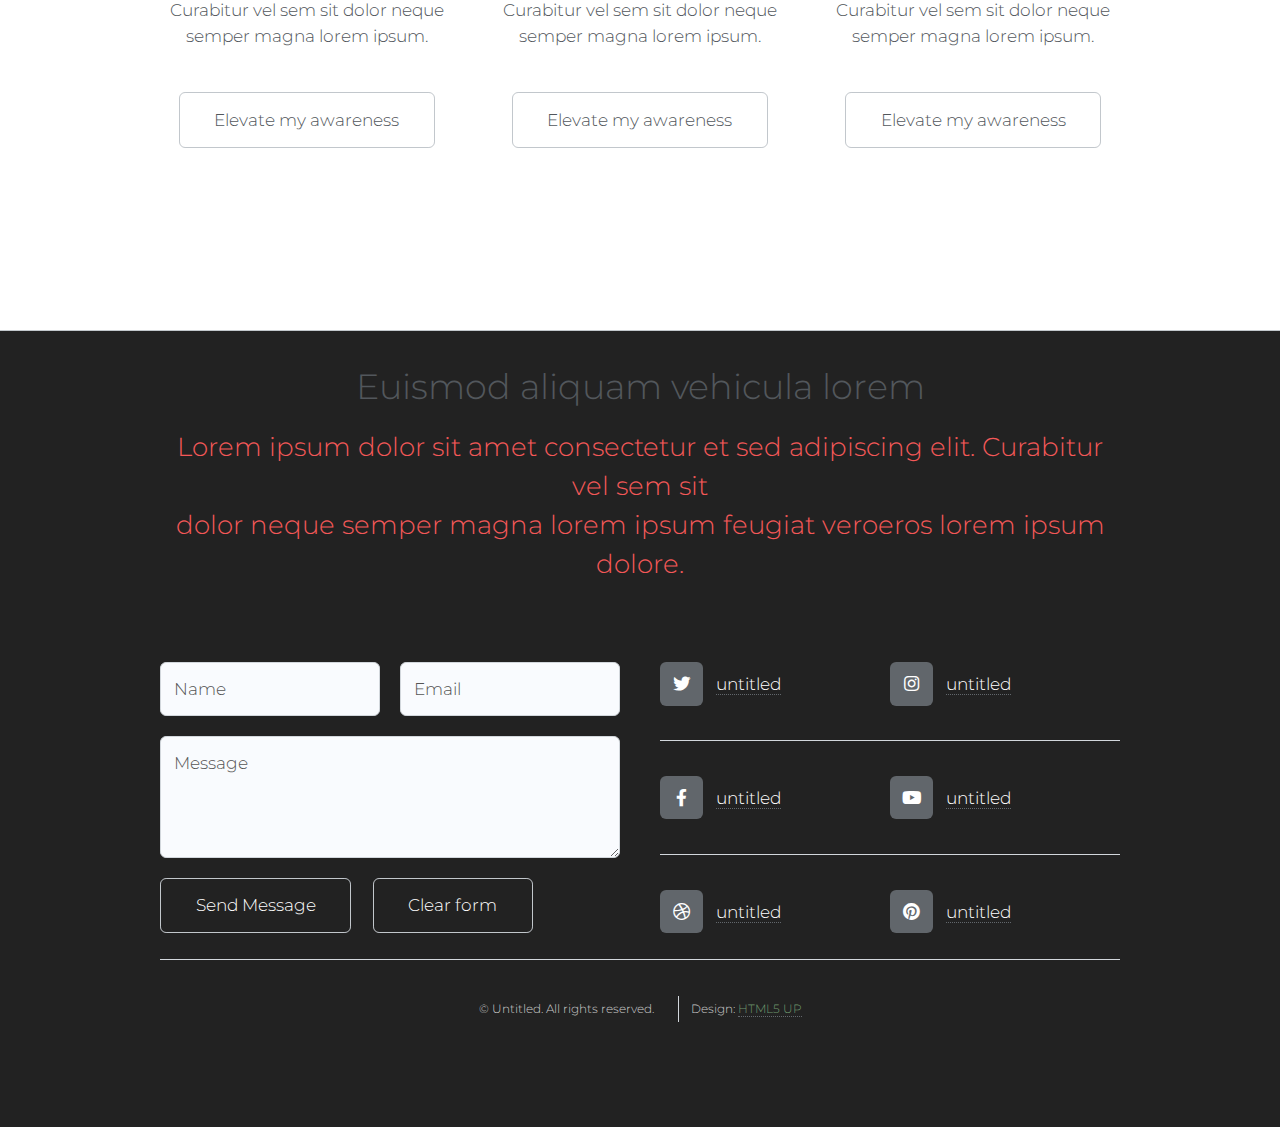
<file: no-sidebar.html>
<!DOCTYPE HTML>
<!--
	Telephasic by HTML5 UP
	html5up.net | @ajlkn
	Free for personal and commercial use under the CCA 3.0 license (html5up.net/license)
-->
<html>
	<head>
		<title>Telephasic by HTML5 UP</title>
		<meta charset="utf-8" />
		<meta name="viewport" content="width=device-width, initial-scale=1, user-scalable=no" />
		<link rel="stylesheet" href="assets/css/main.css" />
	</head>
	<body class="no-sidebar is-preload">
		<div id="page-wrapper">

			<!-- Header -->
				<div id="header-wrapper">
					<div id="header" class="container">

						<!-- Logo -->
							<h1 id="logo"><a href="index.html">Telephasic</a></h1>

						<!-- Nav -->
							<nav id="nav">
								<ul>
									<li>
										<a href="#">Dropdown</a>
										<ul>
											<li><a href="#">Lorem ipsum dolor</a></li>
											<li><a href="#">Magna phasellus</a></li>
											<li><a href="#">Etiam dolore nisl</a></li>
											<li>
												<a href="#">Phasellus consequat</a>
												<ul>
													<li><a href="#">Lorem ipsum dolor</a></li>
													<li><a href="#">Phasellus consequat</a></li>
													<li><a href="#">Magna phasellus</a></li>
													<li><a href="#">Etiam dolore nisl</a></li>
												</ul>
											</li>
											<li><a href="#">Veroeros feugiat</a></li>
										</ul>
									</li>
									<li><a href="left-sidebar.html">Left Sidebar</a></li>
									<li class="break"><a href="right-sidebar.html">Right Sidebar</a></li>
									<li><a href="no-sidebar.html">No Sidebar</a></li>
								</ul>
							</nav>

					</div>
				</div>

			<!-- Main -->
				<div class="wrapper">
					<div class="container" id="main">

						<!-- Content -->
							<article id="content">
								<header>
									<h2>No Sidebar</h2>
									<p>Lorem ipsum dolor sit amet consectetur et sed adipiscing elit
									dolor neque semper.</p>
								</header>
								<a href="#" class="image featured"><img src="images/pic06.jpg" alt="" /></a>
								<p>Ut sed tortor luctus, gravida nibh eget, volutpat odio. Proin rhoncus, sapien
								mollis luctus hendrerit, orci dui viverra metus, et cursus nulla mi sed elit. Vestibulum
								condimentum, mauris a mattis vestibulum, urna mauris cursus lorem, eu fringilla lacus
								ante non est. Nullam vitae feugiat libero, eu consequat sem. Proin tincidunt neque
								eros. Duis faucibus blandit ligula, mollis commodo risus sodales at. Sed rutrum et
								turpis vel blandit. Nullam ornare congue massa, at commodo nunc venenatis varius.
								Praesent mollis nisi at vestibulum aliquet. Sed sagittis congue urna ac consectetur.</p>
								<p>Mauris eleifend eleifend felis aliquet ornare. Vestibulum porta velit at elementum
								gravida nibh eget, volutpat odio. Proin rhoncus, sapien
								mollis luctus hendrerit, orci dui viverra metus, et cursus nulla mi sed elit. Vestibulum
								condimentum, mauris a mattis vestibulum, urna mauris cursus lorem, eu fringilla lacus
								ante non est. Nullam vitae feugiat libero, eu consequat sem. Proin tincidunt neque
								eros. Duis faucibus blandit ligula, mollis commodo risus sodales at. Sed rutrum et
								turpis vel blandit. Nullam ornare congue massa, at commodo nunc venenatis varius.
								Praesent mollis nisi at vestibulum aliquet. Sed sagittis congue urna ac consectetur.</p>
								<p>Vestibulum pellentesque posuere lorem non aliquam. Mauris eleifend eleifend
								felis aliquet ornare. Vestibulum porta velit at elementum elementum.</p>
							</article>

						<div class="row features">
							<section class="col-4 col-12-narrower feature">
								<div class="image-wrapper first">
									<a href="#" class="image featured"><img src="images/pic03.jpg" alt="" /></a>
								</div>
								<header>
									<h3>Dolor sit consequat magna</h3>
								</header>
								<p>Lorem ipsum dolor sit amet consectetur et sed adipiscing elit. Curabitur
								vel sem sit dolor neque semper magna lorem ipsum.</p>
								<ul class="actions">
									<li><a href="#" class="button">Elevate my awareness</a></li>
								</ul>
							</section>
							<section class="col-4 col-12-narrower feature">
								<div class="image-wrapper">
									<a href="#" class="image featured"><img src="images/pic04.jpg" alt="" /></a>
								</div>
								<header>
									<h3>Dolor sit consequat magna</h3>
								</header>
								<p>Lorem ipsum dolor sit amet consectetur et sed adipiscing elit. Curabitur
								vel sem sit dolor neque semper magna lorem ipsum.</p>
								<ul class="actions">
									<li><a href="#" class="button">Elevate my awareness</a></li>
								</ul>
							</section>
							<section class="col-4 col-12-narrower feature">
								<div class="image-wrapper">
									<a href="#" class="image featured"><img src="images/pic05.jpg" alt="" /></a>
								</div>
								<header>
									<h3>Dolor sit consequat magna</h3>
								</header>
								<p>Lorem ipsum dolor sit amet consectetur et sed adipiscing elit. Curabitur
								vel sem sit dolor neque semper magna lorem ipsum.</p>
								<ul class="actions">
									<li><a href="#" class="button">Elevate my awareness</a></li>
								</ul>
							</section>
						</div>
					</div>
				</div>

			<!-- Footer -->
				<div id="footer-wrapper">
					<div id="footer" class="container">
						<header class="major">
							<h2>Euismod aliquam vehicula lorem</h2>
							<p>Lorem ipsum dolor sit amet consectetur et sed adipiscing elit. Curabitur vel sem sit<br />
							dolor neque semper magna lorem ipsum feugiat veroeros lorem ipsum dolore.</p>
						</header>
						<div class="row">
							<section class="col-6 col-12-narrower">
								<form method="post" action="#">
									<div class="row gtr-50">
										<div class="col-6 col-12-mobile">
											<input name="name" placeholder="Name" type="text" />
										</div>
										<div class="col-6 col-12-mobile">
											<input name="email" placeholder="Email" type="text" />
										</div>
										<div class="col-12">
											<textarea name="message" placeholder="Message"></textarea>
										</div>
										<div class="col-12">
											<ul class="actions">
												<li><input type="submit" value="Send Message" /></li>
												<li><input type="reset" value="Clear form" /></li>
											</ul>
										</div>
									</div>
								</form>
							</section>
							<section class="col-6 col-12-narrower">
								<div class="row gtr-0">
									<ul class="divided icons col-6 col-12-mobile">
										<li class="icon brands fa-twitter"><a href="#"><span class="extra">twitter.com/</span>untitled</a></li>
										<li class="icon brands fa-facebook-f"><a href="#"><span class="extra">facebook.com/</span>untitled</a></li>
										<li class="icon brands fa-dribbble"><a href="#"><span class="extra">dribbble.com/</span>untitled</a></li>
									</ul>
									<ul class="divided icons col-6 col-12-mobile">
										<li class="icon brands fa-instagram"><a href="#"><span class="extra">instagram.com/</span>untitled</a></li>
										<li class="icon brands fa-youtube"><a href="#"><span class="extra">youtube.com/</span>untitled</a></li>
										<li class="icon brands fa-pinterest"><a href="#"><span class="extra">pinterest.com/</span>untitled</a></li>
									</ul>
								</div>
							</section>
						</div>
					</div>
					<div id="copyright" class="container">
						<ul class="menu">
							<li>&copy; Untitled. All rights reserved.</li><li>Design: <a href="http://html5up.net">HTML5 UP</a></li>
						</ul>
					</div>
				</div>

		</div>

		<!-- Scripts -->
			<script src="assets/js/jquery.min.js"></script>
			<script src="assets/js/jquery.dropotron.min.js"></script>
			<script src="assets/js/browser.min.js"></script>
			<script src="assets/js/breakpoints.min.js"></script>
			<script src="assets/js/util.js"></script>
			<script src="assets/js/main.js"></script>

	</body>
</html>
</file>
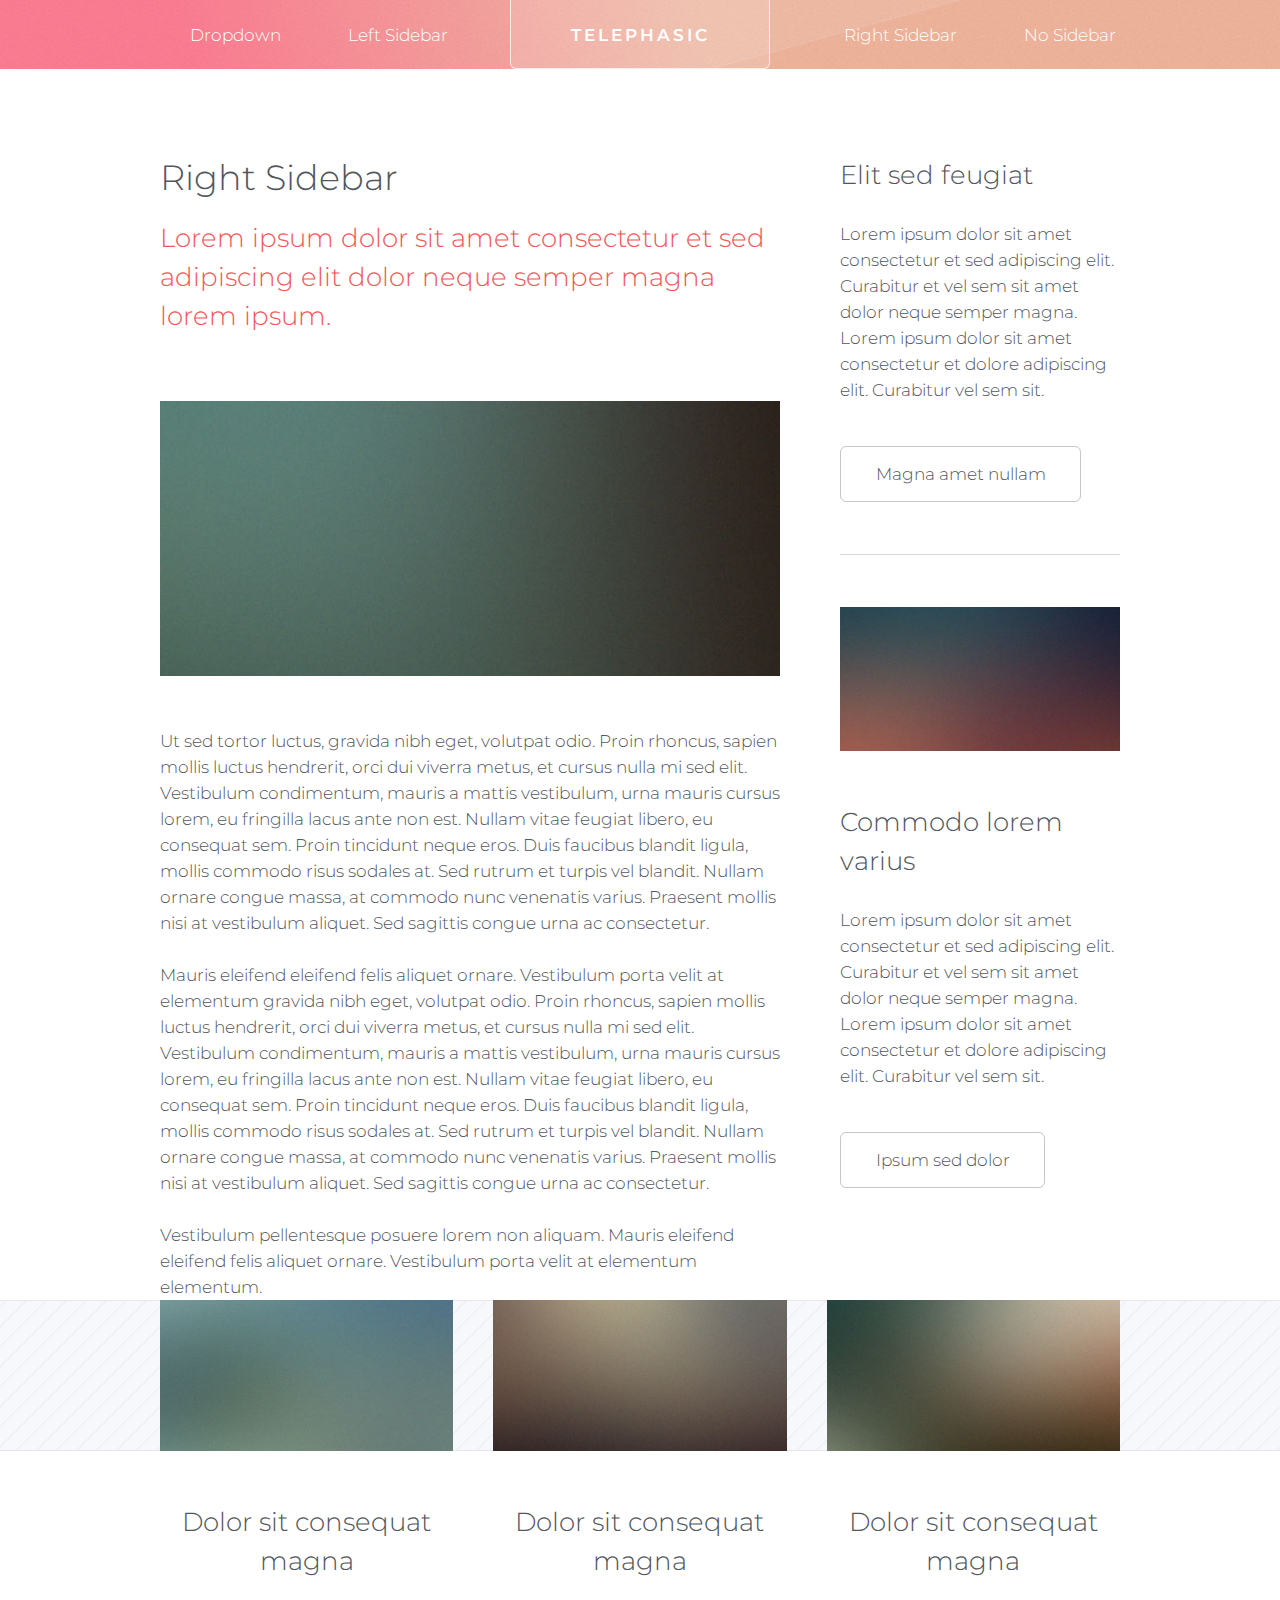
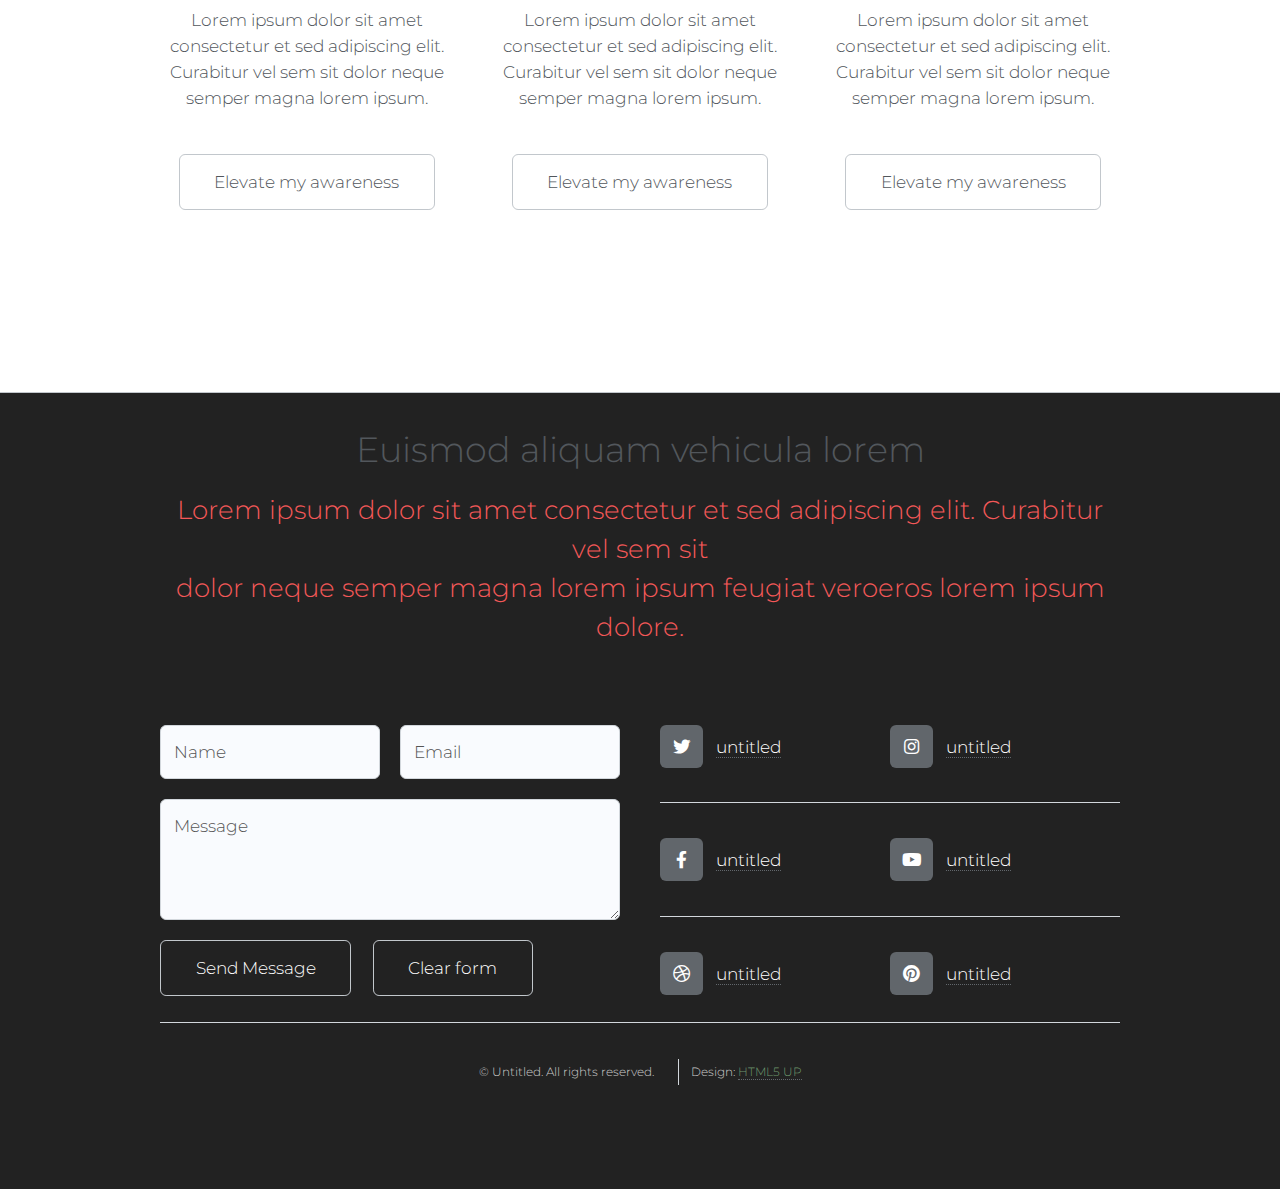
<file: right-sidebar.html>
<!DOCTYPE HTML>
<!--
	Telephasic by HTML5 UP
	html5up.net | @ajlkn
	Free for personal and commercial use under the CCA 3.0 license (html5up.net/license)
-->
<html>
	<head>
		<title>Telephasic by HTML5 UP</title>
		<meta charset="utf-8" />
		<meta name="viewport" content="width=device-width, initial-scale=1, user-scalable=no" />
		<link rel="stylesheet" href="assets/css/main.css" />
	</head>
	<body class="right-sidebar is-preload">
		<div id="page-wrapper">

			<!-- Header -->
				<div id="header-wrapper">
					<div id="header" class="container">

						<!-- Logo -->
							<h1 id="logo"><a href="index.html">Telephasic</a></h1>

						<!-- Nav -->
							<nav id="nav">
								<ul>
									<li>
										<a href="#">Dropdown</a>
										<ul>
											<li><a href="#">Lorem ipsum dolor</a></li>
											<li><a href="#">Magna phasellus</a></li>
											<li><a href="#">Etiam dolore nisl</a></li>
											<li>
												<a href="#">Phasellus consequat</a>
												<ul>
													<li><a href="#">Lorem ipsum dolor</a></li>
													<li><a href="#">Phasellus consequat</a></li>
													<li><a href="#">Magna phasellus</a></li>
													<li><a href="#">Etiam dolore nisl</a></li>
												</ul>
											</li>
											<li><a href="#">Veroeros feugiat</a></li>
										</ul>
									</li>
									<li><a href="left-sidebar.html">Left Sidebar</a></li>
									<li class="break"><a href="right-sidebar.html">Right Sidebar</a></li>
									<li><a href="no-sidebar.html">No Sidebar</a></li>
								</ul>
							</nav>

					</div>
				</div>

			<!-- Main -->
				<div class="wrapper">
					<div class="container" id="main">
						<div class="row gtr-150">
							<div class="col-8 col-12-narrower">

								<!-- Content -->
									<article id="content">
										<header>
											<h2>Right Sidebar</h2>
											<p>Lorem ipsum dolor sit amet consectetur et sed adipiscing elit
											dolor neque semper magna lorem ipsum.</p>
										</header>
										<a href="#" class="image featured"><img src="images/pic01.jpg" alt="" /></a>
										<p>Ut sed tortor luctus, gravida nibh eget, volutpat odio. Proin rhoncus, sapien
										mollis luctus hendrerit, orci dui viverra metus, et cursus nulla mi sed elit. Vestibulum
										condimentum, mauris a mattis vestibulum, urna mauris cursus lorem, eu fringilla lacus
										ante non est. Nullam vitae feugiat libero, eu consequat sem. Proin tincidunt neque
										eros. Duis faucibus blandit ligula, mollis commodo risus sodales at. Sed rutrum et
										turpis vel blandit. Nullam ornare congue massa, at commodo nunc venenatis varius.
										Praesent mollis nisi at vestibulum aliquet. Sed sagittis congue urna ac consectetur.</p>
										<p>Mauris eleifend eleifend felis aliquet ornare. Vestibulum porta velit at elementum
										gravida nibh eget, volutpat odio. Proin rhoncus, sapien
										mollis luctus hendrerit, orci dui viverra metus, et cursus nulla mi sed elit. Vestibulum
										condimentum, mauris a mattis vestibulum, urna mauris cursus lorem, eu fringilla lacus
										ante non est. Nullam vitae feugiat libero, eu consequat sem. Proin tincidunt neque
										eros. Duis faucibus blandit ligula, mollis commodo risus sodales at. Sed rutrum et
										turpis vel blandit. Nullam ornare congue massa, at commodo nunc venenatis varius.
										Praesent mollis nisi at vestibulum aliquet. Sed sagittis congue urna ac consectetur.</p>
										<p>Vestibulum pellentesque posuere lorem non aliquam. Mauris eleifend eleifend
										felis aliquet ornare. Vestibulum porta velit at elementum elementum.</p>
									</article>

							</div>
							<div class="col-4 col-12-narrower">

								<!-- Sidebar -->
									<section id="sidebar">
										<section>
											<header>
												<h3>Elit sed feugiat</h3>
											</header>
											<p>Lorem ipsum dolor sit amet consectetur et sed adipiscing elit. Curabitur et vel
											sem sit amet dolor neque semper magna. Lorem ipsum dolor sit amet consectetur et dolore
											adipiscing elit. Curabitur vel sem sit.</p>
											<ul class="actions">
												<li><a href="#" class="button">Magna amet nullam</a></li>
											</ul>
										</section>
										<section>
											<a href="#" class="image featured"><img src="images/pic07.jpg" alt="" /></a>
											<header>
												<h3>Commodo lorem varius</h3>
											</header>
											<p>Lorem ipsum dolor sit amet consectetur et sed adipiscing elit. Curabitur et vel
											sem sit amet dolor neque semper magna. Lorem ipsum dolor sit amet consectetur et dolore
											adipiscing elit. Curabitur vel sem sit.</p>
											<ul class="actions">
												<li><a href="#" class="button">Ipsum sed dolor</a></li>
											</ul>
										</section>
									</section>

							</div>
						</div>
						<div class="row features">
							<section class="col-4 col-12-narrower feature">
								<div class="image-wrapper first">
									<a href="#" class="image featured"><img src="images/pic03.jpg" alt="" /></a>
								</div>
								<header>
									<h3>Dolor sit consequat magna</h3>
								</header>
								<p>Lorem ipsum dolor sit amet consectetur et sed adipiscing elit. Curabitur
								vel sem sit dolor neque semper magna lorem ipsum.</p>
								<ul class="actions">
									<li><a href="#" class="button">Elevate my awareness</a></li>
								</ul>
							</section>
							<section class="col-4 col-12-narrower feature">
								<div class="image-wrapper">
									<a href="#" class="image featured"><img src="images/pic04.jpg" alt="" /></a>
								</div>
								<header>
									<h3>Dolor sit consequat magna</h3>
								</header>
								<p>Lorem ipsum dolor sit amet consectetur et sed adipiscing elit. Curabitur
								vel sem sit dolor neque semper magna lorem ipsum.</p>
								<ul class="actions">
									<li><a href="#" class="button">Elevate my awareness</a></li>
								</ul>
							</section>
							<section class="col-4 col-12-narrower feature">
								<div class="image-wrapper">
									<a href="#" class="image featured"><img src="images/pic05.jpg" alt="" /></a>
								</div>
								<header>
									<h3>Dolor sit consequat magna</h3>
								</header>
								<p>Lorem ipsum dolor sit amet consectetur et sed adipiscing elit. Curabitur
								vel sem sit dolor neque semper magna lorem ipsum.</p>
								<ul class="actions">
									<li><a href="#" class="button">Elevate my awareness</a></li>
								</ul>
							</section>
						</div>
					</div>
				</div>

			<!-- Footer -->
				<div id="footer-wrapper">
					<div id="footer" class="container">
						<header class="major">
							<h2>Euismod aliquam vehicula lorem</h2>
							<p>Lorem ipsum dolor sit amet consectetur et sed adipiscing elit. Curabitur vel sem sit<br />
							dolor neque semper magna lorem ipsum feugiat veroeros lorem ipsum dolore.</p>
						</header>
						<div class="row">
							<section class="col-6 col-12-narrower">
								<form method="post" action="#">
									<div class="row gtr-50">
										<div class="col-6 col-12-mobile">
											<input name="name" placeholder="Name" type="text" />
										</div>
										<div class="col-6 col-12-mobile">
											<input name="email" placeholder="Email" type="text" />
										</div>
										<div class="col-12">
											<textarea name="message" placeholder="Message"></textarea>
										</div>
										<div class="col-12">
											<ul class="actions">
												<li><input type="submit" value="Send Message" /></li>
												<li><input type="reset" value="Clear form" /></li>
											</ul>
										</div>
									</div>
								</form>
							</section>
							<section class="col-6 col-12-narrower">
								<div class="row gtr-0">
									<ul class="divided icons col-6 col-12-mobile">
										<li class="icon brands fa-twitter"><a href="#"><span class="extra">twitter.com/</span>untitled</a></li>
										<li class="icon brands fa-facebook-f"><a href="#"><span class="extra">facebook.com/</span>untitled</a></li>
										<li class="icon brands fa-dribbble"><a href="#"><span class="extra">dribbble.com/</span>untitled</a></li>
									</ul>
									<ul class="divided icons col-6 col-12-mobile">
										<li class="icon brands fa-instagram"><a href="#"><span class="extra">instagram.com/</span>untitled</a></li>
										<li class="icon brands fa-youtube"><a href="#"><span class="extra">youtube.com/</span>untitled</a></li>
										<li class="icon brands fa-pinterest"><a href="#"><span class="extra">pinterest.com/</span>untitled</a></li>
									</ul>
								</div>
							</section>
						</div>
					</div>
					<div id="copyright" class="container">
						<ul class="menu">
							<li>&copy; Untitled. All rights reserved.</li><li>Design: <a href="http://html5up.net">HTML5 UP</a></li>
						</ul>
					</div>
				</div>

		</div>

		<!-- Scripts -->
			<script src="assets/js/jquery.min.js"></script>
			<script src="assets/js/jquery.dropotron.min.js"></script>
			<script src="assets/js/browser.min.js"></script>
			<script src="assets/js/breakpoints.min.js"></script>
			<script src="assets/js/util.js"></script>
			<script src="assets/js/main.js"></script>

	</body>
</html>
</file>
<file: assets/css/events.css>
/* ----- EVENTS MAIN CONTENT ----- */
.events-main {
  background-color: var(--light-bg);
  padding: 6rem 0;
  min-height: 60vh;
}

/* ----- EVENT TABS ----- */
.event-tabs {
  display: flex;
  justify-content: center;
  gap: 1rem;
  margin: 3rem 0;
}

.tab-btn {
  background: transparent;
  border: 2px solid var(--kt-green);
  color: var(--kt-green);
  padding: 1rem 2rem;
  border-radius: 25px;
  font-weight: 600;
  font-size: 1rem;
  cursor: pointer;
  transition: all 0.3s ease;
  text-transform: uppercase;
  letter-spacing: 0.5px;
  min-width: 180px;
}

.tab-btn:hover {
  background: var(--kt-litegreen);
  border-color: var(--kt-litegreen);
  color: white;
  transform: translateY(-2px);
}

.tab-btn.active {
  background: var(--kt-green);
  color: white;
  border-color: var(--kt-green);
}

.tab-btn.active:hover {
  background: #546956;
  border-color: #546956;
}

/* ----- EVENTS GRID TOGGLE ----- */
.events-grid {
  display: none;
  grid-template-columns: repeat(2, 1fr); /* Force exactly 2 columns */
  gap: 3rem;
  margin-bottom: 6rem;
  opacity: 0;
  transition: opacity 0.3s ease;
  max-width: 1200px; /* Limit total width so cards don't get too wide */
  margin-left: auto;
  margin-right: auto;
  margin-bottom: 6rem;
}

.events-grid.active {
  display: grid;
  animation: fadeInGrid 0.5s ease forwards;
}

/* ----- SINGLE EVENT CENTERING ----- */
.events-grid:has(.event-card:only-child) {
  grid-template-columns: 1fr;
  justify-items: center;
  max-width: 600px; /* Limit width so single card doesn't get too wide */
}

.events-grid:has(.event-card:only-child) .event-card {
  max-width: 100%;
  width: 100%;
}

/* Fallback for browsers that don't support :has() */
@supports not selector(:has(*)) {
  .events-grid.single-event {
      grid-template-columns: 1fr;
      justify-items: center;
      max-width: 600px;
  }
  
  .events-grid.single-event .event-card {
      max-width: 100%;
      width: 100%;
  }
}

@keyframes fadeInGrid {
  from {
    opacity: 0;
    transform: translateY(20px);
  }
  to {
    opacity: 1;
    transform: translateY(0);
  }
}

/* ----- NO EVENTS STYLING ----- */
.no-events-message {
  grid-column: 1 / -1; /* Span full width */
  display: flex;
  justify-content: center;
  align-items: center;
  min-height: 400px;
  text-align: center;
}

.no-events-content {
  background: white;
  padding: 4rem 3rem;
  border-radius: 20px;
  box-shadow: 0 10px 30px rgba(0, 0, 0, 0.1);
  max-width: 500px;
}

.no-events-content i {
  font-size: 4rem;
  color: var(--kt-green);
  margin-bottom: 1.5rem;
}

.no-events-content h3 {
  font-size: 2rem;
  margin-bottom: 1rem;
  color: var(--dark-text);
}

.no-events-content p {
  color: #666;
  line-height: 1.6;
  margin-bottom: 2rem;
}

/* ----- PAST EVENT STYLING ----- */
.event-card.past-event {
  opacity: 0.9;
  border: 1px solid #e0e0e0;
}

.event-card.past-event:hover {
  opacity: 1;
}

.past-badge {
  position: absolute;
  top: 20px;
  right: 20px;
  background: rgba(0, 0, 0, 0.75);
  color: white;
  padding: 0.4rem 1rem;
  border-radius: 20px;
  font-size: 0.8rem;
  font-weight: 600;
  text-transform: uppercase;
  letter-spacing: 0.5px;
  z-index: 10;
}

.event-date-badge.past {
  background: var(--kt-gray);
  color: var(--dark-text);
}

/* ----- ADDITIONAL BUTTON STYLES ----- */

/* Update existing event-btn styles for better spacing */
.event-actions {
  display: flex;
  gap: 1rem;
  margin-top: auto;
}

.event-actions .event-btn {
  flex: 1;
  min-width: 0; /* Allows buttons to shrink if needed */
}

/* ----- EVENT CARDS ----- */
.event-card {
  background: white;
  border-radius: 20px;
  overflow: hidden;
  box-shadow: 0 15px 40px rgba(0, 0, 0, 0.1);
  transition: all 0.3s ease;
  position: relative;
  display: flex;
  flex-direction: column;
  height: 100%; /* Add this - makes all cards same height */
}

.event-card:hover {
  transform: translateY(-8px);
  box-shadow: 0 25px 60px rgba(0, 0, 0, 0.15);
}

/* Featured Event Card */
.event-card.featured {
  border: 3px solid var(--kt-gold);
  transform: scale(1.02);
}

.event-card.featured:hover {
  transform: scale(1.02) translateY(-8px);
}

/* Coming Soon Card */
.event-card.coming-soon {
  opacity: 0.8;
}

/* Event Image */
.event-image {
  position: relative;
  height: 300px;
  overflow: hidden;
}

.event-image img {
  width: 100%;
  height: 100%;
  object-fit: cover;
  transition: transform 0.3s ease;
}

.event-card:hover .event-image img {
  transform: scale(1.05);
}

/* Date Badge */
.event-date-badge {
  position: absolute;
  top: 20px;
  left: 20px;
  background: var(--kt-green);
  color: white;
  padding: 0.8rem;
  border-radius: 12px;
  text-align: center;
  font-weight: 600;
  min-width: 60px;
  z-index: 10;
  box-shadow: 0 4px 12px rgba(110, 153, 109, 0.3);
}

.event-date-badge .month {
  display: block;
  font-size: 0.8rem;
  text-transform: uppercase;
  letter-spacing: 1px;
}

.event-date-badge .day {
  display: block;
  font-size: 1.5rem;
  font-weight: 700;
  line-height: 1;
  margin-top: 0.2rem;
}

/* Featured Badge */
.featured-badge {
  position: absolute;
  top: 20px;
  right: 20px;
  background: var(--kt-gold);
  color: white;
  padding: 0.4rem 1rem;
  border-radius: 20px;
  font-size: 0.8rem;
  font-weight: 600;
  text-transform: uppercase;
  letter-spacing: 0.5px;
  z-index: 10;
}

/* Coming Soon Overlay */
.coming-soon-overlay {
  position: absolute;
  top: 0;
  left: 0;
  right: 0;
  bottom: 0;
  background: rgba(110, 153, 109, 0.9);
  display: flex;
  flex-direction: column;
  align-items: center;
  justify-content: center;
  color: white;
  text-align: center;
  z-index: 5;
}

.coming-soon-overlay h4 {
  font-family: 'BrittanySignature', cursive;
  font-size: 2.5rem;
  margin: 0 0 1rem 0;
  line-height: 1.1;
}

.coming-soon-overlay p {
  font-size: 1rem;
  margin: 0;
  opacity: 0.9;
}

/* Event Content */
.event-content {
  padding: 2.5rem;
  display: flex;
  flex-direction: column;
  flex: 1; /* Add this - takes up remaining space */
}

.event-header {
  margin-bottom: 1.5rem;
}

.event-header h3 {
  font-size: 2rem;
  font-weight:400;
  margin: 0 0 1rem 0;
  line-height: 1.2;
}

.event-meta {
  display: flex;
  flex-direction: column;
  gap: 0.5rem;
}

.event-time,
.event-location {
  display: flex;
  align-items: center;
  gap: 0.5rem;
  color: var(--kt-green);
  font-weight: 500;
}

.event-time i,
.event-location i {
  width: 16px;
  color: var(--kt-gold);
}

.event-description {
  color: #666;
  line-height: 1.6;
  margin-bottom: 2rem;
  font-size: 1rem;
}

/* Event Highlights */
.event-highlights {
  margin-bottom: 2.5rem;
}

.event-highlights h4 {
  color: var(--kt-green);
  font-size: 1.1rem;
  font-weight: 600;
  margin: 0 0 1rem 0;
}

.event-highlights ul {
  margin: 0;
  padding-left: 1.2rem;
}

.event-highlights li {
  color: #555;
  line-height: 1.5;
  margin-bottom: 0.5rem;
}

/* Event Actions */
.event-actions {
  display: flex;
  gap: 1rem;
  margin-top: auto; /* Add this - pushes buttons to bottom */
}

.event-btn {
  padding: 0.9rem 2rem;
  border: none;
  border-radius: 25px;
  font-weight: 600;
  font-size: 0.9rem;
  cursor: pointer;
  transition: all 0.3s ease;
  text-transform: uppercase;
  letter-spacing: 0.5px;
  text-decoration: none;
  display: inline-block;
  text-align: center;
  flex: 1;
}

.event-btn.primary {
  background: var(--kt-green);
  color: white;
}

.event-btn.primary:hover {
  background: #546956;
  transform: translateY(-2px);
  box-shadow: 0 5px 15px rgba(110, 153, 109, 0.3);
}


/* ----- NEWSLETTER SECTION ----- */
.newsletter-section {
  background: white;
  padding: 4rem 3rem;
  border-radius: 20px;
  text-align: center;
  box-shadow: 0 10px 30px rgba(0, 0, 0, 0.1);
  max-width: 800px;
  width: 90%;
  position: relative;
  left: 50%;
  transform: translateX(-50%);
  margin: 4rem 0;
}

.newsletter-content h3 {
  font-size: 2.5rem;
  color: var(--dark-text);
  margin-bottom: 1rem;
}

.newsletter-content p {
  color: #666;
  font-size: 1.1rem;
  line-height: 1.6;
  margin-bottom: 2rem;
  max-width: 600px; /* Constrain text width for better readability */
  margin-left: auto;
  margin-right: auto;
  margin-bottom: 2rem;
}

.newsletter-form {
  display: flex;
  gap: 1rem;
  max-width: 500px;
  margin: 0 auto;
}

.newsletter-form input {
  flex: 1;
  padding: 1rem 1.5rem;
  border: 2px solid var(--kt-gray);
  border-radius: 25px;
  font-size: 1rem;
  outline: none;
  transition: border-color 0.3s ease;
}

.newsletter-form input:focus {
  border-color: var(--kt-green);
}

.newsletter-btn {
  background: var(--kt-green);
  color: white;
  border: none;
  padding: 1rem 2.5rem;
  border-radius: 25px;
  font-weight: 600;
  font-size: 0.9rem;
  cursor: pointer;
  transition: all 0.3s ease;
  text-transform: uppercase;
  letter-spacing: 0.5px;
  white-space: nowrap;
}

.newsletter-btn:hover {
  background: #546956;
  transform: translateY(-2px);
}

/* ----- ANIMATIONS ----- */
@keyframes fadeInUp {
  from {
    opacity: 0;
    transform: translateY(30px);
  }
  to {
    opacity: 1;
    transform: translateY(0);
  }
}

.event-card {
  animation: fadeInUp 0.6s ease forwards;
}

.event-card:nth-child(1) { animation-delay: 0s; }
.event-card:nth-child(2) { animation-delay: 0.2s; }
.event-card:nth-child(3) { animation-delay: 0.4s; }

/* Flodesk Integration Styles */
#fd-form-683a43a108dbbb76560b1774 button[type="submit"] {
  border-radius: 25px !important; /* Rounded edges */
  padding: 1rem 2.5rem !important;
  font-weight: 600 !important;
  text-transform: uppercase !important;
  letter-spacing: 0.5px !important;
  transition: all 0.3s ease !important;
}

#fd-form-683a43a108dbbb76560b1774 button[type="submit"]:hover {
  background: #546956 !important;
  border-color: #546956 !important;
} 

/* Event card interactions */
.event-card {
  transition: all 0.3s ease;
  cursor: pointer;
}

.animate-in {
  animation: slideInUp 0.6s ease-out;
}

@keyframes slideInUp {
  from {
      opacity: 0;
      transform: translateY(30px);
  }
  to {
      opacity: 1;
      transform: translateY(0);
  }
}

/* ----- RESPONSIVE DESIGN ----- */
@media screen and (max-width: 1024px) {
  .events-grid {
    grid-template-columns: repeat(2, 1fr); /* Keep 2 columns on tablets */
    gap: 2rem;
  }
}

@media screen and (max-width: 768px) {
  .events-main {
    padding: 4rem 0;
  }

  .event-tabs {
    flex-direction: column;
    align-items: center;
    gap: 1rem;
    margin: 2rem 0;
  }
  
  .tab-btn {
    width: 100%;
    max-width: 250px;
  }
  
  .events-grid {
    grid-template-columns: 1fr; /* Single column on mobile */
    gap: 2rem;
    margin-bottom: 4rem;
  }
  
  .event-actions {
    flex-direction: column;
    gap: 0.8rem;
  }
}
  
  .event-content {
    padding: 2rem;
  }
  
  .event-header h3 {
    font-size: 1.8rem;
  }
  
  .section-title {
    font-size: 2.8rem;
  }
  
  .event-actions {
    flex-direction: column;
  }
  
  .event-meta {
    gap: 0.3rem;
  }
  
  .newsletter-section {
    padding: 3rem 2rem;
    margin-top: 6rem;
    margin-bottom: 3rem;
  }
  
  .newsletter-form {
    flex-direction: column;
    gap: 1rem;
  }
  
  .newsletter-content h3 {
    font-size: 2rem;
  }

@media screen and (max-width: 480px) {
  .events #header-wrapper {
    height: 40vh;
  }
  
  .event-content {
    padding: 1.5rem;
  }
  
  .event-header h3 {
    font-size: 1.6rem;
  }
  
  .events-main {
    padding: 3rem 0;
  }
  
  .newsletter-section {
    padding: 2rem 1.5rem;
    margin-top: 4rem;
    margin-bottom: 2rem;
  }
}


/* ----- IMAGE LIGHTBOX ----- */
.lightbox-overlay {
  position: fixed;
  top: 0;
  left: 0;
  width: 100%;
  height: 100%;
  background: rgba(0, 0, 0, 0.9);
  backdrop-filter: blur(5px);
  z-index: 10000;
  display: flex;
  align-items: center;
  justify-content: center;
  opacity: 0;
  visibility: hidden;
  transition: all 0.3s ease;
  padding: 20px;
}

.lightbox-overlay.show {
  opacity: 1;
  visibility: visible;
}

.lightbox-content {
  position: relative;
  max-width: 90vw;
  max-height: 90vh;
  display: flex;
  flex-direction: column;
  align-items: center;
}

.lightbox-close {
  position: absolute;
  top: -50px;
  right: 0;
  background: none;
  border: none;
  color: white;
  font-size: 2.5rem;
  cursor: pointer;
  z-index: 10001;
  width: 40px;
  height: 40px;
  display: flex;
  align-items: center;
  justify-content: center;
  border-radius: 50%;
  transition: all 0.3s ease;
}

.lightbox-close:hover {
  transform: scale(1.1);
}

#lightbox-image {
  max-width: 100%;
  max-height: 80vh;
  object-fit: contain;
  border-radius: 10px;
  box-shadow: 0 20px 60px rgba(0, 0, 0, 0.5);
  transform: scale(0.8);
  transition: transform 0.3s ease;
}

.lightbox-overlay.show #lightbox-image {
  transform: scale(1);
}

.lightbox-caption {
  color: white;
  text-align: center;
  margin-top: 1rem;
  font-size: 1.1rem;
  max-width: 600px;
  line-height: 1.4;
}

/* Make event images clickable */
.event-image {
  cursor: pointer;
  position: relative;
}

.event-image::after {
  content: '🔍';
  position: absolute;
  top: 50%;
  left: 50%;
  transform: translate(-50%, -50%);
  background: rgba(0, 0, 0, 0.7);
  color: white;
  width: 50px;
  height: 50px;
  border-radius: 50%;
  display: flex;
  align-items: center;
  justify-content: center;
  font-size: 1.2rem;
  opacity: 0;
  transition: opacity 0.3s ease;
  pointer-events: none;
}

.event-image:hover::after {
  opacity: 1;
}

/* Mobile responsiveness */
@media screen and (max-width: 768px) {
  .lightbox-close {
      top: -40px;
      font-size: 2rem;
  }
  
  #lightbox-image {
      max-height: 70vh;
  }
  
  .lightbox-caption {
      font-size: 1rem;
      margin-top: 0.5rem;
  }
}

@media screen and (max-width: 480px) {
  .lightbox-overlay {
      padding: 10px;
  }
  
  .lightbox-close {
      top: -35px;
      right: -10px;
      font-size: 1.8rem;
  }
  
  #lightbox-image {
      max-height: 60vh;
  }
}
</file>
<file: assets/css/faq.css>
/* ----- FAQ MAIN CONTENT ----- */
.faq-main {
  background-color: var(--light-bg);
  padding: 6rem 0;
  min-height: 60vh;
}

/* ----- FAQ INTRODUCTION SECTION ----- */
.faq-intro {
  margin-bottom: 4rem;
  text-align: center;
}

.faq-intro-content h2 {
  font-size: 3rem;
  color: var(--dark-text);
  margin-bottom: 2rem;
}

.faq-intro-text {
  max-width: 800px;
  margin: 0 auto;
}

.faq-intro-text > p {
  font-size: 1.2rem;
  color: #666;
  margin-bottom: 1.5rem;
}

.faq-includes-list {
  background: white;
  border-radius: 15px;
  padding: 2rem;
  margin: 2rem 0;
  list-style: none;
  box-shadow: 0 10px 30px rgba(0, 0, 0, 0.1);
}

.faq-includes-list li {
  font-size: 1.1rem;
  padding: 0.8rem 0;
  border-bottom: 1px solid #f0f0f0;
  display: flex;
  align-items: center;
}

.faq-includes-list li:last-child {
  border-bottom: none;
}

.faq-includes-list .optional {
  color: var(--kt-green);
  font-style: italic;
  margin-left: 0.5rem;
}

.faq-additional-info {
  background: var(--kt-green);
  color: white;
  padding: 2rem;
  border-radius: 15px;
  margin-top: 2rem;
}

.faq-additional-info p {
  margin-bottom: 1rem;
  line-height: 1.6;
}

.faq-additional-info p:last-child {
  margin-bottom: 0;
}

/* ----- FAQ ACCORDION ----- */
.faq-section {
  margin-bottom: 6rem;
}

.faq-container {
  max-width: 900px;
  margin: 0 auto;
}

.faq-item {
  background: white;
  border-radius: 15px;
  margin-bottom: 1rem;
  box-shadow: 0 5px 15px rgba(0, 0, 0, 0.1);
  overflow: hidden;
  transition: all 0.3s ease;
}

.faq-item:hover {
  box-shadow: 0 8px 25px rgba(0, 0, 0, 0.15);
}

.faq-question {
  width: 100%;
  background: none;
  border: none;
  padding: 2rem;
  text-align: left;
  cursor: pointer;
  display: flex;
  justify-content: space-between;
  align-items: center;
  font-size: 1.2rem;
  font-weight: 600;
  color: var(--dark-text);
  transition: all 0.3s ease;
}

.faq-question:hover {
  background: #f8f8f8;
}

.faq-question[aria-expanded="true"] {
  background: var(--kt-green);
  color: white;
}

.faq-question[aria-expanded="true"] .faq-icon {
  transform: rotate(180deg);
  color: white;
}

.faq-icon {
  color: var(--kt-green);
  transition: transform 0.3s ease, color 0.3s ease;
  font-size: 1rem;
}

.faq-answer {
  max-height: 0;
  overflow: hidden;
  transition: max-height 0.4s ease, padding 0.4s ease;
}

.faq-answer.active {
  max-height: 1000px; /* Large enough to accommodate content */
}

.faq-answer-content {
  padding: 0 2rem 2rem 2rem;
  color: #666;
  line-height: 1.6;
}

.faq-answer-content p {
  margin-bottom: 1rem;
}

.faq-answer-content ul {
  margin: 1rem 0;
  padding-left: 1.5rem;
}

.faq-answer-content li {
  margin-bottom: 0.5rem;
}

.faq-answer-content strong {
  color: var(--kt-green);
  font-weight: 600;
}

/* ----- CONTACT CTA SECTION ----- */
.faq-contact-cta {
  background: white;
  padding: 4rem 3rem;
  border-radius: 20px;
  text-align: center;
  box-shadow: 0 10px 30px rgba(0, 0, 0, 0.1);
  max-width: 600px;
  position: relative;
  left: 50%;
  transform: translateX(-50%);
  margin: 4rem 0;
}

.cta-content h3 {
  font-size: 2.5rem;
  color: var(--dark-text);
  margin-bottom: 1rem;
}

.cta-content p {
  color: #666;
  font-size: 1.1rem;
  line-height: 1.6;
  margin-bottom: 2rem;
}

.cta-btn {
  background: var(--kt-green);
  color: white;
  border: none;
  padding: 1rem 2.5rem;
  border-radius: 25px;
  font-weight: 600;
  font-size: 1rem;
  cursor: pointer;
  transition: all 0.3s ease;
  text-transform: uppercase;
  letter-spacing: 0.5px;
  text-decoration: none;
  display: inline-block;
}

.cta-btn:hover {
  background: #546956;
  transform: translateY(-2px);
  box-shadow: 0 5px 15px rgba(110, 153, 109, 0.3);
}

/* ----- ANIMATIONS ----- */
@keyframes fadeInUp {
  from {
    opacity: 0;
    transform: translateY(30px);
  }
  to {
    opacity: 1;
    transform: translateY(0);
  }
}

.faq-item {
  animation: fadeInUp 0.6s ease forwards;
}

.faq-item:nth-child(1) { animation-delay: 0s; }
.faq-item:nth-child(2) { animation-delay: 0.1s; }
.faq-item:nth-child(3) { animation-delay: 0.2s; }
.faq-item:nth-child(4) { animation-delay: 0.3s; }
.faq-item:nth-child(5) { animation-delay: 0.4s; }
.faq-item:nth-child(6) { animation-delay: 0.5s; }

/* ----- RESPONSIVE DESIGN ----- */
@media screen and (max-width: 768px) {
  .faq-main {
    padding: 4rem 0;
  }

  .faq-intro-content h2 {
    font-size: 2.5rem;
  }

  .faq-includes-list {
    padding: 1.5rem;
  }

  .faq-additional-info {
    padding: 1.5rem;
  }

  .faq-question {
    padding: 1.5rem;
    font-size: 1.1rem;
  }

  .faq-answer-content {
    padding: 0 1.5rem 1.5rem 1.5rem;
  }

  .faq-contact-cta {
    padding: 3rem 2rem;
    margin: 3rem 1rem;
  }

  .cta-content h3 {
    font-size: 2rem;
  }
}

@media screen and (max-width: 480px) {
  .faq #header-wrapper {
    height: 40vh;
  }

  .faq-main {
    padding: 3rem 0;
  }

  .faq-intro-content h2 {
    font-size: 2rem;
  }

  .faq-includes-list {
    padding: 1rem;
  }

  .faq-includes-list li {
    font-size: 1rem;
    flex-direction: column;
    align-items: flex-start;
    text-align: left;
  }

  .faq-additional-info {
    padding: 1rem;
  }

  .faq-question {
    padding: 1rem;
    font-size: 1rem;
  }

  .faq-answer-content {
    padding: 0 1rem 1rem 1rem;
  }

  .faq-contact-cta {
    padding: 2rem 1rem;
    margin: 2rem 0.5rem;
  }

  .cta-content h3 {
    font-size: 1.8rem;
  }
}
</file>
<file: assets/css/header.css>
@font-face {
	font-family: 'BrittanySignature';
	src: url('../webfonts/BrittanySignature.woff') format('woff');
	font-weight: normal;
	font-style: normal;
  }

  .brittany {
    font-family: 'BrittanySignature';
  }

  .grow {
    transition: transform 0.3s ease;
  }
  .grow:hover {
      transform: scale(1.15);;
  }

  :root {
    --kt-green: #6e996d;
    --kt-litegreen: #98A876;
    --kt-gold: #c2a383;
    --kt-gray: #d9d9d9;
    --dark-text: #333;
    --light-bg: #f5f3f0;
  }


    /* ----- Top Header ----- */
    #header-wrapper {
        position: relative;
        padding: 1em 0 2em 0;
        background-image: linear-gradient(rgba(0, 0, 0, 0.5), rgba(0, 0, 0, 0.5)), url("../../images/sommelier.jpg");
        height: 35vh;
        background-position: top;
        background-repeat: no-repeat;
        background-size: cover;
        background-attachment: fixed;
    }

    #hero * {
    pointer-events: auto;
    }

    #hero {
    display: flex;
    flex-direction: column;
    align-items: center;
    justify-content: center;
    height: 100%;
    position: relative;
    z-index: 900; /* Lower than navigation */
    pointer-events: none; /* Allow clicks to pass through to elements below */
    }

    #hero p{
    letter-spacing: 2px;
    }

    #header-wrapper header{
    font-size: clamp(1rem, 1.5vw, 3rem);
    }

  /* ----- STICKY NAVIGATION STYLES ----- */
#header {
    position: fixed; /* Change from relative to fixed */
    top: 0;
    left: 0;
    z-index: 1000;
    width: 100%;
    background-color: transparent; /* Semi-transparent background */
    padding: 10px 0; /* Add some padding for better appearance */
    transition: background-color 0.3s ease, padding 0.3s ease;
  }
  
  /* Scrolled state for header */
  .scrolled #header {
    background-color: rgba(0, 0, 0, 0.9); /* More opaque when scrolled */
    padding: 5px 0; /* Slightly smaller padding when scrolled for a compact look */
    box-shadow: 0 2px 10px rgba(0, 0, 0, 0.3); /* Subtle shadow when scrolled */
  }
  
  #nav {
      position: relative;
      z-index: 1001; /* Even higher z-index */
      pointer-events: auto; /* Ensure clicks are registered */
      text-align: right;
      margin-top:0;
  }
  
  #nav ul {
    display: inline-flex; /* Change from block to inline-flex */
    justify-content: flex-end; /* Align items to the end (right) */
    pointer-events: auto;
    margin: 0;
    padding: 0;
  }
  
  #nav ul li {
    pointer-events: auto;
    margin-left: 0; /* Space between nav items */
    margin-right: 1.5em; /* No right margin */
  }
  
  #nav ul li a {
      position: relative;
      z-index: 1002;
      pointer-events: auto;
      display: inline-block;
      padding: 0;
  }
  
  #nav a {
    position: relative;
    z-index: 1002;
    pointer-events: auto;
    display: inline-block;
    color: #fff;
    border: none;
    padding: 0.5em 0.75em;
    transition: all 0.3s ease;
    text-decoration: none;
  }
  
  #nav a:hover {
    color: #c2a383; /* Wine/champagne color */
    text-shadow: 0 0 8px rgba(194, 163, 131, 0.6); /* Glowing effect */
  }

  /* Mobile Header - Elegant Gold Gradient */
@media screen and (max-width: 768px) {
  #header-wrapper {
    background-image: 
    linear-gradient(rgba(0, 0, 0, 0.3), rgba(0, 0, 0, 0.3)),
    linear-gradient(135deg, #8fb68a 0%, var(--kt-green) 50%, #4a6b49 100%);
      background-attachment: scroll;
  }
}

@media screen and (max-width: 480px) {
  #header-wrapper {
    background-image: 
    linear-gradient(rgba(0, 0, 0, 0.3), rgba(0, 0, 0, 0.3)),
    linear-gradient(135deg, #8fb68a 0%, var(--kt-green) 50%, #4a6b49 100%);
      background-attachment: scroll;
      height: 30vh;
  }
}
</file>
<file: assets/css/booktasting.css>
iframe {
    min-height: 700px !important;
    height: 800px !important;
  }
</file>
<file: assets/css/products.css>

</file>
<file: assets/css/terms.css>
.definitions-list {
    list-style-type: none;
    margin-left: 0;
}

.terms-footer {
    background-color: var(--kt-green);
    color: white;
    padding: 2rem;
    border-radius: 10px;
    margin-top: 3rem;
    text-align: center;
}

.terms-footer a {
    color: white;
    text-decoration: underline;
}

.terms-footer a:hover {
    text-decoration: none;
}
</file>
<file: assets/css/main.css>
@import url("fontawesome-all.min.css");
@import url("https://fonts.googleapis.com/css?family=Source+Sans+Pro:300,300italic,400,400italic,600");
@import url("https://fonts.googleapis.com/css2?family=Montserrat:wght@300;400;500;700&display=swap");

html, body, div, span, applet, object,
iframe, h1, h2, h3, h4, h5, h6, p, blockquote,
pre, a, abbr, acronym, address, big, cite,
code, del, dfn, em, img, ins, kbd, q, s, samp,
small, strike, strong, sub, sup, tt, var, b,
u, i, center, dl, dt, dd, ol, ul, li, fieldset,
form, label, legend, table, caption, tbody,
tfoot, thead, tr, th, td, article, aside,
canvas, details, embed, figure, figcaption,
footer, header, hgroup, menu, nav, output, ruby,
section, summary, time, mark, audio, video {
	margin: 0;
	padding: 0;
	border: 0;
	font-size: 100%;
	font: inherit;
	vertical-align: baseline;}

article, aside, details, figcaption, figure,
footer, header, hgroup, menu, nav, section {
	display: block;}

body {
	line-height: 1;
}

ol, ul {
	list-style: none;
}

blockquote, q {
	quotes: none;
}

	blockquote:before, blockquote:after, q:before, q:after {
		content: '';
		content: none;
	}

table {
	border-collapse: collapse;
	border-spacing: 0;
}

body {
	-webkit-text-size-adjust: none;
}

mark {
	background-color: transparent;
	color: inherit;
}

input::-moz-focus-inner {
	border: 0;
	padding: 0;
}

input, select, textarea {
	-moz-appearance: none;
	-webkit-appearance: none;
	-ms-appearance: none;
	appearance: none;
}

/* Basic */

	@-ms-viewport {
		width: device-width;
	}

	html {
		box-sizing: border-box;
	}

	*, *:before, *:after {
		box-sizing: inherit;
	}

	body {
		background: #f5f7fa;
		font-family: 'Montserrat', sans-serif;
		font-weight: 300;
		color: #52575c;
		line-height: 1.75em;
		font-size: 14pt;
	}

		body.is-preload *, body.is-preload *:before, body.is-preload *:after {
			-moz-animation: none !important;
			-webkit-animation: none !important;
			-ms-animation: none !important;
			animation: none !important;
			-moz-transition: none !important;
			-webkit-transition: none !important;
			-ms-transition: none !important;
			transition: none !important;
		}

	input, textarea, select {
		font-family: 'Montserrat', sans-serif;
		font-weight: 300;
		color: #52575c;
		line-height: 1.75em;
		font-size: 15pt;
	}

	h1, h2, h3, h4, h5, h6 {
		font-weight: 300;
		color: #52575c;
	}

	h1 a, h2 a, h3 a, h4 a, h5 a, h6 a {
		color: inherit;
		text-decoration: none;
	}

	h2 {
		font-size: 2em;
		line-height: 1.25em;
	}

	h3 {
		font-size: 1.5em;
		line-height: 1.5em;
	}

	a {
		-moz-transition: color 0.25s ease-in-out, border-color 0.25s ease-in-out, background-color 0.25s ease-in-out;
		-webkit-transition: color 0.25s ease-in-out, border-color 0.25s ease-in-out, background-color 0.25s ease-in-out;
		-ms-transition: color 0.25s ease-in-out, border-color 0.25s ease-in-out, background-color 0.25s ease-in-out;
		transition: color 0.25s ease-in-out, border-color 0.25s ease-in-out, background-color 0.25s ease-in-out;
		color: inherit;
		text-decoration: none;
		border-bottom: dotted 1px #62676c;
	}

		a:hover {
			color: #f35858;
			border-bottom-color: rgba(255, 255, 255, 0);
		}

	strong, b {
		font-weight: 400;
		color: #42474c;
	}

	em, i {
		font-style: italic;
	}

	sub {
		position: relative;
		top: 0.5em;
		font-size: 0.8em;
	}

	sup {
		position: relative;
		top: -0.5em;
		font-size: 0.8em;
	}

	hr {
		border: 0;
		border-top: solid 1px #c2c7cc;
	}

	blockquote {
		border-left: solid 0.5em #c2c7cc;
		padding: 1em 0 1em 2em;
		font-style: italic;
	}

	p, ul, ol, dl, table {
		margin-bottom: 1.5em;
	}

	br.clear {
		clear: both;
	}

	.features {
		margin-bottom: 1.5em;
	}

	.feature {
		text-align: center;
	}

/* Sections/Article */

	section, article {
		margin-bottom: 3em;
	}

	section > :last-child,
	article > :last-child,
	section:last-child,
	article:last-child {
		margin-bottom: 0;
	}

	.row > section, .row > article {
		margin-bottom: 0;
	}

	header {
		margin-bottom: 1.5em;
	}

		header > p {
			display: block;
			color: #f35858;
			padding: 0.75em 0 1em 0;
			font-size: 1.5em;
			line-height: 1.5em;
		}

		header.major {
			text-align: center;
		}

/* Container */

	.container {
		margin: 0 auto;
		max-width: 100%;
		width: 1200px;
	}

		@media screen and (max-width: 1280px) {

			.container {
				width: 960px;
			}

		}

		@media screen and (max-width: 1080px) {

			.container {
				width: 100%;
			}

		}

		@media screen and (max-width: 820px) {

			.container {
				width: 100%;
			}

		}

		@media screen and (max-width: 736px) {

			.container {
				width: 100%;
			}

		}

		@media screen and (max-width: 480px) {

			.container {
				width: 100%;
			}

		}

/* Row */

	.row {
		display: flex;
		flex-wrap: wrap;
		box-sizing: border-box;
		align-items: stretch;
	}

		.row > * {
			box-sizing: border-box;
		}

		.row.gtr-uniform > * > :last-child {
			margin-bottom: 0;
		}

		.row.aln-left {
			justify-content: flex-start;
		}

		.row.aln-center {
			justify-content: center;
		}

		.row.aln-right {
			justify-content: flex-end;
		}

		.row.aln-top {
			align-items: flex-start;
		}

		.row.aln-middle {
			align-items: center;
		}

		.row.aln-bottom {
			align-items: flex-end;
		}

		.row > .imp {
			order: -1;
		}

		.row > .col-1 {
			width: 8.33333%;
		}

		.row > .off-1 {
			margin-left: 8.33333%;
		}

		.row > .col-2 {
			width: 16.66667%;
		}

		.row > .off-2 {
			margin-left: 16.66667%;
		}

		.row > .col-3 {
			width: 25%;
		}

		.row > .off-3 {
			margin-left: 25%;
		}

		.row > .col-4 {
			width: 33.33333%;
		}

		.row > .off-4 {
			margin-left: 33.33333%;
		}

		.row > .col-5 {
			width: 41.66667%;
		}

		.row > .off-5 {
			margin-left: 41.66667%;
		}

		.row > .col-6 {
			width: 50%;
		}

		.row > .off-6 {
			margin-left: 50%;
		}

		.row > .col-7 {
			width: 58.33333%;
		}

		.row > .off-7 {
			margin-left: 58.33333%;
		}

		.row > .col-8 {
			width: 66.66667%;
		}

		.row > .off-8 {
			margin-left: 66.66667%;
		}

		.row > .col-9 {
			width: 75%;
		}

		.row > .off-9 {
			margin-left: 75%;
		}

		.row > .col-10 {
			width: 83.33333%;
		}

		.row > .off-10 {
			margin-left: 83.33333%;
		}

		.row > .col-11 {
			width: 91.66667%;
		}

		.row > .off-11 {
			margin-left: 91.66667%;
		}

		.row > .col-12 {
			width: 100%;
		}

		.row > .off-12 {
			margin-left: 100%;
		}

		.row.gtr-0 {
			margin-top: 0px;
			margin-left: 0px;
		}

			.row.gtr-0 > * {
				padding: 0px 0 0 0px;
			}

			.row.gtr-0.gtr-uniform {
				margin-top: 0px;
			}

				.row.gtr-0.gtr-uniform > * {
					padding-top: 0px;
				}

		.row.gtr-25 {
			margin-top: -12.5px;
			margin-left: -12.5px;
		}

			.row.gtr-25 > * {
				padding: 12.5px 0 0 12.5px;
			}

			.row.gtr-25.gtr-uniform {
				margin-top: -12.5px;
			}

				.row.gtr-25.gtr-uniform > * {
					padding-top: 12.5px;
				}

		.row.gtr-50 {
			margin-top: -25px;
			margin-left: -25px;
		}

			.row.gtr-50 > * {
				padding: 25px 0 0 25px;
			}

			.row.gtr-50.gtr-uniform {
				margin-top: -25px;
			}

				.row.gtr-50.gtr-uniform > * {
					padding-top: 25px;
				}

		.row {
			margin-top: -50px;
			margin-left: -50px;
		}

			.row > * {
				padding: 50px 0 0 50px;
			}

			.row.gtr-uniform {
				margin-top: -50px;
			}

				.row.gtr-uniform > * {
					padding-top: 50px;
				}

		.row.gtr-150 {
			margin-top: -75px;
			margin-left: -75px;
		}

			.row.gtr-150 > * {
				padding: 75px 0 0 75px;
			}

			.row.gtr-150.gtr-uniform {
				margin-top: -75px;
			}

				.row.gtr-150.gtr-uniform > * {
					padding-top: 75px;
				}

		.row.gtr-200 {
			margin-top: -100px;
			margin-left: -100px;
		}

			.row.gtr-200 > * {
				padding: 100px 0 0 100px;
			}

			.row.gtr-200.gtr-uniform {
				margin-top: -100px;
			}

				.row.gtr-200.gtr-uniform > * {
					padding-top: 100px;
				}

		@media screen and (max-width: 1280px) {

			.row {
				display: flex;
				flex-wrap: wrap;
				box-sizing: border-box;
				align-items: stretch;
			}

				.row > * {
					box-sizing: border-box;
				}

				.row.gtr-uniform > * > :last-child {
					margin-bottom: 0;
				}

				.row.aln-left {
					justify-content: flex-start;
				}

				.row.aln-center {
					justify-content: center;
				}

				.row.aln-right {
					justify-content: flex-end;
				}

				.row.aln-top {
					align-items: flex-start;
				}

				.row.aln-middle {
					align-items: center;
				}

				.row.aln-bottom {
					align-items: flex-end;
				}

				.row > .imp-normal {
					order: -1;
				}

				.row > .col-1-normal {
					width: 8.33333%;
				}

				.row > .off-1-normal {
					margin-left: 8.33333%;
				}

				.row > .col-2-normal {
					width: 16.66667%;
				}

				.row > .off-2-normal {
					margin-left: 16.66667%;
				}

				.row > .col-3-normal {
					width: 25%;
				}

				.row > .off-3-normal {
					margin-left: 25%;
				}

				.row > .col-4-normal {
					width: 33.33333%;
				}

				.row > .off-4-normal {
					margin-left: 33.33333%;
				}

				.row > .col-5-normal {
					width: 41.66667%;
				}

				.row > .off-5-normal {
					margin-left: 41.66667%;
				}

				.row > .col-6-normal {
					width: 50%;
				}

				.row > .off-6-normal {
					margin-left: 50%;
				}

				.row > .col-7-normal {
					width: 58.33333%;
				}

				.row > .off-7-normal {
					margin-left: 58.33333%;
				}

				.row > .col-8-normal {
					width: 66.66667%;
				}

				.row > .off-8-normal {
					margin-left: 66.66667%;
				}

				.row > .col-9-normal {
					width: 75%;
				}

				.row > .off-9-normal {
					margin-left: 75%;
				}

				.row > .col-10-normal {
					width: 83.33333%;
				}

				.row > .off-10-normal {
					margin-left: 83.33333%;
				}

				.row > .col-11-normal {
					width: 91.66667%;
				}

				.row > .off-11-normal {
					margin-left: 91.66667%;
				}

				.row > .col-12-normal {
					width: 100%;
				}

				.row > .off-12-normal {
					margin-left: 100%;
				}

				.row.gtr-0 {
					margin-top: 0px;
					margin-left: 0px;
				}

					.row.gtr-0 > * {
						padding: 0px 0 0 0px;
					}

					.row.gtr-0.gtr-uniform {
						margin-top: 0px;
					}

						.row.gtr-0.gtr-uniform > * {
							padding-top: 0px;
						}

				.row.gtr-25 {
					margin-top: -10px;
					margin-left: -10px;
				}

					.row.gtr-25 > * {
						padding: 10px 0 0 10px;
					}

					.row.gtr-25.gtr-uniform {
						margin-top: -10px;
					}

						.row.gtr-25.gtr-uniform > * {
							padding-top: 10px;
						}

				.row.gtr-50 {
					margin-top: -20px;
					margin-left: -20px;
				}

					.row.gtr-50 > * {
						padding: 20px 0 0 20px;
					}

					.row.gtr-50.gtr-uniform {
						margin-top: -20px;
					}

						.row.gtr-50.gtr-uniform > * {
							padding-top: 20px;
						}

				.row {
					margin-top: -40px;
					margin-left: -40px;
				}

					.row > * {
						padding: 40px 0 0 40px;
					}

					.row.gtr-uniform {
						margin-top: -40px;
					}

						.row.gtr-uniform > * {
							padding-top: 40px;
						}

				.row.gtr-150 {
					margin-top: -60px;
					margin-left: -60px;
				}

					.row.gtr-150 > * {
						padding: 60px 0 0 60px;
					}

					.row.gtr-150.gtr-uniform {
						margin-top: -60px;
					}

						.row.gtr-150.gtr-uniform > * {
							padding-top: 60px;
						}

				.row.gtr-200 {
					margin-top: -80px;
					margin-left: -80px;
				}

					.row.gtr-200 > * {
						padding: 80px 0 0 80px;
					}

					.row.gtr-200.gtr-uniform {
						margin-top: -80px;
					}

						.row.gtr-200.gtr-uniform > * {
							padding-top: 80px;
						}

		}

		@media screen and (max-width: 1080px) {

			.row {
				display: flex;
				flex-wrap: wrap;
				box-sizing: border-box;
				align-items: stretch;
			}

				.row > * {
					box-sizing: border-box;
				}

				.row.gtr-uniform > * > :last-child {
					margin-bottom: 0;
				}

				.row.aln-left {
					justify-content: flex-start;
				}

				.row.aln-center {
					justify-content: center;
				}

				.row.aln-right {
					justify-content: flex-end;
				}

				.row.aln-top {
					align-items: flex-start;
				}

				.row.aln-middle {
					align-items: center;
				}

				.row.aln-bottom {
					align-items: flex-end;
				}

				.row > .imp-narrow {
					order: -1;
				}

				.row > .col-1-narrow {
					width: 8.33333%;
				}

				.row > .off-1-narrow {
					margin-left: 8.33333%;
				}

				.row > .col-2-narrow {
					width: 16.66667%;
				}

				.row > .off-2-narrow {
					margin-left: 16.66667%;
				}

				.row > .col-3-narrow {
					width: 25%;
				}

				.row > .off-3-narrow {
					margin-left: 25%;
				}

				.row > .col-4-narrow {
					width: 33.33333%;
				}

				.row > .off-4-narrow {
					margin-left: 33.33333%;
				}

				.row > .col-5-narrow {
					width: 41.66667%;
				}

				.row > .off-5-narrow {
					margin-left: 41.66667%;
				}

				.row > .col-6-narrow {
					width: 50%;
				}

				.row > .off-6-narrow {
					margin-left: 50%;
				}

				.row > .col-7-narrow {
					width: 58.33333%;
				}

				.row > .off-7-narrow {
					margin-left: 58.33333%;
				}

				.row > .col-8-narrow {
					width: 66.66667%;
				}

				.row > .off-8-narrow {
					margin-left: 66.66667%;
				}

				.row > .col-9-narrow {
					width: 75%;
				}

				.row > .off-9-narrow {
					margin-left: 75%;
				}

				.row > .col-10-narrow {
					width: 83.33333%;
				}

				.row > .off-10-narrow {
					margin-left: 83.33333%;
				}

				.row > .col-11-narrow {
					width: 91.66667%;
				}

				.row > .off-11-narrow {
					margin-left: 91.66667%;
				}

				.row > .col-12-narrow {
					width: 100%;
				}

				.row > .off-12-narrow {
					margin-left: 100%;
				}

				.row.gtr-0 {
					margin-top: 0px;
					margin-left: 0px;
				}

					.row.gtr-0 > * {
						padding: 0px 0 0 0px;
					}

					.row.gtr-0.gtr-uniform {
						margin-top: 0px;
					}

						.row.gtr-0.gtr-uniform > * {
							padding-top: 0px;
						}

				.row.gtr-25 {
					margin-top: -10px;
					margin-left: -10px;
				}

					.row.gtr-25 > * {
						padding: 10px 0 0 10px;
					}

					.row.gtr-25.gtr-uniform {
						margin-top: -10px;
					}

						.row.gtr-25.gtr-uniform > * {
							padding-top: 10px;
						}

				.row.gtr-50 {
					margin-top: -20px;
					margin-left: -20px;
				}

					.row.gtr-50 > * {
						padding: 20px 0 0 20px;
					}

					.row.gtr-50.gtr-uniform {
						margin-top: -20px;
					}

						.row.gtr-50.gtr-uniform > * {
							padding-top: 20px;
						}

				.row {
					margin-top: -40px;
					margin-left: -40px;
				}

					.row > * {
						padding: 40px 0 0 40px;
					}

					.row.gtr-uniform {
						margin-top: -40px;
					}

						.row.gtr-uniform > * {
							padding-top: 40px;
						}

				.row.gtr-150 {
					margin-top: -60px;
					margin-left: -60px;
				}

					.row.gtr-150 > * {
						padding: 60px 0 0 60px;
					}

					.row.gtr-150.gtr-uniform {
						margin-top: -60px;
					}

						.row.gtr-150.gtr-uniform > * {
							padding-top: 60px;
						}

				.row.gtr-200 {
					margin-top: -80px;
					margin-left: -80px;
				}

					.row.gtr-200 > * {
						padding: 80px 0 0 80px;
					}

					.row.gtr-200.gtr-uniform {
						margin-top: -80px;
					}

						.row.gtr-200.gtr-uniform > * {
							padding-top: 80px;
						}

		}

		@media screen and (max-width: 820px) {

			.row {
				display: flex;
				flex-wrap: wrap;
				box-sizing: border-box;
				align-items: stretch;
			}

				.row > * {
					box-sizing: border-box;
				}

				.row.gtr-uniform > * > :last-child {
					margin-bottom: 0;
				}

				.row.aln-left {
					justify-content: flex-start;
				}

				.row.aln-center {
					justify-content: center;
				}

				.row.aln-right {
					justify-content: flex-end;
				}

				.row.aln-top {
					align-items: flex-start;
				}

				.row.aln-middle {
					align-items: center;
				}

				.row.aln-bottom {
					align-items: flex-end;
				}

				.row > .imp-narrower {
					order: -1;
				}

				.row > .col-1-narrower {
					width: 8.33333%;
				}

				.row > .off-1-narrower {
					margin-left: 8.33333%;
				}

				.row > .col-2-narrower {
					width: 16.66667%;
				}

				.row > .off-2-narrower {
					margin-left: 16.66667%;
				}

				.row > .col-3-narrower {
					width: 25%;
				}

				.row > .off-3-narrower {
					margin-left: 25%;
				}

				.row > .col-4-narrower {
					width: 33.33333%;
				}

				.row > .off-4-narrower {
					margin-left: 33.33333%;
				}

				.row > .col-5-narrower {
					width: 41.66667%;
				}

				.row > .off-5-narrower {
					margin-left: 41.66667%;
				}

				.row > .col-6-narrower {
					width: 50%;
				}

				.row > .off-6-narrower {
					margin-left: 50%;
				}

				.row > .col-7-narrower {
					width: 58.33333%;
				}

				.row > .off-7-narrower {
					margin-left: 58.33333%;
				}

				.row > .col-8-narrower {
					width: 66.66667%;
				}

				.row > .off-8-narrower {
					margin-left: 66.66667%;
				}

				.row > .col-9-narrower {
					width: 75%;
				}

				.row > .off-9-narrower {
					margin-left: 75%;
				}

				.row > .col-10-narrower {
					width: 83.33333%;
				}

				.row > .off-10-narrower {
					margin-left: 83.33333%;
				}

				.row > .col-11-narrower {
					width: 91.66667%;
				}

				.row > .off-11-narrower {
					margin-left: 91.66667%;
				}

				.row > .col-12-narrower {
					width: 100%;
				}

				.row > .off-12-narrower {
					margin-left: 100%;
				}

				.row.gtr-0 {
					margin-top: 0px;
					margin-left: 0px;
				}

					.row.gtr-0 > * {
						padding: 0px 0 0 0px;
					}

					.row.gtr-0.gtr-uniform {
						margin-top: 0px;
					}

						.row.gtr-0.gtr-uniform > * {
							padding-top: 0px;
						}

				.row.gtr-25 {
					margin-top: -7.5px;
					margin-left: -7.5px;
				}

					.row.gtr-25 > * {
						padding: 7.5px 0 0 7.5px;
					}

					.row.gtr-25.gtr-uniform {
						margin-top: -7.5px;
					}

						.row.gtr-25.gtr-uniform > * {
							padding-top: 7.5px;
						}

				.row.gtr-50 {
					margin-top: -15px;
					margin-left: -15px;
				}

					.row.gtr-50 > * {
						padding: 15px 0 0 15px;
					}

					.row.gtr-50.gtr-uniform {
						margin-top: -15px;
					}

						.row.gtr-50.gtr-uniform > * {
							padding-top: 15px;
						}

				.row {
					margin-top: -30px;
					margin-left: -30px;
				}

					.row > * {
						padding: 30px 0 0 30px;
					}

					.row.gtr-uniform {
						margin-top: -30px;
					}

						.row.gtr-uniform > * {
							padding-top: 30px;
						}

				.row.gtr-150 {
					margin-top: -45px;
					margin-left: -45px;
				}

					.row.gtr-150 > * {
						padding: 45px 0 0 45px;
					}

					.row.gtr-150.gtr-uniform {
						margin-top: -45px;
					}

						.row.gtr-150.gtr-uniform > * {
							padding-top: 45px;
						}

				.row.gtr-200 {
					margin-top: -60px;
					margin-left: -60px;
				}

					.row.gtr-200 > * {
						padding: 60px 0 0 60px;
					}

					.row.gtr-200.gtr-uniform {
						margin-top: -60px;
					}

						.row.gtr-200.gtr-uniform > * {
							padding-top: 60px;
						}

		}

		@media screen and (max-width: 736px) {

			.row {
				display: flex;
				flex-wrap: wrap;
				box-sizing: border-box;
				align-items: stretch;
			}

				.row > * {
					box-sizing: border-box;
				}

				.row.gtr-uniform > * > :last-child {
					margin-bottom: 0;
				}

				.row.aln-left {
					justify-content: flex-start;
				}

				.row.aln-center {
					justify-content: center;
				}

				.row.aln-right {
					justify-content: flex-end;
				}

				.row.aln-top {
					align-items: flex-start;
				}

				.row.aln-middle {
					align-items: center;
				}

				.row.aln-bottom {
					align-items: flex-end;
				}

				.row > .imp-mobile {
					order: -1;
				}

				.row > .col-1-mobile {
					width: 8.33333%;
				}

				.row > .off-1-mobile {
					margin-left: 8.33333%;
				}

				.row > .col-2-mobile {
					width: 16.66667%;
				}

				.row > .off-2-mobile {
					margin-left: 16.66667%;
				}

				.row > .col-3-mobile {
					width: 25%;
				}

				.row > .off-3-mobile {
					margin-left: 25%;
				}

				.row > .col-4-mobile {
					width: 33.33333%;
				}

				.row > .off-4-mobile {
					margin-left: 33.33333%;
				}

				.row > .col-5-mobile {
					width: 41.66667%;
				}

				.row > .off-5-mobile {
					margin-left: 41.66667%;
				}

				.row > .col-6-mobile {
					width: 50%;
				}

				.row > .off-6-mobile {
					margin-left: 50%;
				}

				.row > .col-7-mobile {
					width: 58.33333%;
				}

				.row > .off-7-mobile {
					margin-left: 58.33333%;
				}

				.row > .col-8-mobile {
					width: 66.66667%;
				}

				.row > .off-8-mobile {
					margin-left: 66.66667%;
				}

				.row > .col-9-mobile {
					width: 75%;
				}

				.row > .off-9-mobile {
					margin-left: 75%;
				}

				.row > .col-10-mobile {
					width: 83.33333%;
				}

				.row > .off-10-mobile {
					margin-left: 83.33333%;
				}

				.row > .col-11-mobile {
					width: 91.66667%;
				}

				.row > .off-11-mobile {
					margin-left: 91.66667%;
				}

				.row > .col-12-mobile {
					width: 100%;
				}

				.row > .off-12-mobile {
					margin-left: 100%;
				}

				.row.gtr-0 {
					margin-top: 0px;
					margin-left: 0px;
				}

					.row.gtr-0 > * {
						padding: 0px 0 0 0px;
					}

					.row.gtr-0.gtr-uniform {
						margin-top: 0px;
					}

						.row.gtr-0.gtr-uniform > * {
							padding-top: 0px;
						}

				.row.gtr-25 {
					margin-top: -5px;
					margin-left: -5px;
				}

					.row.gtr-25 > * {
						padding: 5px 0 0 5px;
					}

					.row.gtr-25.gtr-uniform {
						margin-top: -5px;
					}

						.row.gtr-25.gtr-uniform > * {
							padding-top: 5px;
						}

				.row.gtr-50 {
					margin-top: -10px;
					margin-left: -10px;
				}

					.row.gtr-50 > * {
						padding: 10px 0 0 10px;
					}

					.row.gtr-50.gtr-uniform {
						margin-top: -10px;
					}

						.row.gtr-50.gtr-uniform > * {
							padding-top: 10px;
						}

				.row {
					margin-top: -20px;
					margin-left: -20px;
				}

					.row > * {
						padding: 20px 0 0 20px;
					}

					.row.gtr-uniform {
						margin-top: -20px;
					}

						.row.gtr-uniform > * {
							padding-top: 20px;
						}

				.row.gtr-150 {
					margin-top: -30px;
					margin-left: -30px;
				}

					.row.gtr-150 > * {
						padding: 30px 0 0 30px;
					}

					.row.gtr-150.gtr-uniform {
						margin-top: -30px;
					}

						.row.gtr-150.gtr-uniform > * {
							padding-top: 30px;
						}

				.row.gtr-200 {
					margin-top: -40px;
					margin-left: -40px;
				}

					.row.gtr-200 > * {
						padding: 40px 0 0 40px;
					}

					.row.gtr-200.gtr-uniform {
						margin-top: -40px;
					}

						.row.gtr-200.gtr-uniform > * {
							padding-top: 40px;
						}

		}

		@media screen and (max-width: 480px) {

			.row {
				display: flex;
				flex-wrap: wrap;
				box-sizing: border-box;
				align-items: stretch;
			}

				.row > * {
					box-sizing: border-box;
				}

				.row.gtr-uniform > * > :last-child {
					margin-bottom: 0;
				}

				.row.aln-left {
					justify-content: flex-start;
				}

				.row.aln-center {
					justify-content: center;
				}

				.row.aln-right {
					justify-content: flex-end;
				}

				.row.aln-top {
					align-items: flex-start;
				}

				.row.aln-middle {
					align-items: center;
				}

				.row.aln-bottom {
					align-items: flex-end;
				}

				.row > .imp-mobilep {
					order: -1;
				}

				.row > .col-1-mobilep {
					width: 8.33333%;
				}

				.row > .off-1-mobilep {
					margin-left: 8.33333%;
				}

				.row > .col-2-mobilep {
					width: 16.66667%;
				}

				.row > .off-2-mobilep {
					margin-left: 16.66667%;
				}

				.row > .col-3-mobilep {
					width: 25%;
				}

				.row > .off-3-mobilep {
					margin-left: 25%;
				}

				.row > .col-4-mobilep {
					width: 33.33333%;
				}

				.row > .off-4-mobilep {
					margin-left: 33.33333%;
				}

				.row > .col-5-mobilep {
					width: 41.66667%;
				}

				.row > .off-5-mobilep {
					margin-left: 41.66667%;
				}

				.row > .col-6-mobilep {
					width: 50%;
				}

				.row > .off-6-mobilep {
					margin-left: 50%;
				}

				.row > .col-7-mobilep {
					width: 58.33333%;
				}

				.row > .off-7-mobilep {
					margin-left: 58.33333%;
				}

				.row > .col-8-mobilep {
					width: 66.66667%;
				}

				.row > .off-8-mobilep {
					margin-left: 66.66667%;
				}

				.row > .col-9-mobilep {
					width: 75%;
				}

				.row > .off-9-mobilep {
					margin-left: 75%;
				}

				.row > .col-10-mobilep {
					width: 83.33333%;
				}

				.row > .off-10-mobilep {
					margin-left: 83.33333%;
				}

				.row > .col-11-mobilep {
					width: 91.66667%;
				}

				.row > .off-11-mobilep {
					margin-left: 91.66667%;
				}

				.row > .col-12-mobilep {
					width: 100%;
				}

				.row > .off-12-mobilep {
					margin-left: 100%;
				}

				.row.gtr-0 {
					margin-top: 0px;
					margin-left: 0px;
				}

					.row.gtr-0 > * {
						padding: 0px 0 0 0px;
					}

					.row.gtr-0.gtr-uniform {
						margin-top: 0px;
					}

						.row.gtr-0.gtr-uniform > * {
							padding-top: 0px;
						}

				.row.gtr-25 {
					margin-top: -5px;
					margin-left: -5px;
				}

					.row.gtr-25 > * {
						padding: 5px 0 0 5px;
					}

					.row.gtr-25.gtr-uniform {
						margin-top: -5px;
					}

						.row.gtr-25.gtr-uniform > * {
							padding-top: 5px;
						}

				.row.gtr-50 {
					margin-top: -10px;
					margin-left: -10px;
				}

					.row.gtr-50 > * {
						padding: 10px 0 0 10px;
					}

					.row.gtr-50.gtr-uniform {
						margin-top: -10px;
					}

						.row.gtr-50.gtr-uniform > * {
							padding-top: 10px;
						}

				.row {
					margin-top: -20px;
					margin-left: -20px;
				}

					.row > * {
						padding: 20px 0 0 20px;
					}

					.row.gtr-uniform {
						margin-top: -20px;
					}

						.row.gtr-uniform > * {
							padding-top: 20px;
						}

				.row.gtr-150 {
					margin-top: -30px;
					margin-left: -30px;
				}

					.row.gtr-150 > * {
						padding: 30px 0 0 30px;
					}

					.row.gtr-150.gtr-uniform {
						margin-top: -30px;
					}

						.row.gtr-150.gtr-uniform > * {
							padding-top: 30px;
						}

				.row.gtr-200 {
					margin-top: -40px;
					margin-left: -40px;
				}

					.row.gtr-200 > * {
						padding: 40px 0 0 40px;
					}

					.row.gtr-200.gtr-uniform {
						margin-top: -40px;
					}

						.row.gtr-200.gtr-uniform > * {
							padding-top: 40px;
						}

		}

/* Image */

	.image {
		-moz-transition: opacity 0.25s ease-in-out;
		-webkit-transition: opacity 0.25s ease-in-out;
		-ms-transition: opacity 0.25s ease-in-out;
		transition: opacity 0.25s ease-in-out;
		display: inline-block;
		outline: 0;
		border: 0;
	}

		.image img {
			display: block;
			width: 100%;
		}

		.image.fit {
			display: block;
			width: 100%;
		}

		.image.featured {
			display: block;
			width: 100%;
			margin: 0 0 3em 0;
		}

		.image.left {
			float: left;
			margin: 0 2em 2em 0;
		}

		.image.centered {
			display: block;
			margin: 0 0 3em 0;
		}

			.image.centered img {
				margin: 0 auto;
				width: auto;
			}

	a.image:hover {
		opacity: 0.85;
	}

/* List */

	ul {
		list-style: disc;
		padding-left: 1em;
	}

		ul li {
			padding-left: 0.5em;
		}

	ol {
		list-style: decimal;
		padding-left: 1.25em;
	}

		ol li {
			padding-left: 0.25em;
		}

/* Actions */

	ul.actions {
		padding-top: 1em;
		list-style: none;
		padding-left: 0;
	}

		ul.actions.major {
			text-align: center;
		}

		ul.actions li {
			display: inline-block;
			margin-left: 1em;
			padding-left: 0;
		}

			ul.actions li:first-child {
				margin-left: 0;
			}

/* Divided */

	ul.divided {
		list-style: none;
		padding-left: 0;
	}

		ul.divided li {
			border-top: solid 1px #d2d7dc;
			padding-top: 2em;
			margin-top: 2em;
			padding-left: 0;
		}

			ul.divided li:first-child {
				padding-top: 0;
				margin-top: 0;
				border-top: 0;
			}

/* Icons */

	ul.icons {
		list-style: none;
		padding-left: 0;
	}

		ul.icons li {
			padding-left: 0;
		}

			ul.icons li:before {
				display: inline-block;
				color: #fff;
				background: #61666b;
				width: 2.5em;
				height: 2.5em;
				border-radius: 0.35em;
				text-align: center;
				line-height: 2.5em;
				margin-right: 0.75em;
			}

/* Menu */

	ul.menu {
		list-style: none;
		padding-left: 0;
	}

		ul.menu li {
			display: inline-block;
			border-left: solid 1px #d2d7dc;
			padding-left: 1em;
			margin-left: 1em;
		}

			ul.menu li:first-child {
				border-left: 0;
				padding-left: 0;
				margin-left: 0;
			}

/* Form */

	form .actions {
		padding-top: 0;
	}

	form label {
		display: block;
		font-weight: 300;
		color: #52575c;
		margin: 0 0 0.5em 0;
	}

	form input[type="text"],
	form input[type="email"],
	form input[type="password"],
	form select,
	form textarea {
		-moz-transition: background-color 0.25s ease-in-out;
		-webkit-transition: background-color 0.25s ease-in-out;
		-ms-transition: background-color 0.25s ease-in-out;
		transition: background-color 0.25s ease-in-out;
		-webkit-appearance: none;
		display: block;
		background: #f9fbfe;
		border: solid 1px #d2d7dc;
		border-radius: 0.35em;
		width: 100%;
		line-height: 1.5em;
		padding: 0.75em;
	}

		form input[type="text"]:focus,
		form input[type="email"]:focus,
		form input[type="password"]:focus,
		form select:focus,
		form textarea:focus {
			background: #fff;
		}

	form textarea {
		min-height: 7em;
	}

	form ::-webkit-input-placeholder {
		color: #555 !important;
	}

	form :-moz-placeholder {
		color: #555 !important;
	}

	form ::-moz-placeholder {
		color: #555 !important;
	}

	form :-ms-input-placeholder {
		color: #555 !important;
	}

	form ::-moz-focus-inner {
		border: 0;
	}

/* Table */

	table {
		width: 100%;
	}

		table.default {
			width: 100%;
		}

			table.default tbody tr {
				border-top: solid 1px #D2D7DC;
			}

				table.default tbody tr:nth-child(2n+1) {
					background: #f9fbfe;
				}

			table.default td {
				padding: 0.5em 1em 0.5em 1em;
			}

			table.default th {
				text-align: left;
				font-weight: 400;
				padding: 0.5em 1em 0.5em 1em;
			}

			table.default tfoot {
				border-top: solid 1px #D2D7DC;
			}

/* Button */

	input[type="button"],
	input[type="submit"],
	input[type="reset"],
	button,
	.button {
		-moz-transition: color 0.25s ease-in-out, border-color 0.25s ease-in-out, background-color 0.25s ease-in-out;
		-webkit-transition: color 0.25s ease-in-out, border-color 0.25s ease-in-out, background-color 0.25s ease-in-out;
		-ms-transition: color 0.25s ease-in-out, border-color 0.25s ease-in-out, background-color 0.25s ease-in-out;
		transition: color 0.25s ease-in-out, border-color 0.25s ease-in-out, background-color 0.25s ease-in-out;
		display: inline-block;
		color: inherit;
		background: none;
		text-decoration: none;
		border: solid 1px #c2c7cc;
		border-radius: 0.35em;
		padding: 0.8em 2em 0.8em 2em;
		cursor: pointer;
		outline: 0;
	}

		input[type="button"]:hover,
		input[type="submit"]:hover,
		input[type="reset"]:hover,
		button:hover,
		.button:hover {
			color: #6e996d;
			border-color: #6e996d;
		}

/* Icons */

	.icon {
		text-decoration: none;
		text-decoration: none;
	}

		.icon:before {
			-moz-osx-font-smoothing: grayscale;
			-webkit-font-smoothing: antialiased;
			display: inline-block;
			font-style: normal;
			font-variant: normal;
			text-rendering: auto;
			line-height: 1;
			text-transform: none !important;
			font-family: 'Font Awesome 5 Free';
			font-weight: 400;
		}

		.icon:before {
			line-height: inherit;
		}

		.icon > .label {
			display: none;
		}

		.icon.solid:before {
			font-weight: 900;
		}

		.icon.brands:before {
			font-family: 'Font Awesome 5 Brands';
		}

/* Wrappers */

	.wrapper {
		position: relative;
		background: #fff;
		overflow-x: hidden;
		padding: 6em 0 6em 0;
	}

	.image-wrapper {
		position: relative;
	}

		.image-wrapper .image {
			position: relative;
			z-index: 2;
		}

		.image-wrapper.first:before {
			content: '';
			display: block;
			width: 2000%;
			height: 100%;
			position: absolute;
			left: -1000%;
			top: 0;
			z-index: 1;
			box-shadow: inset 0px 0px 0px 1px #e8e8e8;
			background: #f6f8fb url("images/image-wrapper.svg");
		}

	#header-wrapper {
		position: relative;
		padding: 4em 0 2em 0;
		background-image: url("images/header.svg");
		background-image: url("images/overlay.png"), url("images/header.svg"), -moz-linear-gradient(75deg, #FF7088 15%, #F2B69D 55%);
		background-image: url("images/overlay.png"), url("images/header.svg"), -webkit-linear-gradient(75deg, #FF7088 15%, #F2B69D 55%);
		background-image: url("images/overlay.png"), url("images/header.svg"), -ms-linear-gradient(75deg, #FF7088 15%, #F2B69D 55%);
		background-image: url("images/overlay.png"), url("images/header.svg"), linear-gradient(75deg, #FF7088 15%, #F2B69D 55%);
		background-color: #f08c89;
		background-size: 100% 620%;
		background-size: 128px 128px, 100% 620%, auto;
		background-repeat: repeat, no-repeat, no-repeat;
	}

	#promo-wrapper {
		position: relative;
		background-image: url("images/overlay.png"), url("../../images/promo.jpg");
		background-size: 192px 192px, cover;
		background-position: top left, center center;
		color: #fff;
		text-align: center;
		padding: 6em 0 6em 0;
	}

	#footer-wrapper {
		-webkit-transform: translate3d(0, 0, 0);
		position: relative;
		border-top: solid 1px #c2c7cc;
		padding: 6em 0 6em 0;
		background-color: #323232;
	}

/* Header */

	#logo {
		position: absolute;
		z-index: 1;
		top: 0;
		left: 50%;
		width: 15em;
		margin-left: -7.5em;
	}

		#logo a {
			display: block;
			width: 100%;
			height: 4em;
			line-height: 4em;
			background: rgba(255, 255, 255, 0.15);
			border: solid 1px;
			border-color: #fff;
			border-color: rgba(255, 255, 255, 0.75);
			border-top: 0;
			border-radius: 0 0 0.35em 0.35em;
			color: #fff;
			display: inline-block;
			font-weight: 600;
			letter-spacing: 3px;
			text-align: center;
			text-transform: uppercase;
		}

	#nav {
		text-align: center;
		position: absolute;
		top: 0;
		left: 0;
		width: 100%;
		height: 4em;
		line-height: 4em;
	}

		#nav > ul {
			margin: 0;
		}

			#nav > ul > li {
				display: inline-block;
				margin-left: 1em;
			}

				#nav > ul > li > ul {
					display: none;
				}

				#nav > ul > li > span, #nav > ul > li > a {
					color: #fff;
					text-decoration: none;
					outline: 0;
					border: 0;
					border: solid 1px rgba(255, 255, 255, 0);
					border-radius: 0.35em;
					padding: 0.3em 1em 0.3em 1em;
					-moz-transition: border-color 0.25s ease-in-out, background-color 0.25s ease-in-out;
					-webkit-transition: border-color 0.25s ease-in-out, background-color 0.25s ease-in-out;
					-o-transition: border-color 0.25s ease-in-out, background-color 0.25s ease-in-out;
					-ms-transition: border-color 0.25s ease-in-out, background-color 0.25s ease-in-out;
					transition: border-color 0.25s ease-in-out, background-color 0.25s ease-in-out;
				}

				#nav > ul > li.active > span, #nav > ul > li.active > a {
					border-color: rgba(255, 255, 255, 0.75);
					background-color: rgba(255, 255, 255, 0.15);
					color: #fff;
				}

				#nav > ul > li:first-child {
					margin-left: 0;
				}

				#nav > ul > li.break {
					margin-left: 20em;
				}

	.dropotron {
		text-align: left;
		line-height: 2em;
		border-radius: 0.35em;
		min-width: 12em;
		background: #fff;
		line-height: 1em;
		padding: 0.85em 0 0.85em 0;
		box-shadow: 0px 1px 3px 0px rgba(0, 0, 0, 0.25);
		margin-top: -0.8em;
		list-style: none;
	}

		.dropotron a, .dropotron span {
			display: block;
			padding: 0.65em 1em 0.65em 1em;
			border-top: solid 1px #e8e8e8;
			border-bottom: 0;
		}

		.dropotron li {
			padding-left: 0;
		}

			.dropotron li:first-child > a, .dropotron li:first-child > span {
				border-top: 0;
			}

			.dropotron li.active > a, .dropotron li.active > span {
				color: #f35858;
			}

		.dropotron.level-0 {
			font-size: 0.9em;
			margin-top: 0;
		}

			.dropotron.level-0:before {
				content: '';
				position: absolute;
				top: -1em;
				width: 1em;
				height: 1em;
				border-bottom: solid 0.5em #fff;
				border-left: solid 0.5em rgba(255, 255, 255, 0);
				border-right: solid 0.5em rgba(255, 255, 255, 0);
			}

			.dropotron.level-0.center:before {
				left: 50%;
				margin-left: -0.5em;
			}

			.dropotron.level-0.left:before {
				left: 1em;
			}

			.dropotron.level-0.right:before {
				right: 1em;
			}

/* Hero */

	#hero {
		position: relative;
		color: #fff;
		text-align: center;
		z-index: 1;
	}

		#hero h2 {
			color: #fff;
			font-size: 3em;
		}

		#hero strong {
			color: inherit;
		}

		#hero header > span {
			color: #fff;
		}

		#hero p {
			font-size: 1.5em;
			line-height: 1.5em;
		}

		#hero .button {
			background: #fff;
			border-color: rgba(255, 255, 255, 0);
			color: #f08c89;
			font-size: 1.25em;
		}

			#hero .button:hover {
				border-color: rgba(255, 255, 255, 0.75);
				background-color: rgba(255, 255, 255, 0.15);
				color: #fff;
			}

		#hero a {
			color: #fff;
			border-color: #fff;
			border-color: rgba(255, 255, 255, 0.5);
		}

			#hero a:hover {
				border-color: rgba(255, 255, 255, 0);
			}

/* Promo */

	#promo {
		background: rgba(255, 255, 255, 0.05);
		border: solid 1px rgba(255, 255, 255, 0.25);
		border-radius: 0.5em;
		padding: 1.75em 2.5em 1.75em 2.5em;
		display: inline-block;
		position: relative;
		z-index: 1;
	}

		#promo h2 {
			color: #fff;
			display: inline-block;
			margin-right: 1em;
			font-size: 1.75em;
		}

		#promo .button {
			background: #fff;
			border-color: rgba(255, 255, 255, 0);
			color: #27636B;
			font-size: 1.25em;
		}

			#promo .button:hover {
				border-color: rgba(255, 255, 255, 0.75);
				background-color: rgba(255, 255, 255, 0.15);
				color: #fff;
			}

/* Main */

	#main {
		padding-bottom: 4em;
	}

/* Sidebar */

	#sidebar section {
		border-top: solid 1px #d2d7dc;
		margin-top: 3em;
		padding-top: 3em;
	}

		#sidebar section:first-child {
			border-top: 0;
			margin-top: 0;
			padding-top: 0;
		}

/* Footer */

	#footer {
		position: relative;
		z-index: 1;
	}

		#footer header.major {
			margin-bottom: 3em;
		}

	/* ----- Footer Styling ----- */
	:root {
		--footer-bg: #222;
		--footer-text: #fff;
		--footer-secondary: #ccc;
		--footer-accent: #6e996d;
	}
	
	#footer-wrapper {
		background-color: var(--footer-bg);
		color: var(--footer-text);
		padding: 0;
	}
	
	.footer-content {
		display: flex;
		flex-direction: column;
		gap: 2em;
	}
	
	/* Left Column */
	.footer-info {
		width: 100%;
		display: flex;
		flex-direction: column;
		align-items: center;
		text-align: center;
		gap: 1em;
	}
	
	.footer-logo {
		max-width: 250px;
		padding: 0.5em 0;
		margin: 0 auto;
	}
	
	.footer-logo img {
		max-width: 100%;
		height: auto;
	}
	
	.footer-text {
		width: 100%;
		max-width: 600px;
		margin: 0 auto;
	}
	
	.footer-text h2 {
		font-size: 2em;
		margin: 0.5em 0;
		color: var(--footer-text);
		font-weight: 400;
		text-align: center;
	}
	
	.footer-text p {
		color: var(--footer-secondary);
		margin-bottom: 1em;
		line-height: 1.2;
		text-align: center;
		font-size: 15px;
	}
	
	.footer-terms {
		margin-top: 1.5em;
		font-size: 12px;
	}
	
	.footer-terms a {
		color: var(--footer-secondary);
		text-decoration: none;
		border-bottom: 1px dotted var(--footer-secondary);
		transition: color 0.3s ease;
	}
	
	.footer-terms a:hover {
		color: var(--footer-accent);
		border-color: var(--footer-accent);
	}
	
	/* Divider */
	.footer-divider {
		width: 80%;
		max-width: 300px;
		height: 1px;
		background-color: rgba(255, 255, 255, 0.1);
		margin: 1em auto 2em;
	}
	
	/* Contact Section */
	.footer-contact {
		width: 100%;
		display: flex;
		flex-direction: column;
		align-items: center;
		text-align: center;
	}
	
	.contact-item {
		display: flex;
		margin-bottom: 1em;
		flex-direction: column;
		align-items: center;
	}
	
	.contact-label {
		font-weight: 600;
		color: var(--footer-text);
		margin-bottom: 0.3em;
	}
	
	.contact-info {
		color: var(--footer-secondary);
		padding-left: 30px;
	}
	
	.contact-info a {
		color: var(--footer-secondary);
		text-decoration: none;
		transition: color 0.3s ease;
		padding-left: 10px;
	}
	
	.contact-info a:hover {
		color: var(--footer-accent);
	}
	
	/* Social Media Icons */
	.social-media {
		display: flex;
		gap: 1em;
		margin-top: 1.5em;
		justify-content: center;
	}
	
	.social-icon {
		display: flex;
		align-items: center;
		justify-content: center;
		width: 40px;
		height: 40px;
		border-radius: 50%;
		background-color: rgba(255, 255, 255, 0.1);
		color: var(--footer-text);
		font-size: 1.2em;
		transition: all 0.3s ease;
	}
	
	.social-icon:hover {
		background-color: var(--footer-accent);
		transform: translateY(-3px);
	}
	
	/* Copyright Section */
	#copyright {
		border-top: 1px solid rgba(255, 255, 255, 0.1);
		font-size: 12px;
	}
	
	#copyright .menu {
		display: flex;
		justify-content: center;
		flex-wrap: wrap;
		gap: 1em;
		color: var(--footer-secondary);
	}
	
	#copyright .menu li a {
		color: var(--footer-accent);
		text-decoration: none;
	}
	
	#copyright .menu li a:hover {
		text-decoration: underline;
	}
	
	/* Responsive Adjustments */
	@media screen and (min-width: 981px) {
		.footer-content {
			flex-direction: row;
			justify-content: space-between;
			align-items: flex-start;
			text-align: left;
		}
		
		.footer-info {
			flex: 1 1 60%;
			max-width: 60%;
			flex-direction: row;
			text-align: left;
			align-items: flex-start;
		}
		
		.footer-text {
			flex: 1 1 300px;
			text-align: left;
		}
		
		.footer-text h2, .footer-text p {
			text-align: left;
		}
		
		.footer-contact {
			flex: 1 1 30%;
			max-width: 30%;
			align-items: flex-start;
			text-align: left;
			padding-top: 2em;
		}
		
		.contact-item {
			flex-direction: row;
			align-items: flex-start;
		}
		
		.contact-label {
			flex: 0 0 80px;
			margin-bottom: 0;
		}
		
		.footer-divider {
			display: none;
		}
		
		.social-media {
			justify-content: flex-start;
		}
	}

/* Copyright */

	#copyright {
		position: relative;
		z-index: 1;
		text-align: center;
		border-top: solid 1px #d2d7dc;
		color: #a2a7ac;
		padding-top: 3em;
		margin-top: em;
	}

/* Normal */

	@media screen and (max-width: 1280px) {

		/* Basic */

			body, input, textarea, select {
				line-height: 1.5em;
				font-size: 13pt;
			}

			span.extra {
				display: none;
			}

		/* Wrappers */

			.wrapper {
				padding: 5em 0 5em 0;
			}

			#header-wrapper {
				padding: 2em 0 2em 0;
			}

			.homepage #header-wrapper {
				padding: 8em 0 4em 0;
			}

			#promo-wrapper {
				padding: 5em 0 5em 0;
			}

			#footer-wrapper {
				padding: 2em 0 5em 0;
			}

	}

/* Narrow */

	@media screen and (max-width: 1080px) {

		/* Sections/Article */

			header br {
				display: none;
			}

		/* Button */

			input[type="button"],
			input[type="submit"],
			input[type="reset"],
			button,
			.button {
				padding-left: 1.25em;
				padding-right: 1.25em;
			}

		/* Wrappers */

			.wrapper {
				padding: 4em 2em 4em 2em;
			}

			#header-wrapper {
				padding: 5em 0 1em 0;
			}

			.homepage #header-wrapper {
				padding: 5em 0 4em 0;
			}

			#promo-wrapper {
				padding: 2em;
			}

			#footer-wrapper {
				padding: 4em 2em 4em 2em;
			}

		/* Header */

			#nav {
				position: relative;
				margin: 0.5em 0 0 0;
				line-height: 2.25em;
				height: 2.25em;
			}

				#nav > ul > li {
					margin-left: 0;
				}

					#nav > ul > li.break {
						margin-left: 0;
					}

			.dropotron.level-0 {
				margin-top: 1.1em;
			}

		/* Hero */

			#hero {
				padding: 3.5em 4em 0 4em;
			}

				#hero h2 {
					font-size: 2.75em;
				}

				#hero p br {
					display: none;
				}

		/* Promo */

			#promo {
				padding: 1.75em 2.5em 1.75em 2.5em;
				display: inline-block;
			}

				#promo .button {
					font-size: 1.25em;
				}

				#promo h2 {
					display: block;
					margin: 0 0 1em 0;
					font-size: 1.5em;
				}

		/* Copyright */

			#copyright {
				padding-top: 2em;
				margin-top: 3em;
			}

	}

/* Narrower */

	@media screen and (max-width: 820px) {

		/* Basic */

			body, input, textarea, select {
				line-height: 1.5em;
				font-size: 14pt;
			}

			span.extra {
				display: inline;
			}

			.features {
				margin-bottom: 0;
			}

		/* Sections/Article */

			section, article {
				margin-bottom: 3em;
			}

			.row > section, .row > article {
				margin-bottom: 3em;
			}

			section:last-child,
			article:last-child {
				margin-bottom: 0;
			}

			.row > section:last-child,
			.row > article:last-child {
				margin-bottom: 0;
			}

		/* Menu */

			ul.menu {
				text-align: center;
			}

				ul.menu li {
					display: block;
					border: 0;
					padding: 0;
					margin: 0;
					line-height: 2em;
				}

					ul.menu li:first-child {
						border-top: 0;
					}

		/* Actions */

			ul.actions.major {
				padding-top: 2em;
			}

		/* Header */

			#nav {
				font-size: 0.9em;
			}

				#nav > ul > li > span, #nav > ul > li > a {
					padding: 0.25em 0.5em 0.25em 0.5em;
				}

		/* Hero */

			#hero h2 {
				font-size: 2.5em;
			}

		/* Main */

			#main {
				padding-bottom: 0;
			}

		/* Content */

			#content {
				margin-bottom: 3em;
			}

		/* Sidebar */

			#sidebar {
				margin-bottom: 3em;
			}

				#sidebar section {
					border-top: 0;
					margin-top: 0;
					padding-top: 1em;
				}

		/* Footer */

			#footer header.major {
				margin-bottom: 1.5em;
			}

	}

/* Mobile */

	#navPanel, #navButton {
		display: none;
	}

	@media screen and (max-width: 736px) {

		/* Basic */

			html, body {
				overflow-x: hidden;
			}

			body, input, textarea, select {
				font-size: 13pt;
				letter-spacing: 0;
			}

			h2 {
				font-size: 1.5em;
				line-height: 1.25em;
			}

		/* Sections/Article */

			header {
				margin-bottom: 1em;
			}

				header > p {
					font-size: 1em;
				}

		/* Divided */

			ul.divided li {
				padding-top: 0.75em;
				margin-top: 0.75em;
			}

		/* Wrappers */

			.wrapper {
				padding: 3em 20px 3em 20px;
			}

			#header-wrapper {
				padding: 3em 20px 20px 20px;
				text-align: center;
			}

			.homepage #header-wrapper {
				padding: 3em 20px 3em 20px;
			}

			#promo-wrapper {
				padding: 20px;
			}

			#footer-wrapper {
				padding: 3em 20px 3em 20px;
			}

		/* Header */

			#logo {
				position: relative;
			}

				#logo a {
					border: solid 1px rgba(255, 255, 255, 0.75);
					border-radius: 0.35em;
					height: 3em;
					line-height: 3em;
				}

		/* Nav */

			#nav {
				display: none;
			}

		/* Footer */

			#footer ul.divided {
				margin: 0;
			}

				#footer ul.divided li:first-child {
					border-top: solid 1px #d2d7dc;
					padding-top: 0.75em;
					margin-top: 0.75em;
				}

				#footer ul.divided:first-child li:first-child {
					border-top: 0;
					padding-top: 0;
					margin-top: 0;
				}

		/* Hero */

			#hero {
				padding: 2.5em 2em 0 2em;
			}

				#hero header {
					margin: 0 0 1.25em 0;
				}

					#hero header h2 {
						font-size: 3.5em;
					}

				#hero p {
					font-size: 1em;
				}

		/* Nav */

			#page-wrapper {
				-moz-backface-visibility: hidden;
				-webkit-backface-visibility: hidden;
				-ms-backface-visibility: hidden;
				backface-visibility: hidden;
				-moz-transition: -moz-transform 0.5s ease;
				-webkit-transition: -webkit-transform 0.5s ease;
				-ms-transition: -ms-transform 0.5s ease;
				transition: transform 0.5s ease;
				padding-bottom: 1px;
			}

			#navButton {
				-moz-backface-visibility: hidden;
				-webkit-backface-visibility: hidden;
				-ms-backface-visibility: hidden;
				backface-visibility: hidden;
				-moz-transition: -moz-transform 0.5s ease;
				-webkit-transition: -webkit-transform 0.5s ease;
				-ms-transition: -ms-transform 0.5s ease;
				transition: transform 0.5s ease;
				display: block;
				height: 44px;
				left: 0;
				position: fixed;
				top: 0;
				width: 100%;
				z-index: 10001;
			}

				#navButton .toggle {
					text-decoration: none;
					border: 0;
					height: 100%;
					left: 0;
					outline: 0;
					position: absolute;
					top: 0;
					width: 100%;
				}

					#navButton .toggle:before {
						-moz-osx-font-smoothing: grayscale;
						-webkit-font-smoothing: antialiased;
						display: inline-block;
						font-style: normal;
						font-variant: normal;
						text-rendering: auto;
						line-height: 1;
						text-transform: none !important;
						font-family: 'Font Awesome 5 Free';
						font-weight: 900;
					}

					#navButton .toggle:before {
						background: rgba(128, 132, 136, 0.35);
						border-radius: 0 0 0.35em 0.35em;
						border-top: 0;
						color: #fff;
						content: '\f0c9';
						display: block;
						font-size: 18px;
						height: 30px;
						left: 50%;
						line-height: 30px;
						margin-left: -40px;
						position: absolute;
						text-align: center;
						text-decoration: none;
						width: 80px;
					}

			#navPanel {
				-moz-backface-visibility: hidden;
				-webkit-backface-visibility: hidden;
				-ms-backface-visibility: hidden;
				backface-visibility: hidden;
				-moz-transform: translateY(-50vh);
				-webkit-transform: translateY(-50vh);
				-ms-transform: translateY(-50vh);
				transform: translateY(-50vh);
				-moz-transition: -moz-transform 0.5s ease;
				-webkit-transition: -webkit-transform 0.5s ease;
				-ms-transition: -ms-transform 0.5s ease;
				transition: transform 0.5s ease;
				background-image: url("images/overlay.png"), url("images/navPanel.svg"), -moz-linear-gradient(top, rgba(255, 255, 255, 0), rgba(0, 0, 0, 0.25));
				background-image: url("images/overlay.png"), url("images/navPanel.svg"), -webkit-linear-gradient(top, rgba(255, 255, 255, 0), rgba(0, 0, 0, 0.25));
				background-image: url("images/overlay.png"), url("images/navPanel.svg"), -ms-linear-gradient(top, rgba(255, 255, 255, 0), rgba(0, 0, 0, 0.25));
				background-image: url("images/overlay.png"), url("images/navPanel.svg"), linear-gradient(top, rgba(255, 255, 255, 0), rgba(0, 0, 0, 0.25));
				display: block;
				left: 0;
				overflow-y: auto;
				position: fixed;
				top: 0;
				width: 100%;
				height: 50vh;
				z-index: 10002;
				box-shadow: inset 0px -2px 5px 0px rgba(0, 0, 0, 0.25);
				font-size: 1em;
				background-color: #45474a;
				background-size: 128px 128px, 100% 100%, 100% 100%;
			}

				#navPanel .link {
					position: relative;
					z-index: 1;
					display: block;
					text-decoration: none;
					padding: 0.75em;
					color: #ddd;
					border: 0;
					border-top: dotted 1px rgba(255, 255, 255, 0.1);
				}

					#navPanel .link.depth-0 {
						color: #fff;
						font-weight: 400;
					}

				#navPanel .indent-1 {
					display: inline-block;
					width: 1em;
				}

				#navPanel .indent-2 {
					display: inline-block;
					width: 2em;
				}

				#navPanel .indent-3 {
					display: inline-block;
					width: 3em;
				}

				#navPanel .indent-4 {
					display: inline-block;
					width: 4em;
				}

				#navPanel .indent-5 {
					display: inline-block;
					width: 5em;
				}

				#navPanel .depth-0 {
					color: #fff;
				}

			body.navPanel-visible #page-wrapper {
				-moz-transform: translateY(50vh);
				-webkit-transform: translateY(50vh);
				-ms-transform: translateY(50vh);
				transform: translateY(50vh);
			}

			body.navPanel-visible #navButton {
				-moz-transform: translateY(50vh);
				-webkit-transform: translateY(50vh);
				-ms-transform: translateY(50vh);
				transform: translateY(50vh);
			}

			body.navPanel-visible #navPanel {
				-moz-transform: translateY(0);
				-webkit-transform: translateY(0);
				-ms-transform: translateY(0);
				transform: translateY(0);
			}

	}

/* Mobile (Portrait) */

	@media screen and (max-width: 480px) {

		/* Basic */

			body, input, textarea, select {
				font-size: 12pt;
				letter-spacing: 0;
			}

			.feature {
				text-align: left;
			}

		/* Sections/Article */

			section, article {
				margin-bottom: 2em;
			}

			.row > section,
			.row > article {
				margin-bottom: 2em;
			}

			header.major {
				text-align: left;
			}

		/* Image */

			.image {
				display: block;
			}

				.image.full, .image.left {
					float: none;
					display: block;
					width: 100%;
					margin: 0 0 1.5em 0;
				}

			.image-centered {
				float: none;
				display: block;
				width: 100%;
				margin: 0 0 1.5em 0;
			}

		/* Actions */

			ul.actions li {
				display: block;
				margin: 1em 0 0 0;
			}

				ul.actions li:first-child {
					margin-top: 0;
				}

			ul.actions.major {
				text-align: left !important;
			}

		/* Form */

			form textarea {
				min-height: 10em;
			}

		/* Button */

			input[type="button"],
			input[type="submit"],
			input[type="reset"],
			button,
			.button {
				display: block;
				width: 100%;
				text-align: center;
			}

		/* Header */

			#logo {
				position: relative;
				left: 0;
				top: 0;
				margin: 0;
				width: 100%;
			}

		/* Hero */

			#hero {
				padding: 2.5em 0 0 0;
			}

		/* Promo */

			#promo {
				padding: 20px;
			}

		/* Content */

			#content {
				margin-bottom: 2em;
			}

		/* Sidebar */

			#sidebar {
				margin-bottom: 2em;
			}

		/* Footer */

			#footer header.major {
				margin-bottom: 1em;
			}

	}
</file>
